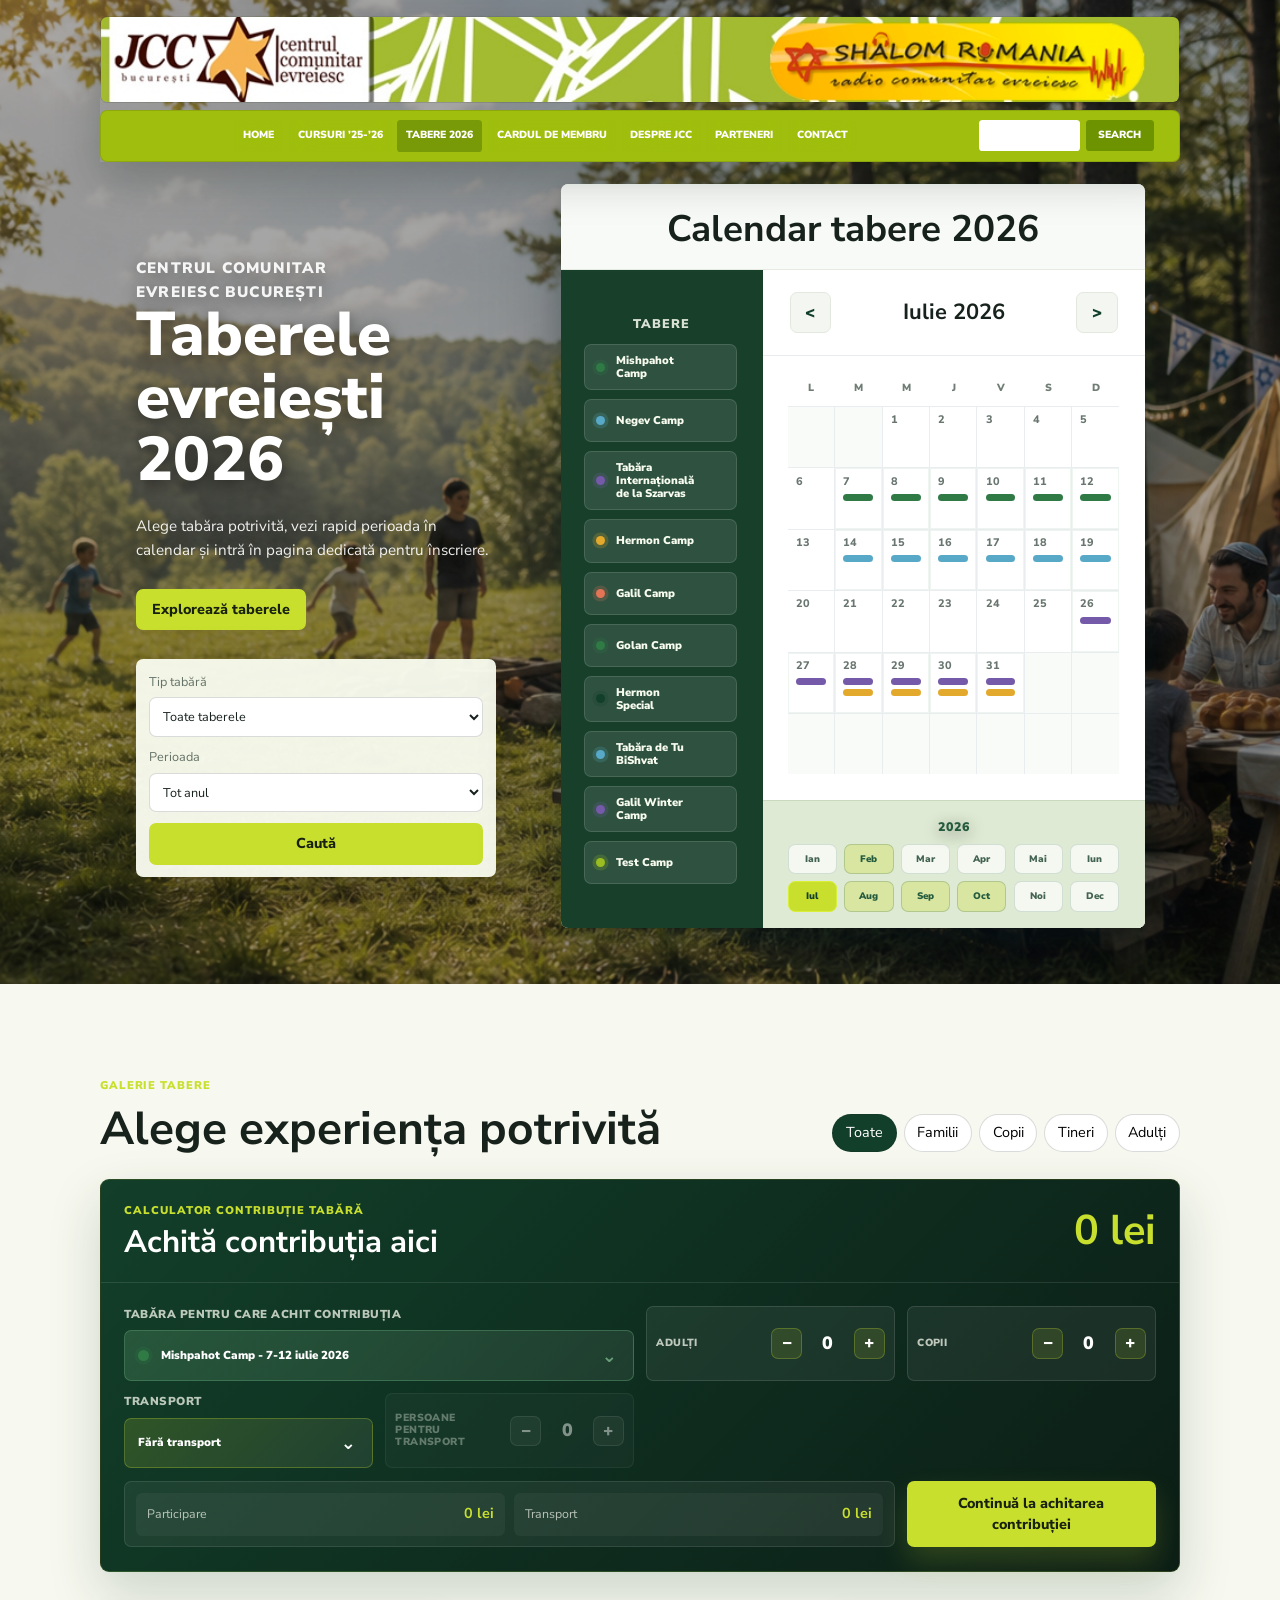
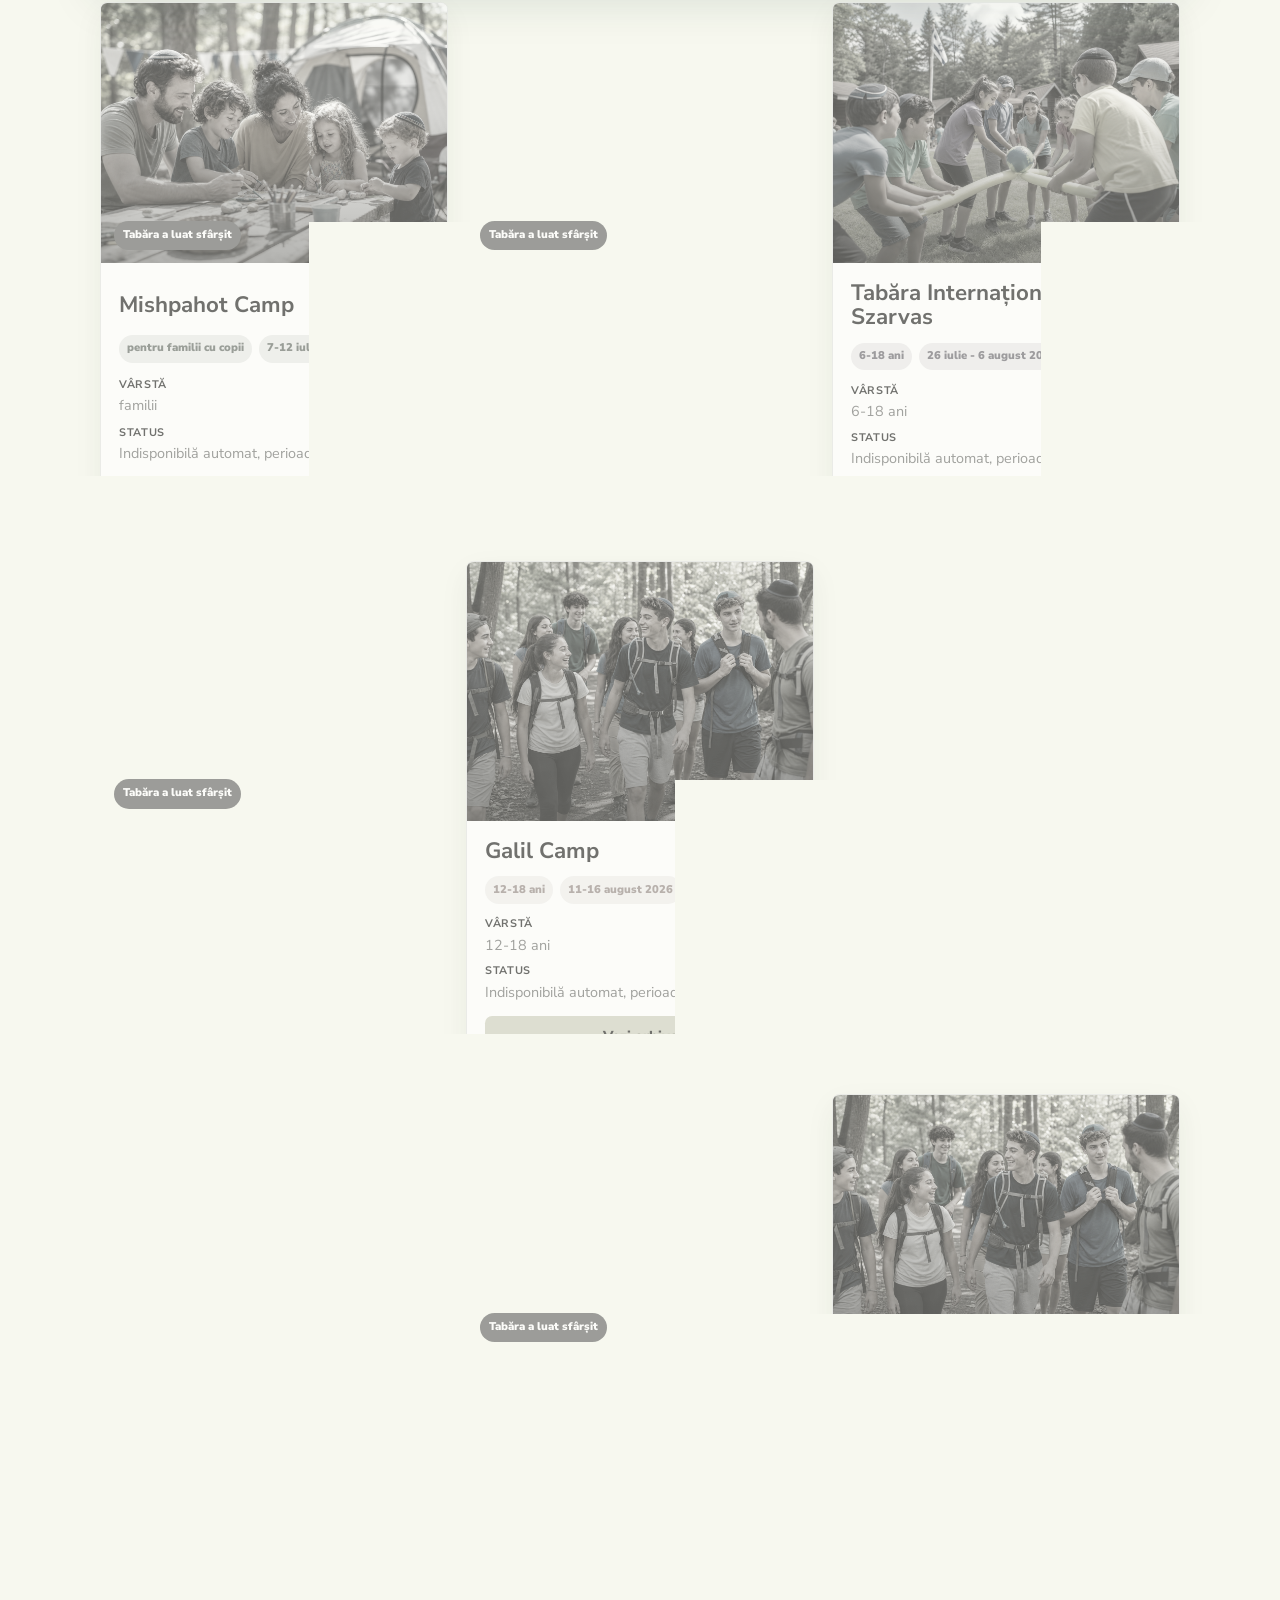
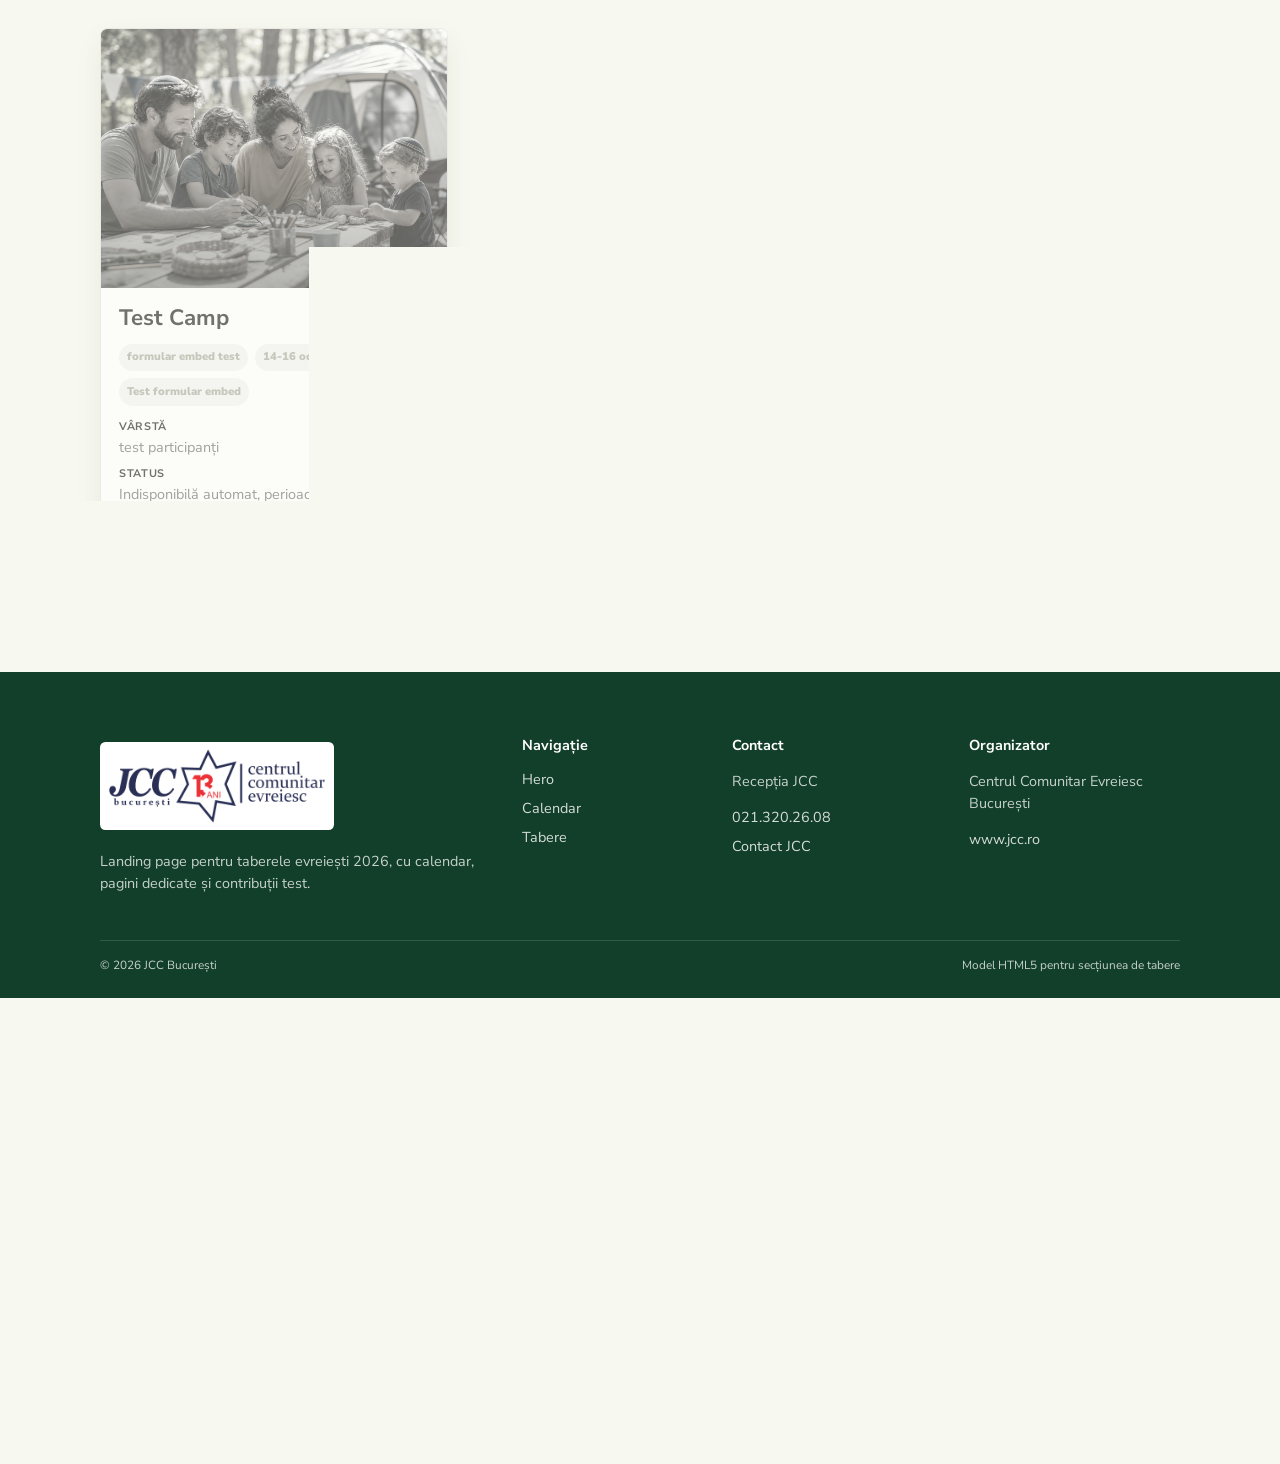
<file: index.html>
﻿<!doctype html>
<html lang="ro">
  <head>
    <meta charset="utf-8">
    <meta name="viewport" content="width=device-width, initial-scale=1">
    <meta name="description" content="Landing page model pentru Taberele Evreiești 2026 organizate de JCC București.">
    <title>Tabere JCC 2026</title>
    <link rel="stylesheet" href="styles.css">
  </head>
  <body>
    <header class="site-header jcc-official-header">
      <a class="jcc-official-hero" href="https://www.jcc.ro/" aria-label="JCC București">
        <img src="assets/jcc-header.jpg" alt="JCC București și Shalom România">
      </a>
      <div class="jcc-official-nav-row">
        <nav class="main-nav jcc-official-nav" aria-label="Navigație principală JCC">
          <a href="https://www.jcc.ro/">Home</a>
          <a href="https://www.jcc.ro/cursuri-25-26/">Cursuri ’25-’26</a>
          <a class="current" href="#top">Tabere 2026</a>
          <a href="https://www.jcc.ro/cardul-de-membru/">Cardul de membru</a>
          <a href="https://www.jcc.ro/despre-jcc/">Despre JCC</a>
          <a href="https://www.jcc.ro/parteneri/">Parteneri</a>
          <a href="https://www.jcc.ro/contact/">Contact</a>
        </nav>
        <form class="jcc-search" action="https://www.jcc.ro/" method="get" role="search">
          <label class="sr-only" for="jccSearch">Caută pe JCC.ro</label>
          <input id="jccSearch" name="s" type="search" aria-label="Caută pe JCC.ro">
          <button type="submit">Search</button>
        </form>
      </div>
    </header>

    <main id="top">
      <section class="hero" aria-labelledby="hero-title">
        <img class="hero-image" src="assets/hero-camp.png" alt="Tabără de vară în pădure cu familii, copii și corturi">
        <div class="hero-overlay"></div>
        <div class="hero-layout">
          <div class="hero-left">
            <div class="hero-content">
              <p class="eyebrow">Centrul Comunitar Evreiesc București</p>
              <h1 id="hero-title">Taberele evreiești 2026</h1>
              <p>
                Alege tabăra potrivită, vezi rapid perioada în calendar și intră în pagina dedicată pentru înscriere.
              </p>
              <div class="hero-actions">
                <a class="button primary" href="#tabere">Explorează taberele</a>
              </div>
            </div>
            <form class="quick-search" aria-label="Selecție rapidă tabără">
              <label>
                Tip tabără
                <select id="quickCategory">
                  <option value="all">Toate taberele</option>
                  <option value="familii">Familii</option>
                  <option value="copii">Copii</option>
                  <option value="tineri">Tineri</option>
                  <option value="adulti">Adulți</option>
                </select>
              </label>
              <label>
                Perioada
                <select id="quickSeason">
                  <option value="all">Tot anul</option>
                  <option value="iarna">Iarnă</option>
                  <option value="vara">Vară</option>
                </select>
              </label>
              <button class="button primary" type="button" id="quickFilterButton">Caută</button>
            </form>
          </div>

          <aside class="hero-calendar" id="calendar" aria-labelledby="calendar-title">
            <div class="calendar-app-top">
              <h2 id="calendar-title">Calendar tabere 2026</h2>
            </div>
            <div class="calendar-app-body">
              <aside class="calendar-sidebar">
                <div class="people-list">
                  <h3>Tabere</h3>
                  <div class="calendar-legend" id="calendarLegend" aria-label="Legenda tabere"></div>
                </div>
              </aside>
              <div class="calendar-main-panel">
                <div class="calendar-slider-head">
                  <button class="calendar-nav-button" type="button" id="prevMonth" aria-label="Luna anterioară">&lt;</button>
                  <h3 id="calendarMonthTitle">Iulie 2026</h3>
                  <button class="calendar-nav-button" type="button" id="nextMonth" aria-label="Luna următoare">&gt;</button>
                </div>
                <div class="single-calendar" id="singleCalendar" aria-live="polite"></div>
                <div class="mini-month">
                  <p>2026</p>
                  <div class="mini-grid" id="miniCalendar"></div>
                </div>
              </div>
            </div>
          </aside>
        </div>
      </section>

      <section class="section camps-section" id="tabere" aria-labelledby="camps-title">
        <div class="section-heading split">
          <div>
            <p class="eyebrow">Galerie tabere</p>
            <h2 id="camps-title">Alege experiența potrivită</h2>
          </div>
          <div class="filter-bar" aria-label="Filtrare tabere">
            <button class="filter-chip active" type="button" data-filter="all">Toate</button>
            <button class="filter-chip" type="button" data-filter="familii">Familii</button>
            <button class="filter-chip" type="button" data-filter="copii">Copii</button>
            <button class="filter-chip" type="button" data-filter="tineri">Tineri</button>
            <button class="filter-chip" type="button" data-filter="adulti">Adulți</button>
          </div>
        </div>
        <section class="payment-calculator" id="contributie" aria-labelledby="payment-calculator-title">
          <div class="calculator-top">
            <div>
              <p class="eyebrow">Calculator contribuție tabără</p>
              <h3 id="payment-calculator-title">Achită contribuția aici</h3>
            </div>
            <strong id="calculatorTotal">0 lei</strong>
          </div>

          <form class="calculator-form" id="paymentCalculator">
            <div class="calculator-field calculator-camp-field">
              <span>Tabăra pentru care achit contribuția</span>
              <div class="calculator-camp-picker" id="calculatorCampPicker">
                <button class="calculator-camp-trigger" id="calculatorCampButton" type="button" aria-haspopup="listbox" aria-expanded="false">
                  <span class="camp-color-dot" aria-hidden="true"></span>
                  <span id="calculatorCampButtonText">Alege tabăra</span>
                  <span class="calculator-caret" aria-hidden="true">⌄</span>
                </button>
                <div class="calculator-camp-menu" id="calculatorCampList" role="listbox"></div>
                <input id="calculatorCamp" type="hidden" value="">
              </div>
            </div>

            <div class="calculator-qty-grid" id="calculatorQuantities"></div>

            <label class="calculator-field">
              <span>Transport</span>
              <div class="calculator-select-picker" id="calculatorTransportPicker">
                <button class="calculator-select-trigger" id="calculatorTransportButton" type="button" aria-haspopup="listbox" aria-expanded="false">
                  <span id="calculatorTransportButtonText">Fără transport</span>
                  <span class="calculator-caret" aria-hidden="true">⌄</span>
                </button>
                <div class="calculator-select-menu" id="calculatorTransportList" role="listbox">
                  <button class="calculator-select-option" type="button" role="option" data-calculator-transport="none">Fără transport</button>
                  <button class="calculator-select-option" type="button" role="option" data-calculator-transport="dus">Doar dus</button>
                  <button class="calculator-select-option" type="button" role="option" data-calculator-transport="intors">Doar întors</button>
                  <button class="calculator-select-option" type="button" role="option" data-calculator-transport="dus-intors">Dus-întors</button>
                </div>
                <input id="calculatorTransportMode" type="hidden" value="none">
              </div>
            </label>

            <div class="calculator-stepper calculator-transport-stepper" data-calculator-stepper="transport">
              <span>Persoane pentru transport</span>
              <button type="button" data-calculator-decrement="transport" aria-label="Scade persoane pentru transport">−</button>
              <output id="calculatorTransportQty" data-calculator-qty="transport">0</output>
              <button type="button" data-calculator-increment="transport" aria-label="Crește persoane pentru transport">+</button>
            </div>

            <div class="calculator-summary" aria-live="polite">
              <div>
                <span>Participare</span>
                <strong id="calculatorCampSubtotal">0 lei</strong>
              </div>
              <div>
                <span>Transport</span>
                <strong id="calculatorTransportSubtotal">0 lei</strong>
              </div>
            </div>

            <a class="button primary calculator-pay-button" id="calculatorPayLink" href="#tabere">Continuă la achitarea contribuției</a>
          </form>
        </section>
        <div class="camp-grid" id="campGrid"></div>
      </section>
    </main>

    <footer class="site-footer">
      <div class="footer-grid">
        <div>
          <a class="brand footer-brand brand-logo-link" href="#top" aria-label="JCC București - Centrul Evreiesc">
            <img class="brand-logo" src="assets/logo-jcc-bucuresti.png" alt="JCC București - Centrul Evreiesc">
          </a>
          <p>Landing page pentru taberele evreiești 2026, cu calendar, pagini dedicate și contribuții test.</p>
        </div>
        <div>
          <h3>Navigație</h3>
          <a href="#top">Hero</a>
          <a href="#calendar">Calendar</a>
          <a href="#tabere">Tabere</a>
        </div>
        <div>
          <h3>Contact</h3>
          <p>Recepția JCC</p>
          <a href="tel:+40213202608">021.320.26.08</a>
          <a href="http://www.jcc.ro/contact">Contact JCC</a>
        </div>
        <div>
          <h3>Organizator</h3>
          <p>Centrul Comunitar Evreiesc București</p>
          <a href="http://www.jcc.ro">www.jcc.ro</a>
        </div>
      </div>
      <div class="footer-bottom">
        <span>&copy; 2026 JCC București</span>
        <span>Model HTML5 pentru secțiunea de tabere</span>
      </div>
    </footer>

    <nav class="mobile-app-nav" aria-label="Navigație mobilă">
      <a class="mobile-nav-item is-active" href="#top" aria-label="Acasă">
        <svg viewBox="0 0 24 24" aria-hidden="true">
          <path d="M3 10.8 12 3l9 7.8v9.7a1 1 0 0 1-1 1h-5.2v-6.3H9.2v6.3H4a1 1 0 0 1-1-1z"></path>
        </svg>
        <span>Home</span>
      </a>
      <a class="mobile-nav-item" href="#contributie" aria-label="Contribuție">
        <svg viewBox="0 0 24 24" aria-hidden="true">
          <path d="M6 7.5h12a2 2 0 0 1 2 2v7a2 2 0 0 1-2 2H6a2 2 0 0 1-2-2v-7a2 2 0 0 1 2-2z"></path>
          <path d="M17 12.7h3"></path>
          <path d="M7 7.5V6a2 2 0 0 1 2-2h7"></path>
        </svg>
        <span>Contribuție</span>
      </a>
      <a class="mobile-nav-item" href="#tabere" aria-label="Tabere">
        <svg viewBox="0 0 24 24" aria-hidden="true">
          <path d="M4 19h16L12 4z"></path>
          <path d="M12 4v15"></path>
          <path d="M8.5 19 12 11l3.5 8"></path>
        </svg>
        <span>Tabere</span>
      </a>
      <a class="mobile-nav-item" href="#calendar" aria-label="Calendar 2026">
        <svg viewBox="0 0 24 24" aria-hidden="true">
          <path d="M5 5.8h14a1.5 1.5 0 0 1 1.5 1.5v11.2A1.5 1.5 0 0 1 19 20H5a1.5 1.5 0 0 1-1.5-1.5V7.3A1.5 1.5 0 0 1 5 5.8z"></path>
          <path d="M8 4v4"></path>
          <path d="M16 4v4"></path>
          <path d="M3.5 10h17"></path>
        </svg>
        <span>Calendar</span>
      </a>
    </nav>

    <script src="app.js"></script>
  </body>
</html>
</file>
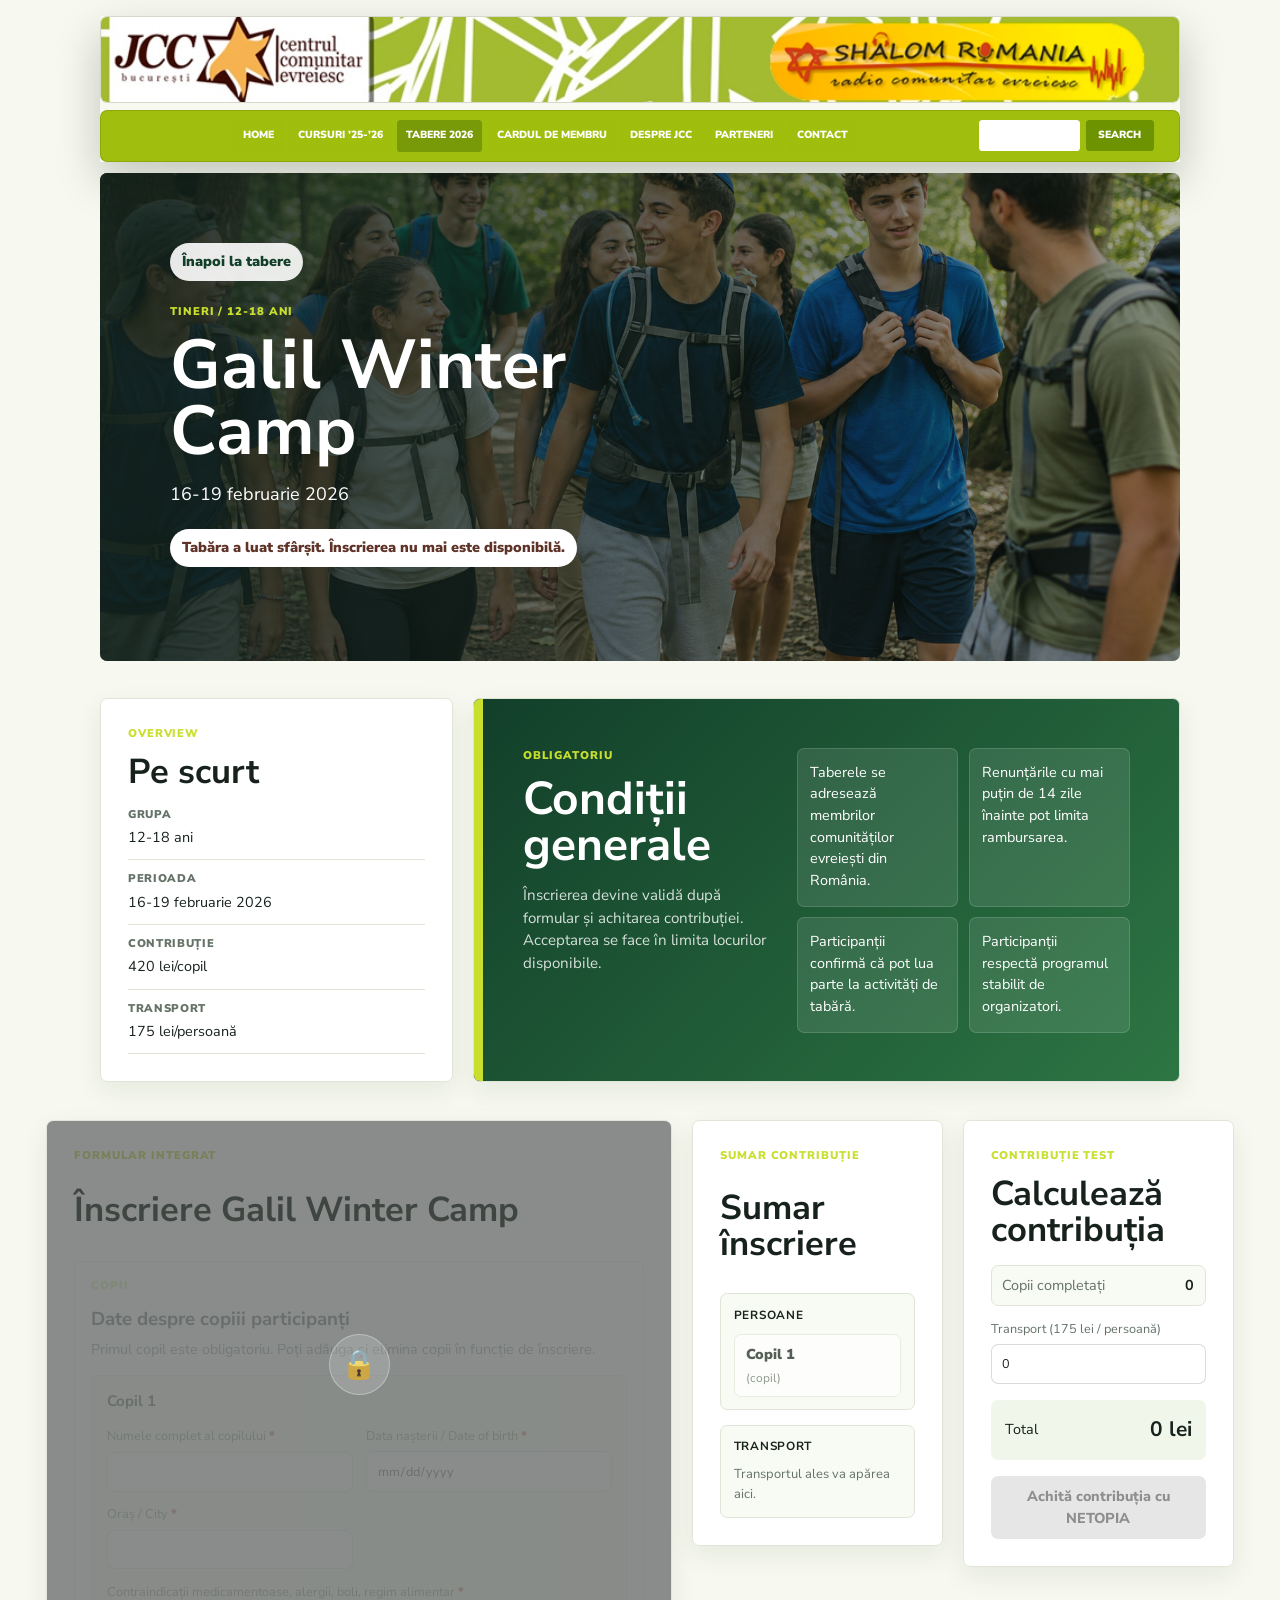
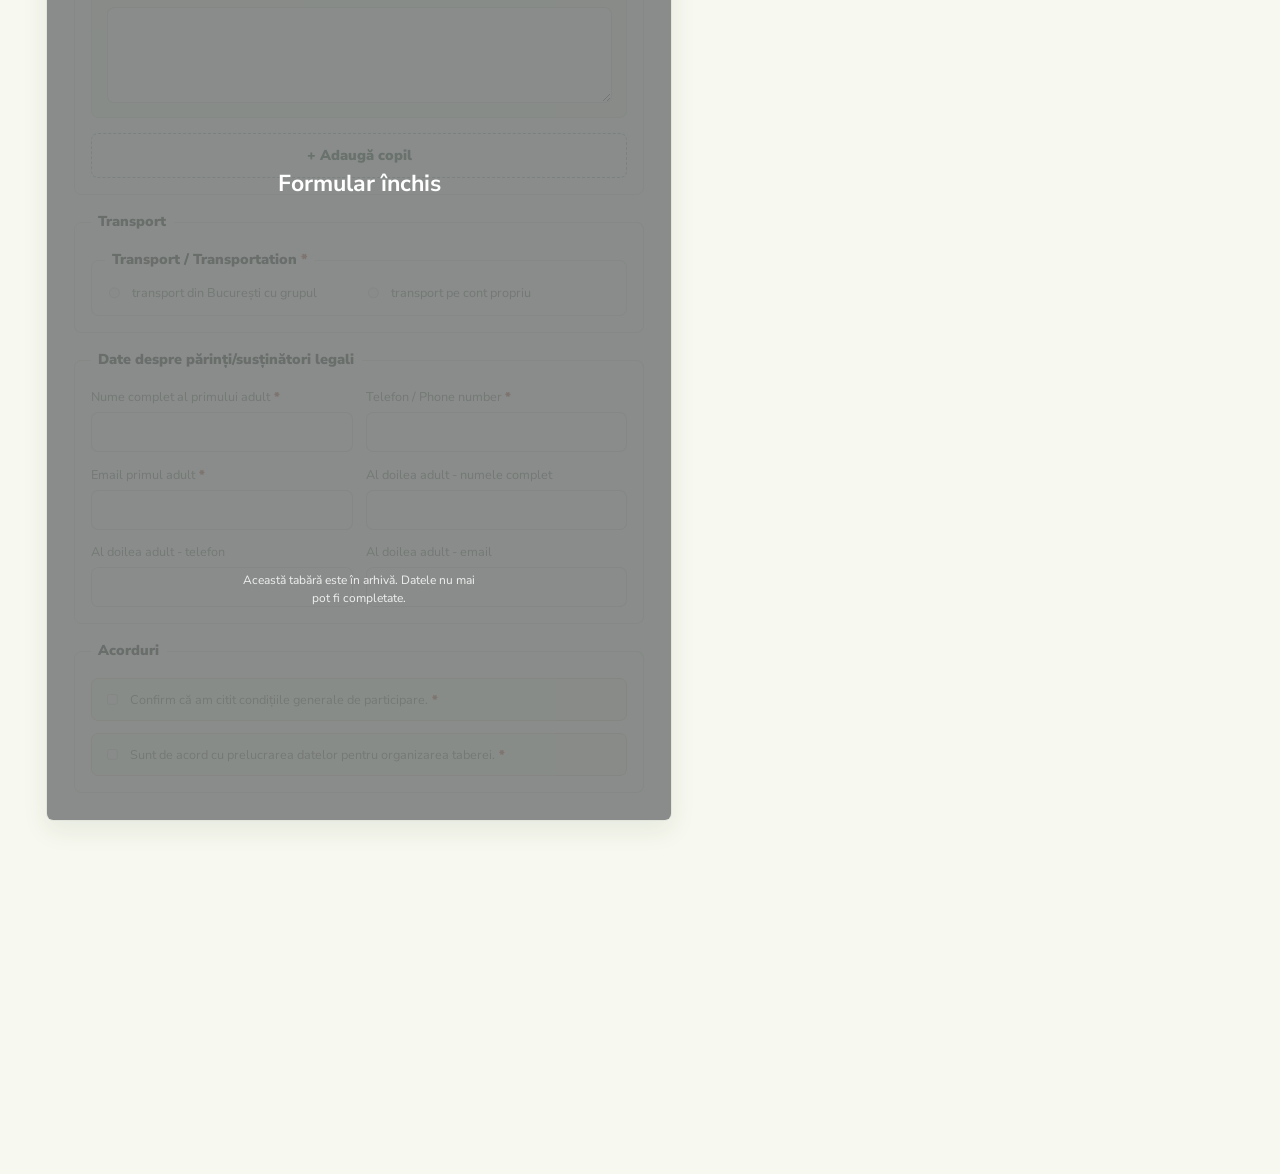
<file: galil-winter.html>
<!doctype html><html lang="ro"><head><meta charset="utf-8"><meta name="viewport" content="width=device-width, initial-scale=1"><title>Galil Winter Camp | Tabere JCC 2026</title><link rel="stylesheet" href="styles.css"></head><body data-camp-id="galil-winter"><main id="campDetail"></main><script src="app.js"></script><script src="camp-page.js"></script></body></html>
</file>
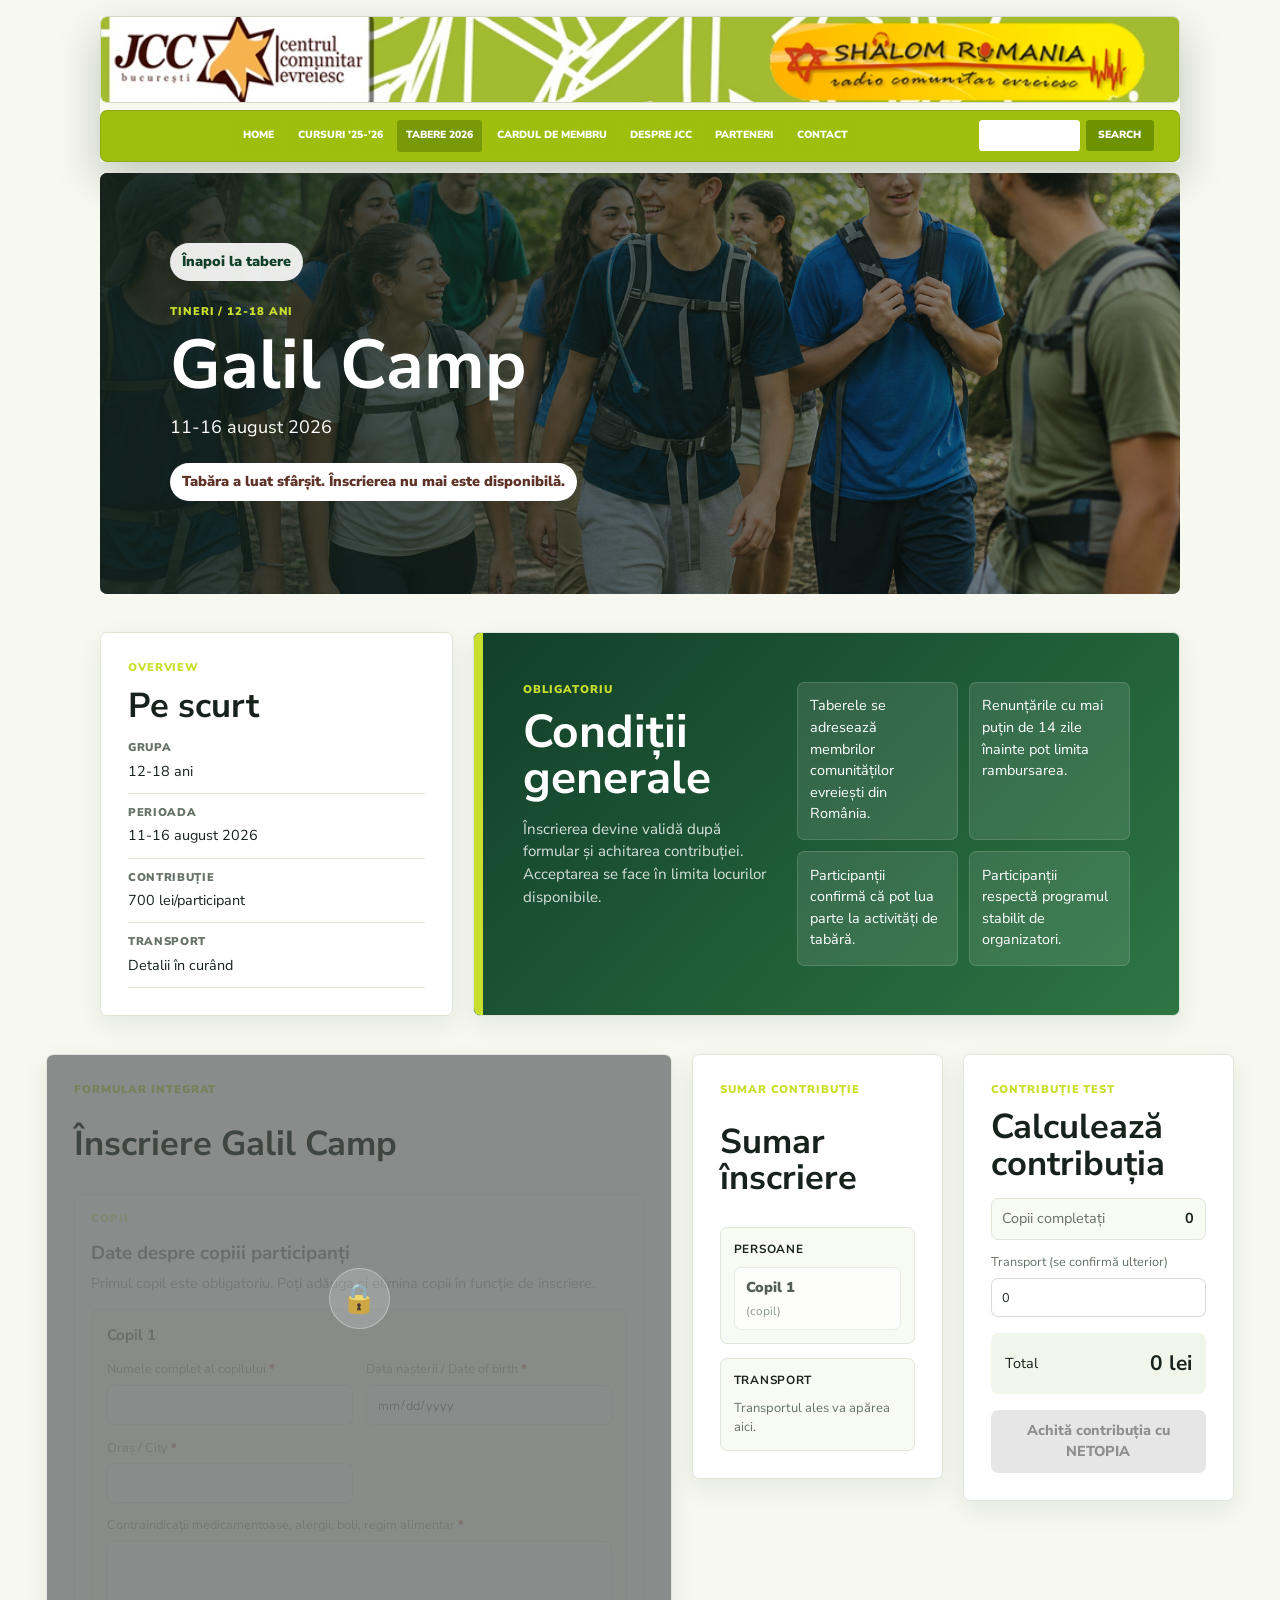
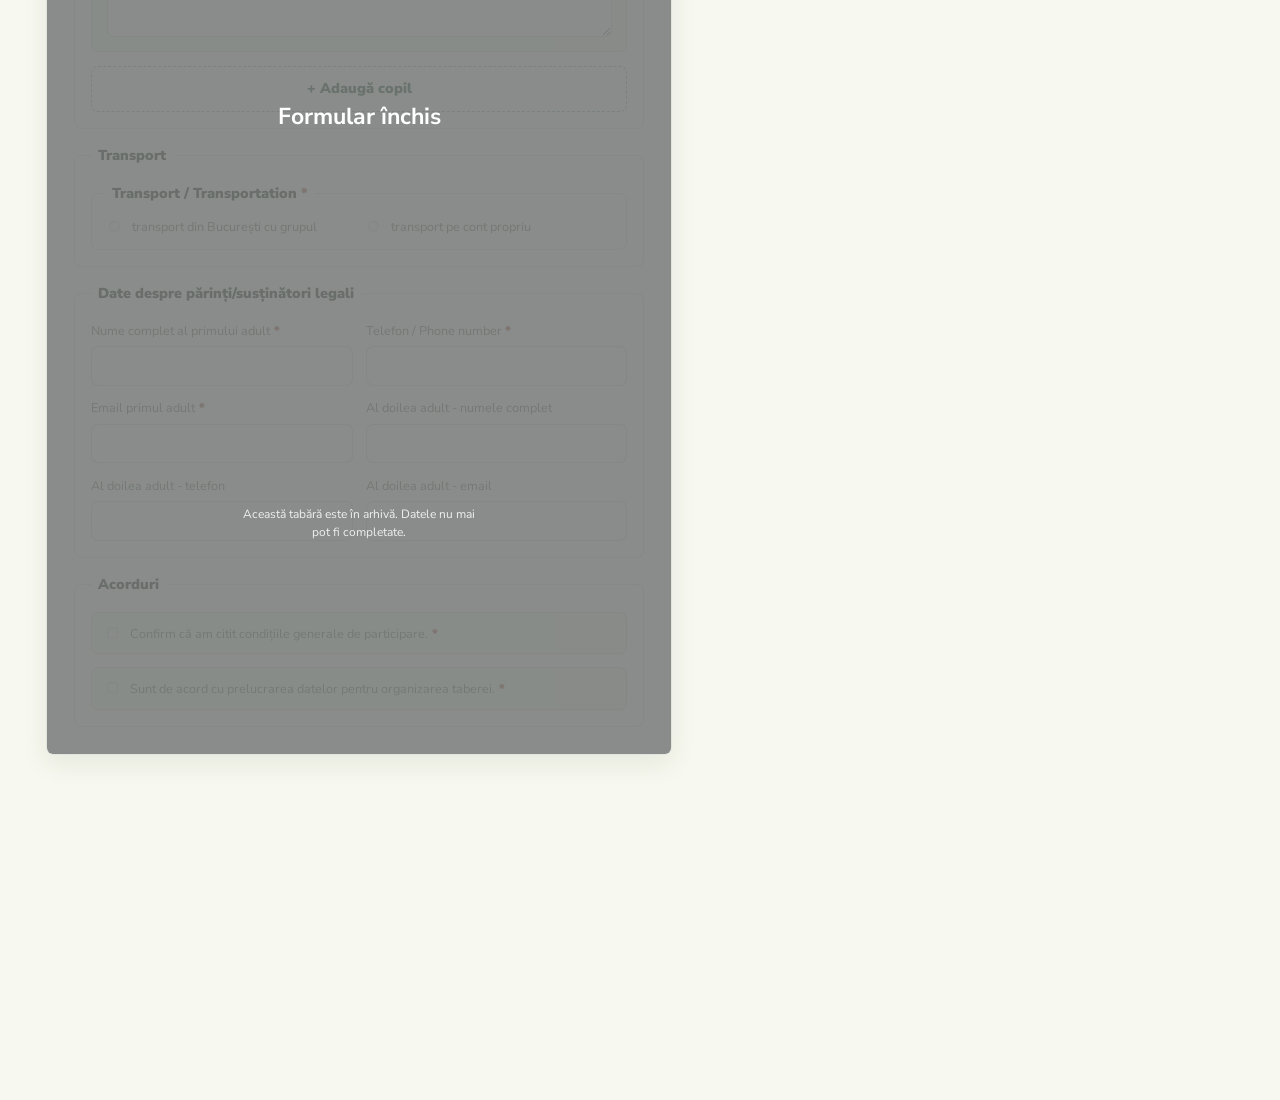
<file: galil.html>
<!doctype html><html lang="ro"><head><meta charset="utf-8"><meta name="viewport" content="width=device-width, initial-scale=1"><title>Galil Camp | Tabere JCC 2026</title><link rel="stylesheet" href="styles.css"></head><body data-camp-id="galil"><main id="campDetail"></main><script src="app.js"></script><script src="camp-page.js"></script></body></html>
</file>
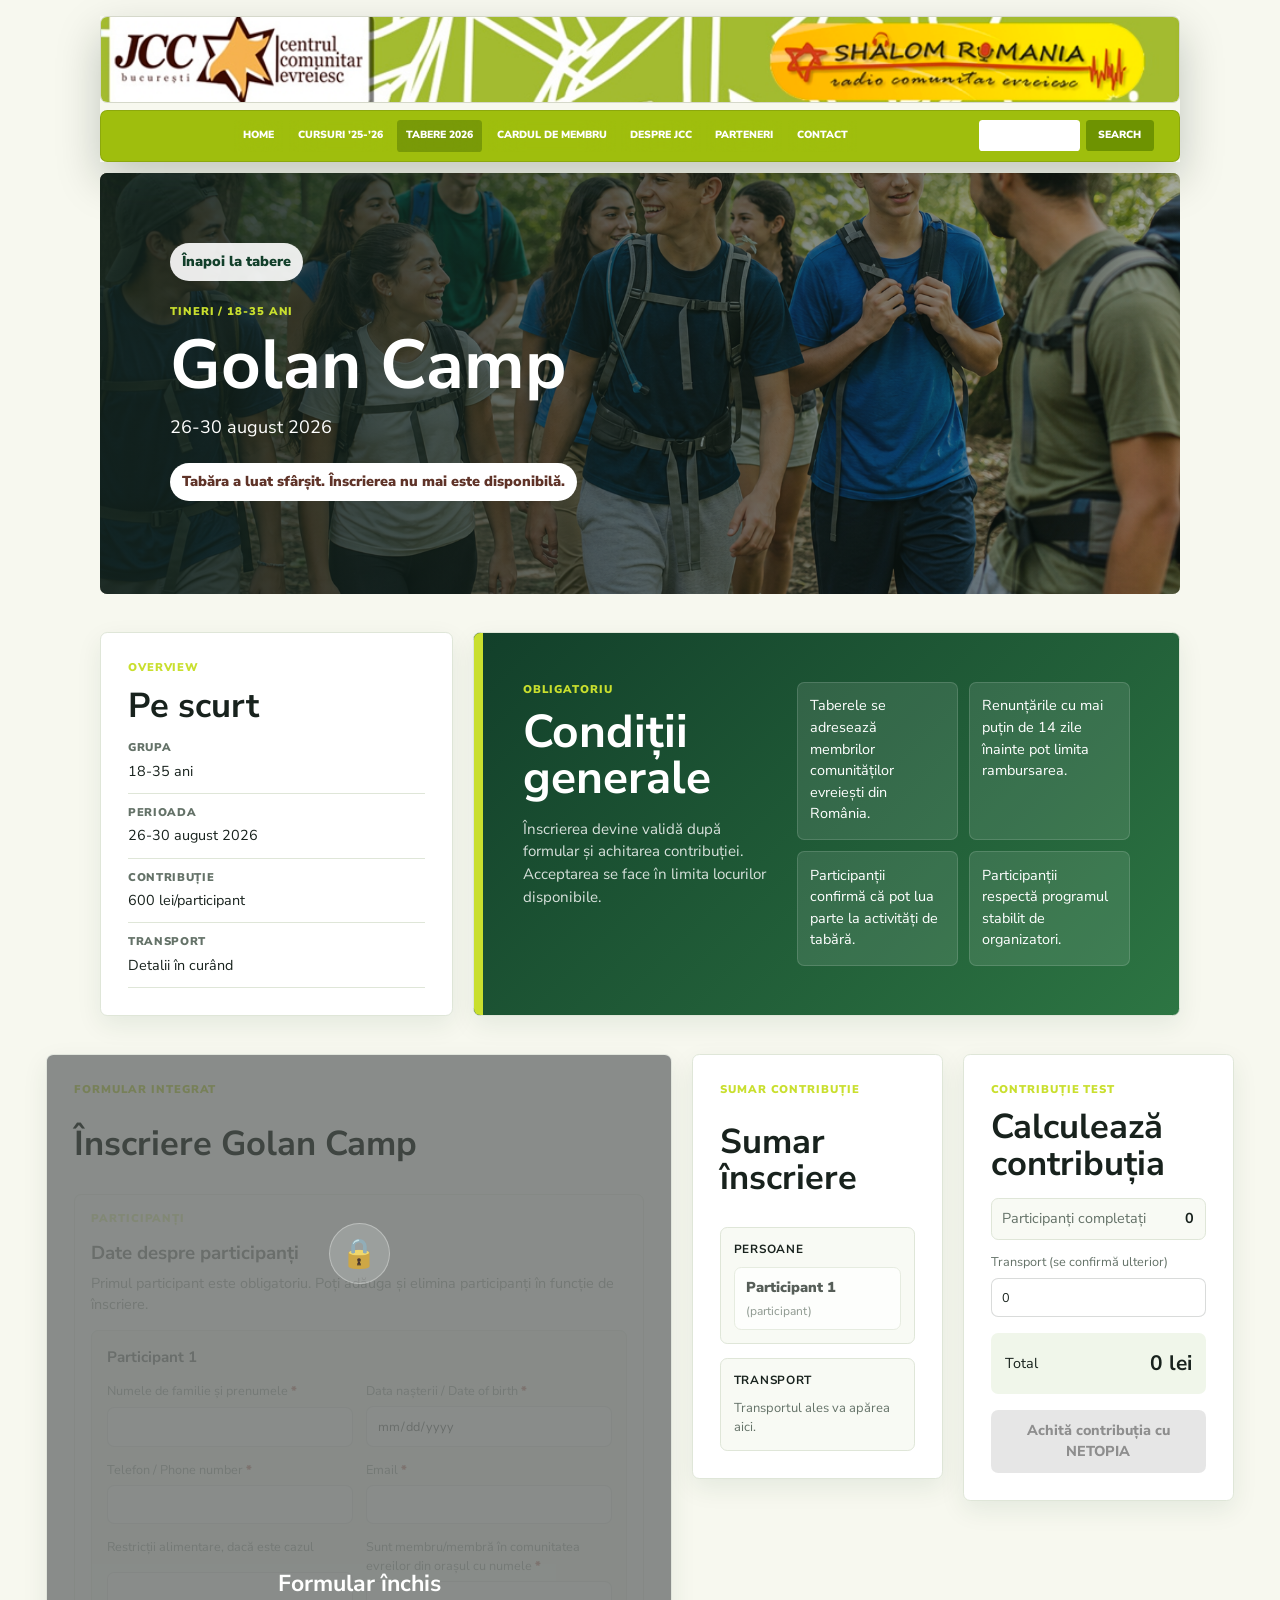
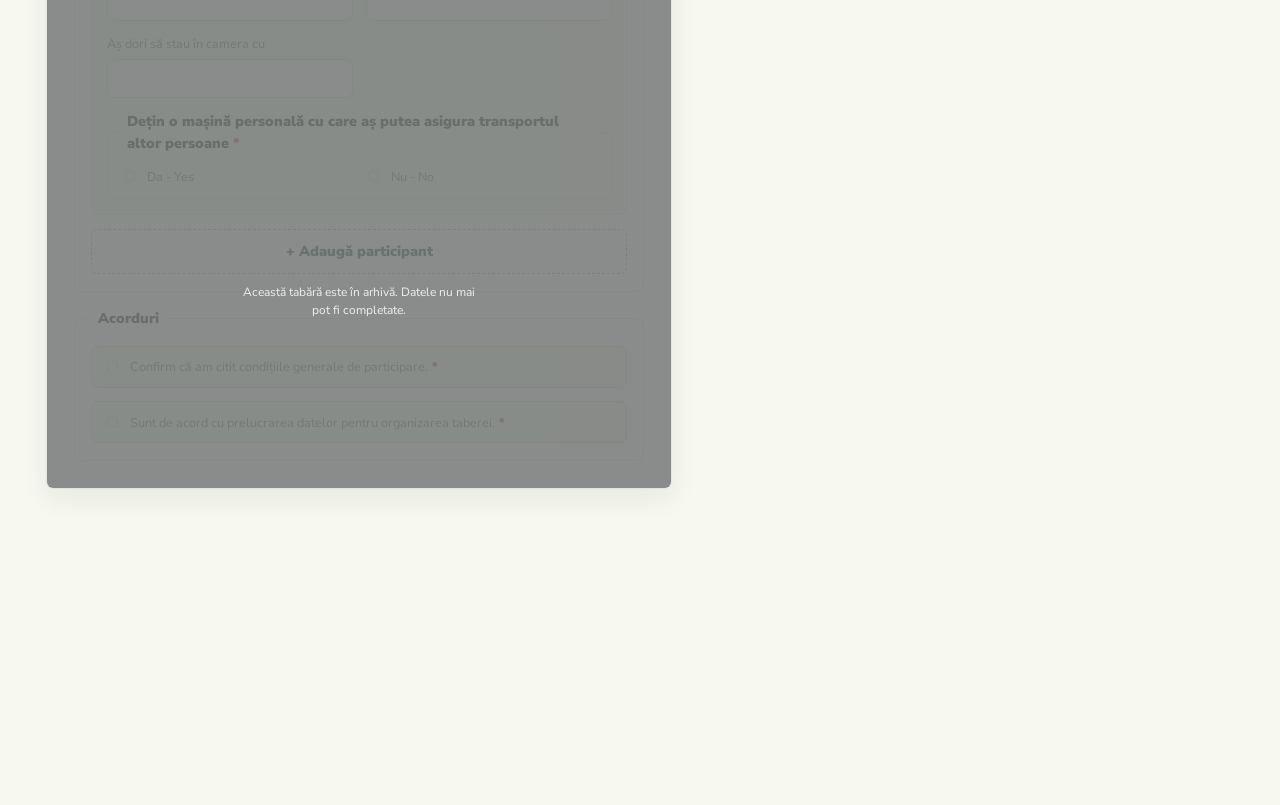
<file: golan.html>
<!doctype html><html lang="ro"><head><meta charset="utf-8"><meta name="viewport" content="width=device-width, initial-scale=1"><title>Golan Camp | Tabere JCC 2026</title><link rel="stylesheet" href="styles.css"></head><body data-camp-id="golan"><main id="campDetail"></main><script src="app.js"></script><script src="camp-page.js"></script></body></html>
</file>
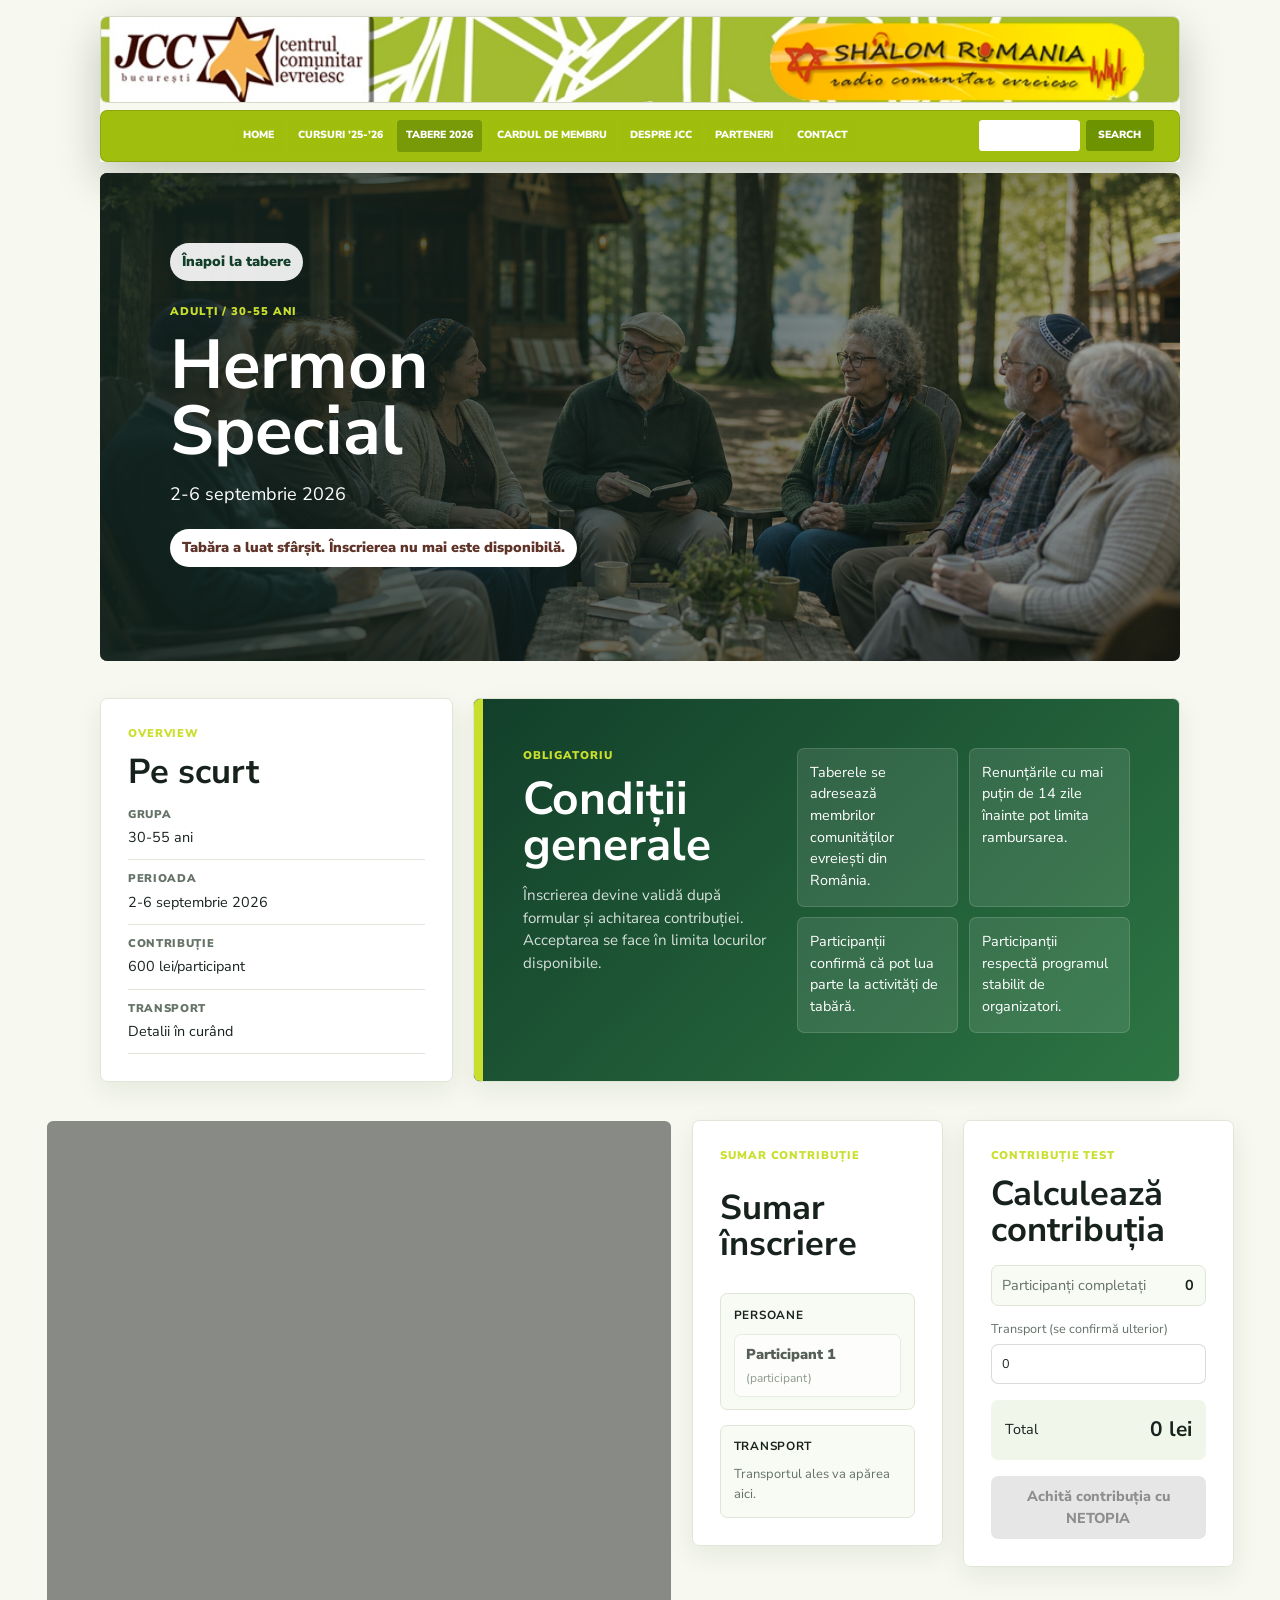
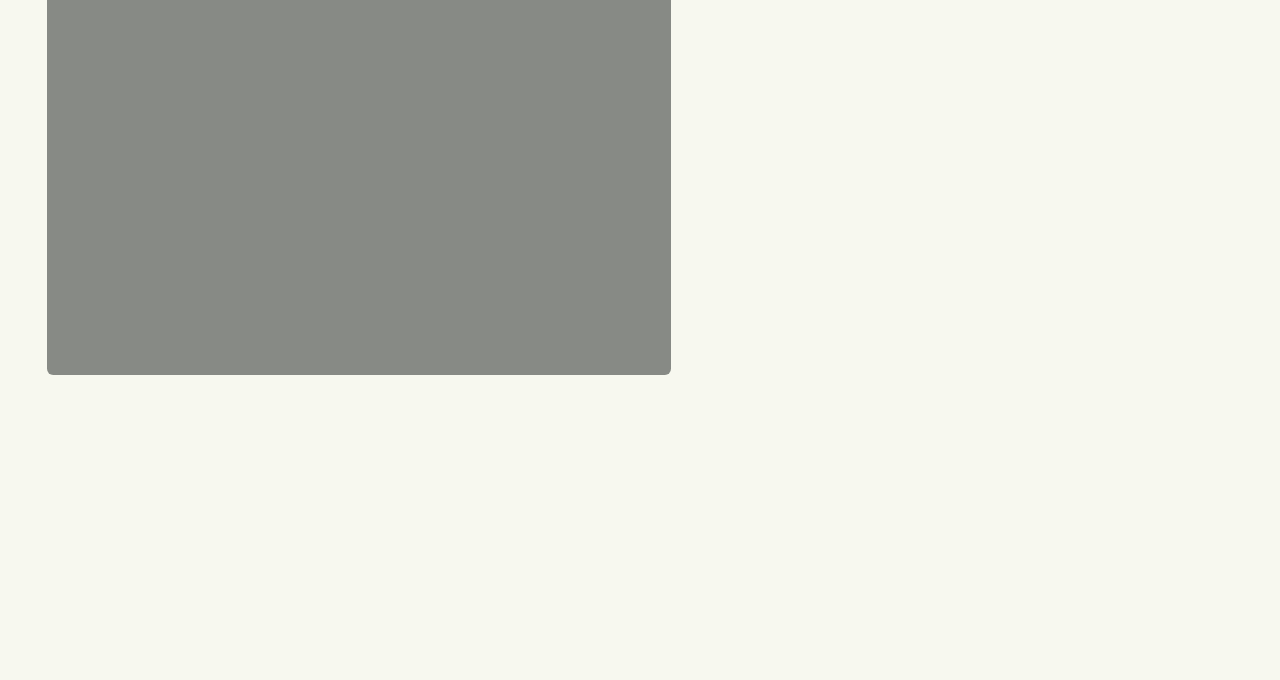
<file: hermon-special.html>
<!doctype html><html lang="ro"><head><meta charset="utf-8"><meta name="viewport" content="width=device-width, initial-scale=1"><title>Hermon Special | Tabere JCC 2026</title><link rel="stylesheet" href="styles.css"></head><body data-camp-id="hermon-special"><main id="campDetail"></main><script src="app.js"></script><script src="camp-page.js"></script></body></html>
</file>
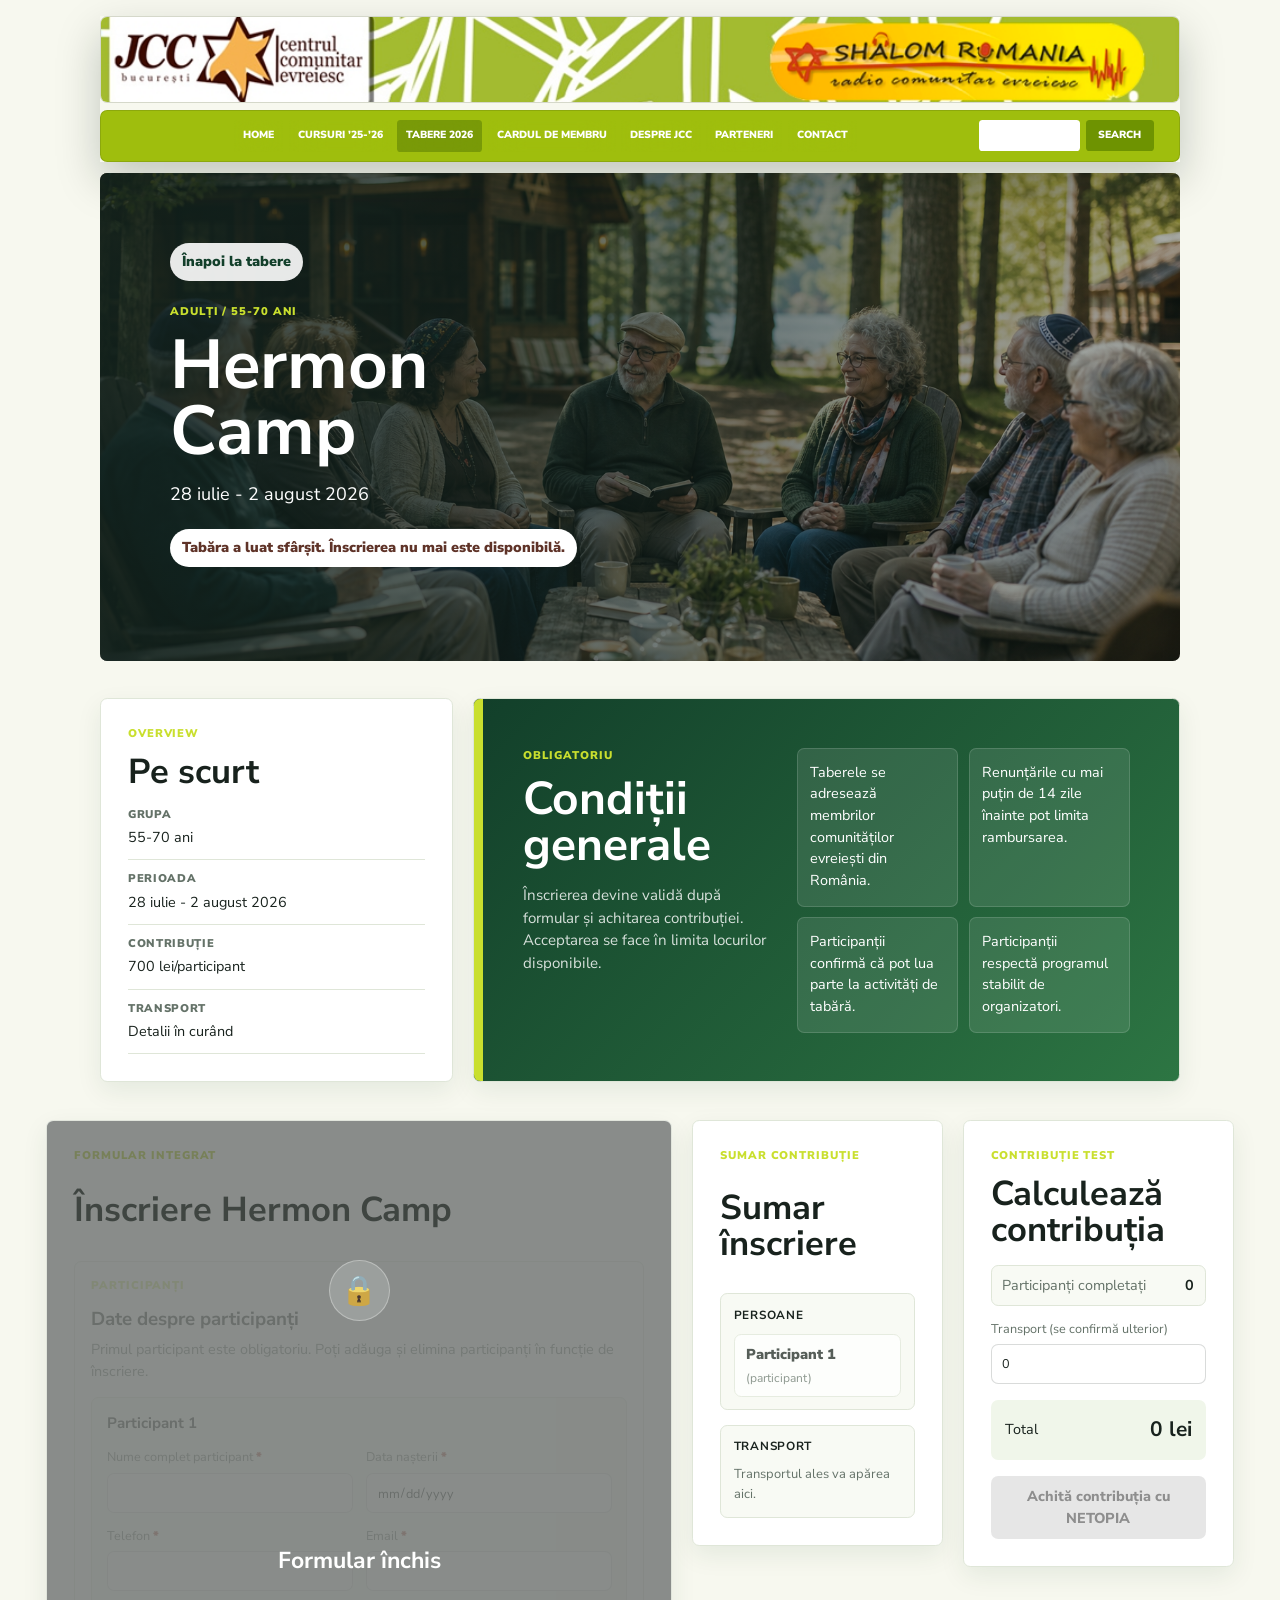
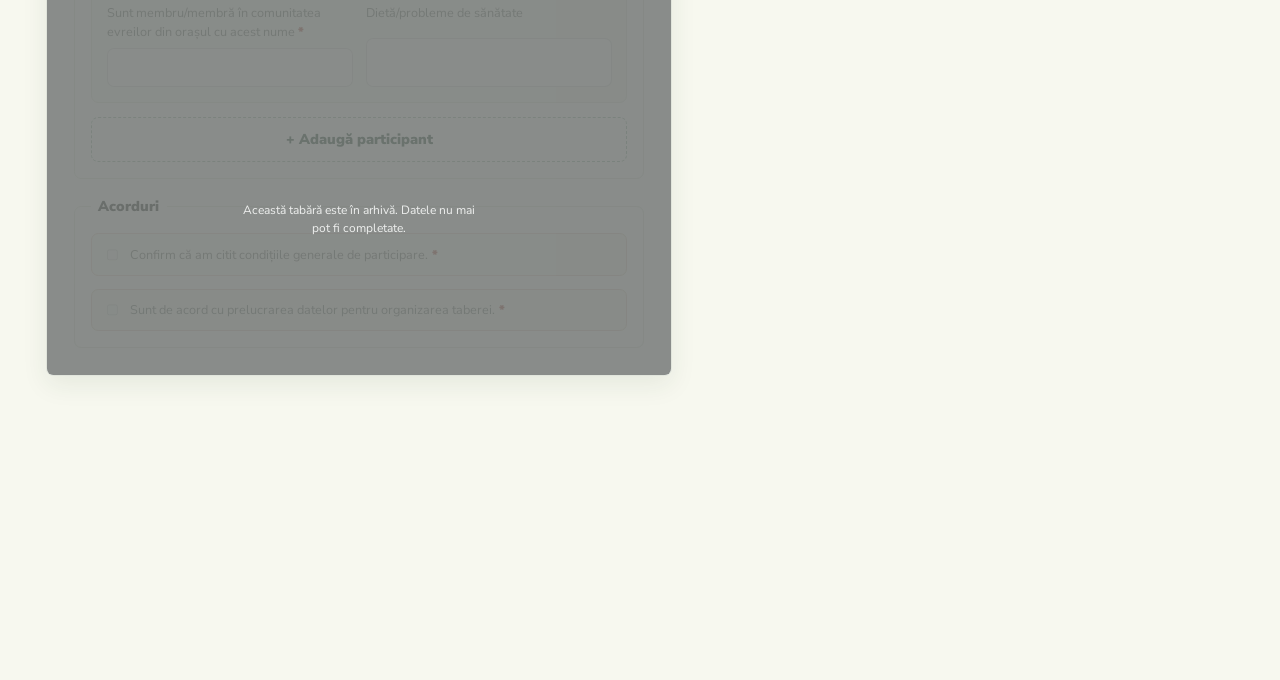
<file: hermon.html>
<!doctype html><html lang="ro"><head><meta charset="utf-8"><meta name="viewport" content="width=device-width, initial-scale=1"><title>Hermon Camp | Tabere JCC 2026</title><link rel="stylesheet" href="styles.css"></head><body data-camp-id="hermon"><main id="campDetail"></main><script src="app.js"></script><script src="camp-page.js"></script></body></html>
</file>
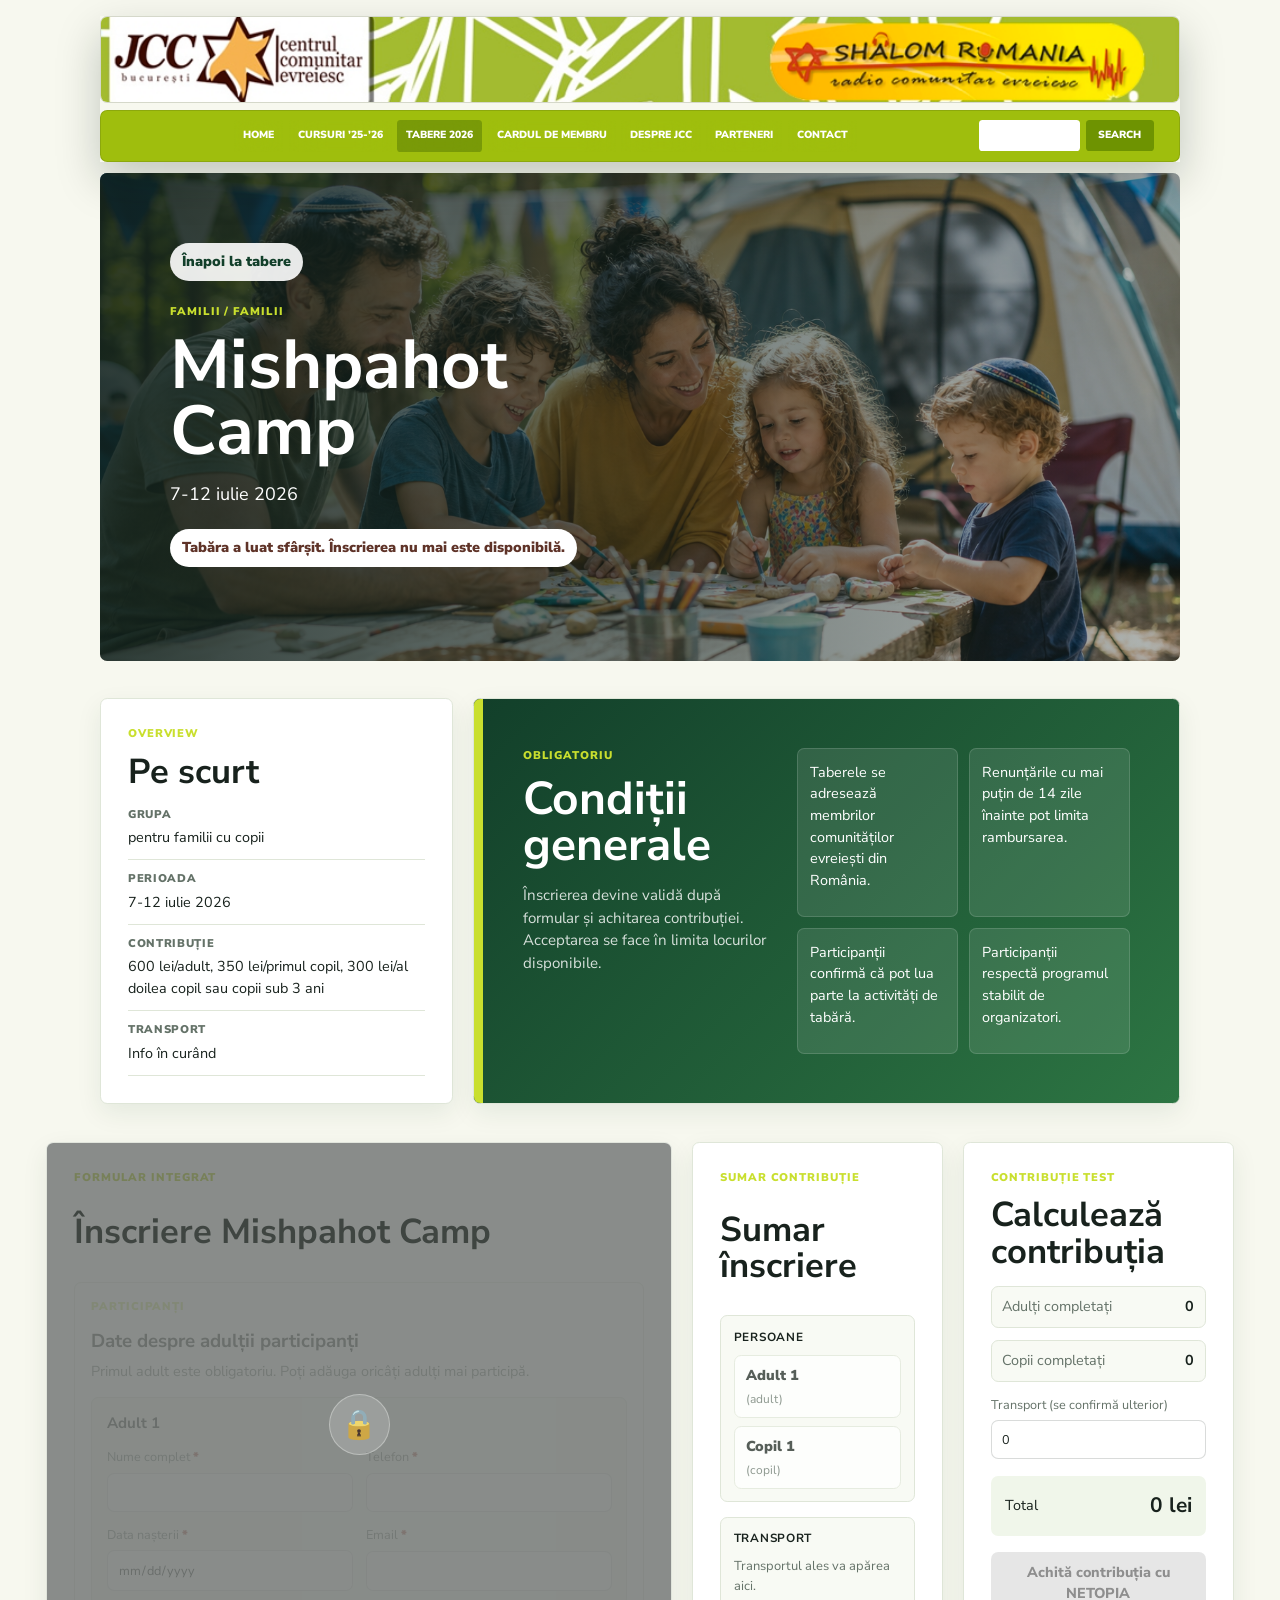
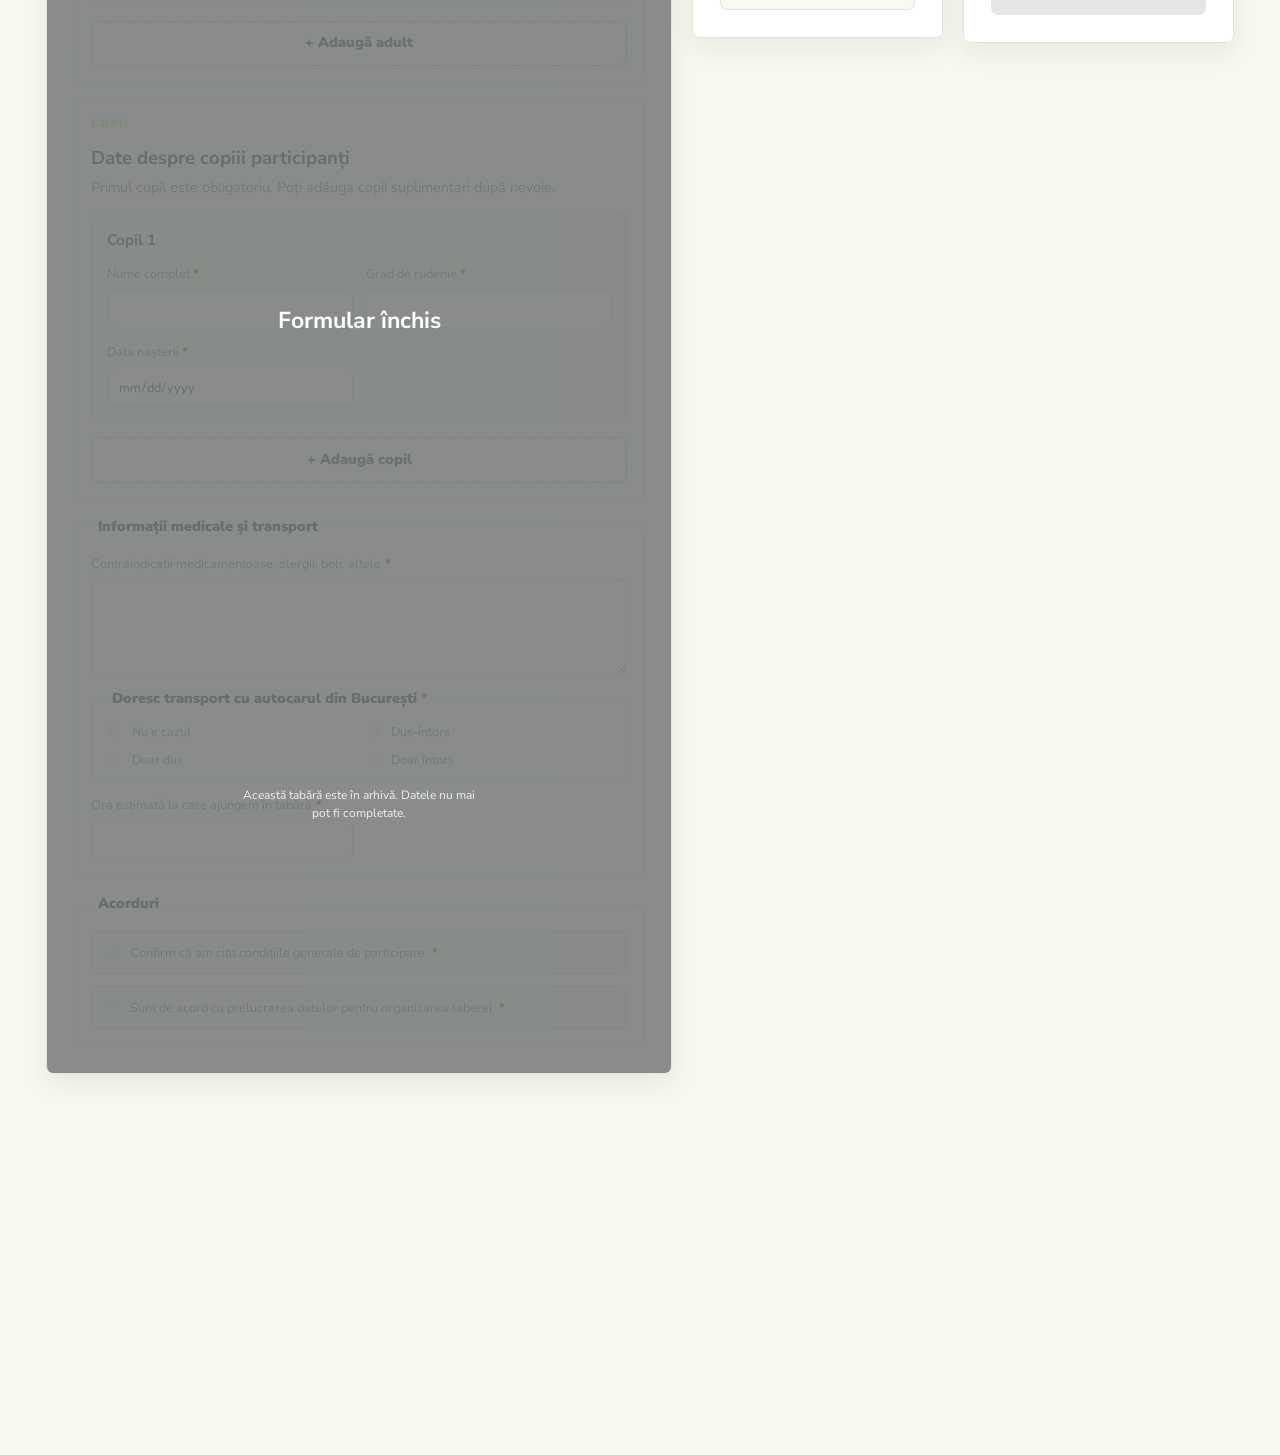
<file: mishpahot.html>
<!doctype html><html lang="ro"><head><meta charset="utf-8"><meta name="viewport" content="width=device-width, initial-scale=1"><title>Mishpahot Camp | Tabere JCC 2026</title><link rel="stylesheet" href="styles.css"></head><body data-camp-id="mishpahot"><main id="campDetail"></main><script src="app.js"></script><script src="camp-page.js"></script></body></html>
</file>
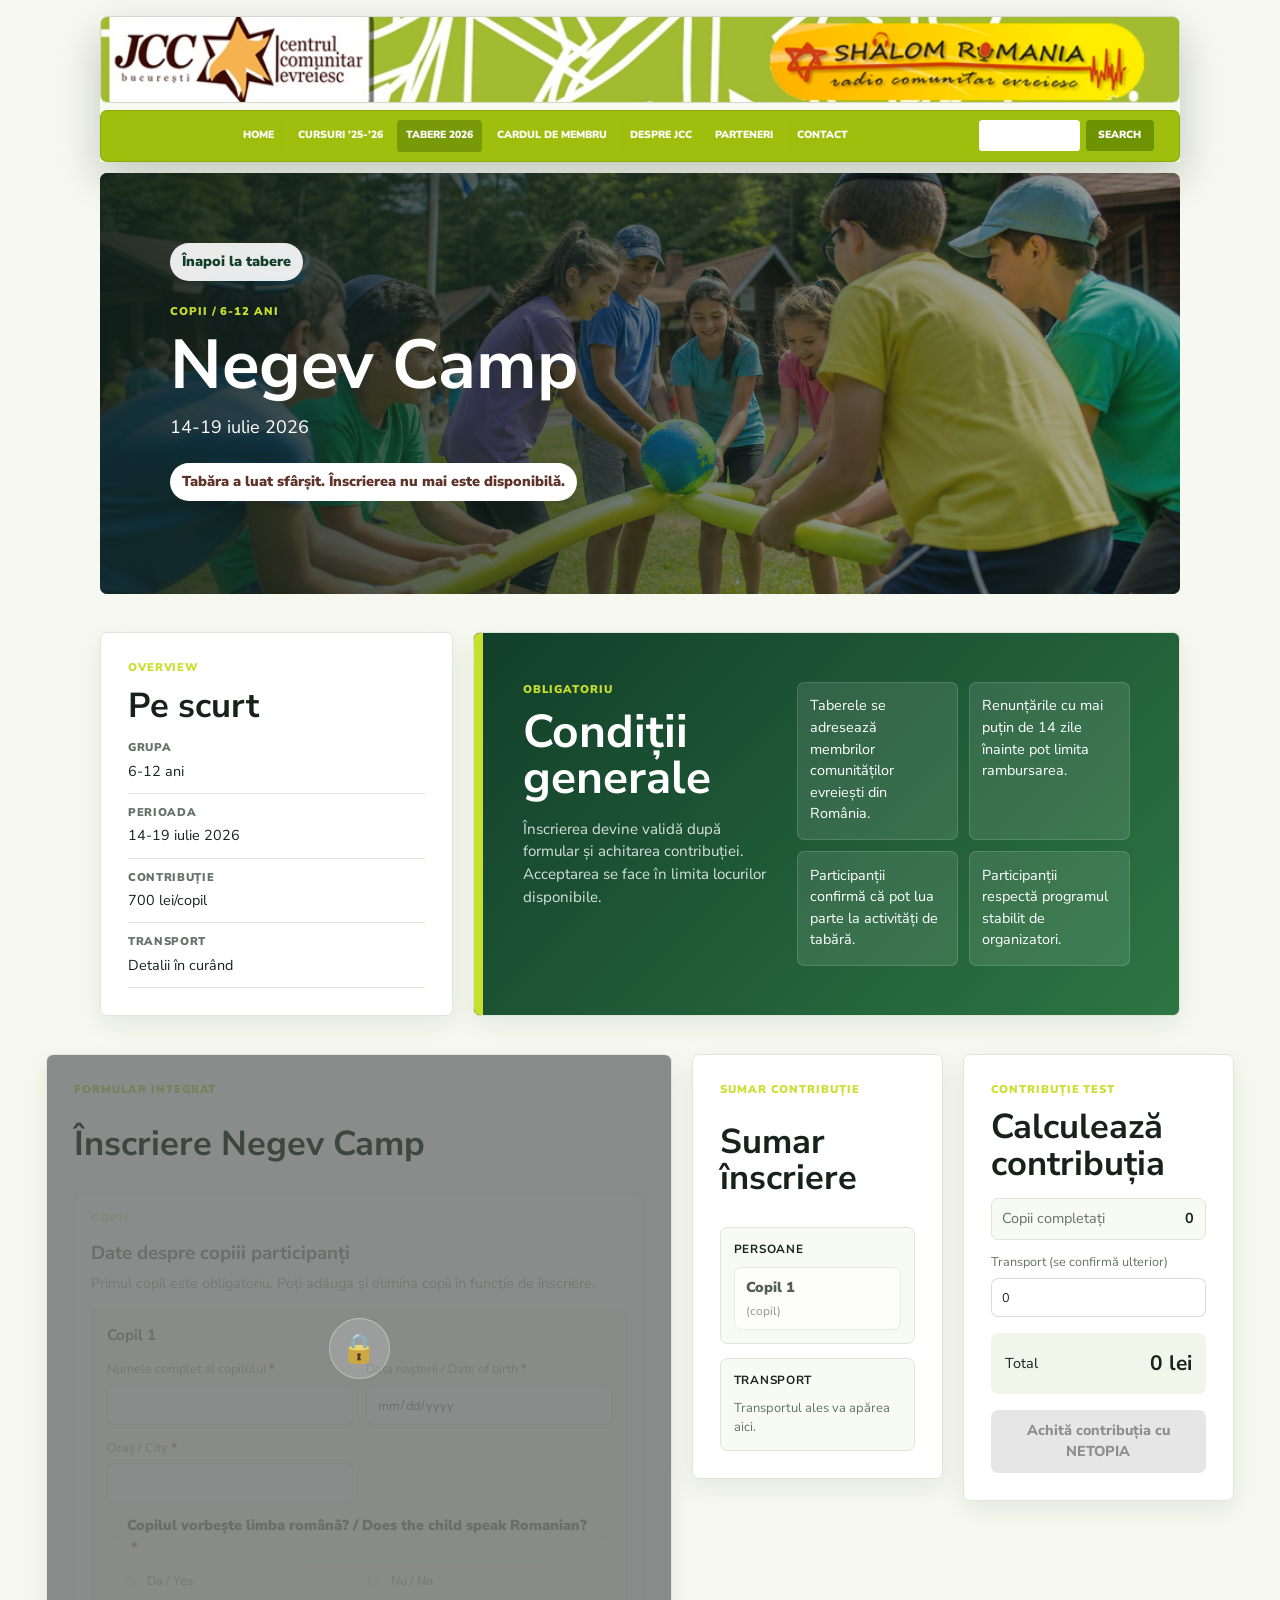
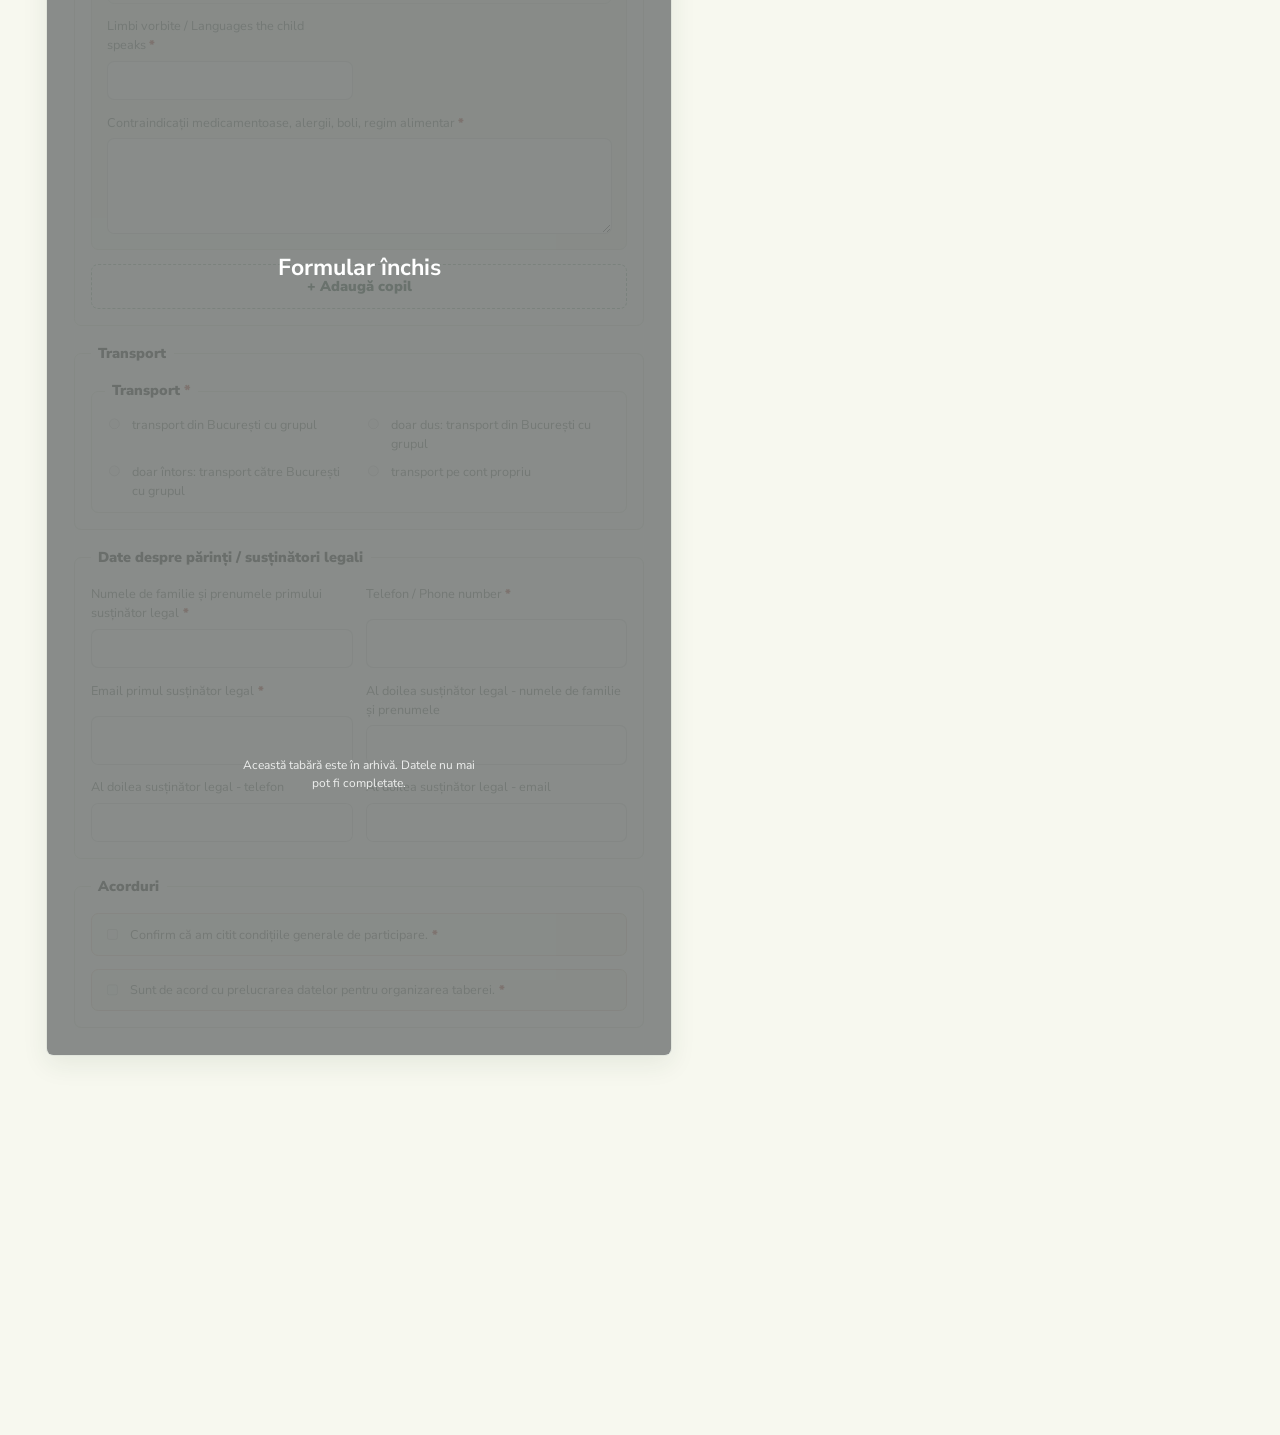
<file: negev.html>
<!doctype html><html lang="ro"><head><meta charset="utf-8"><meta name="viewport" content="width=device-width, initial-scale=1"><title>Negev Camp | Tabere JCC 2026</title><link rel="stylesheet" href="styles.css"></head><body data-camp-id="negev"><main id="campDetail"></main><script src="app.js"></script><script src="camp-page.js"></script></body></html>
</file>
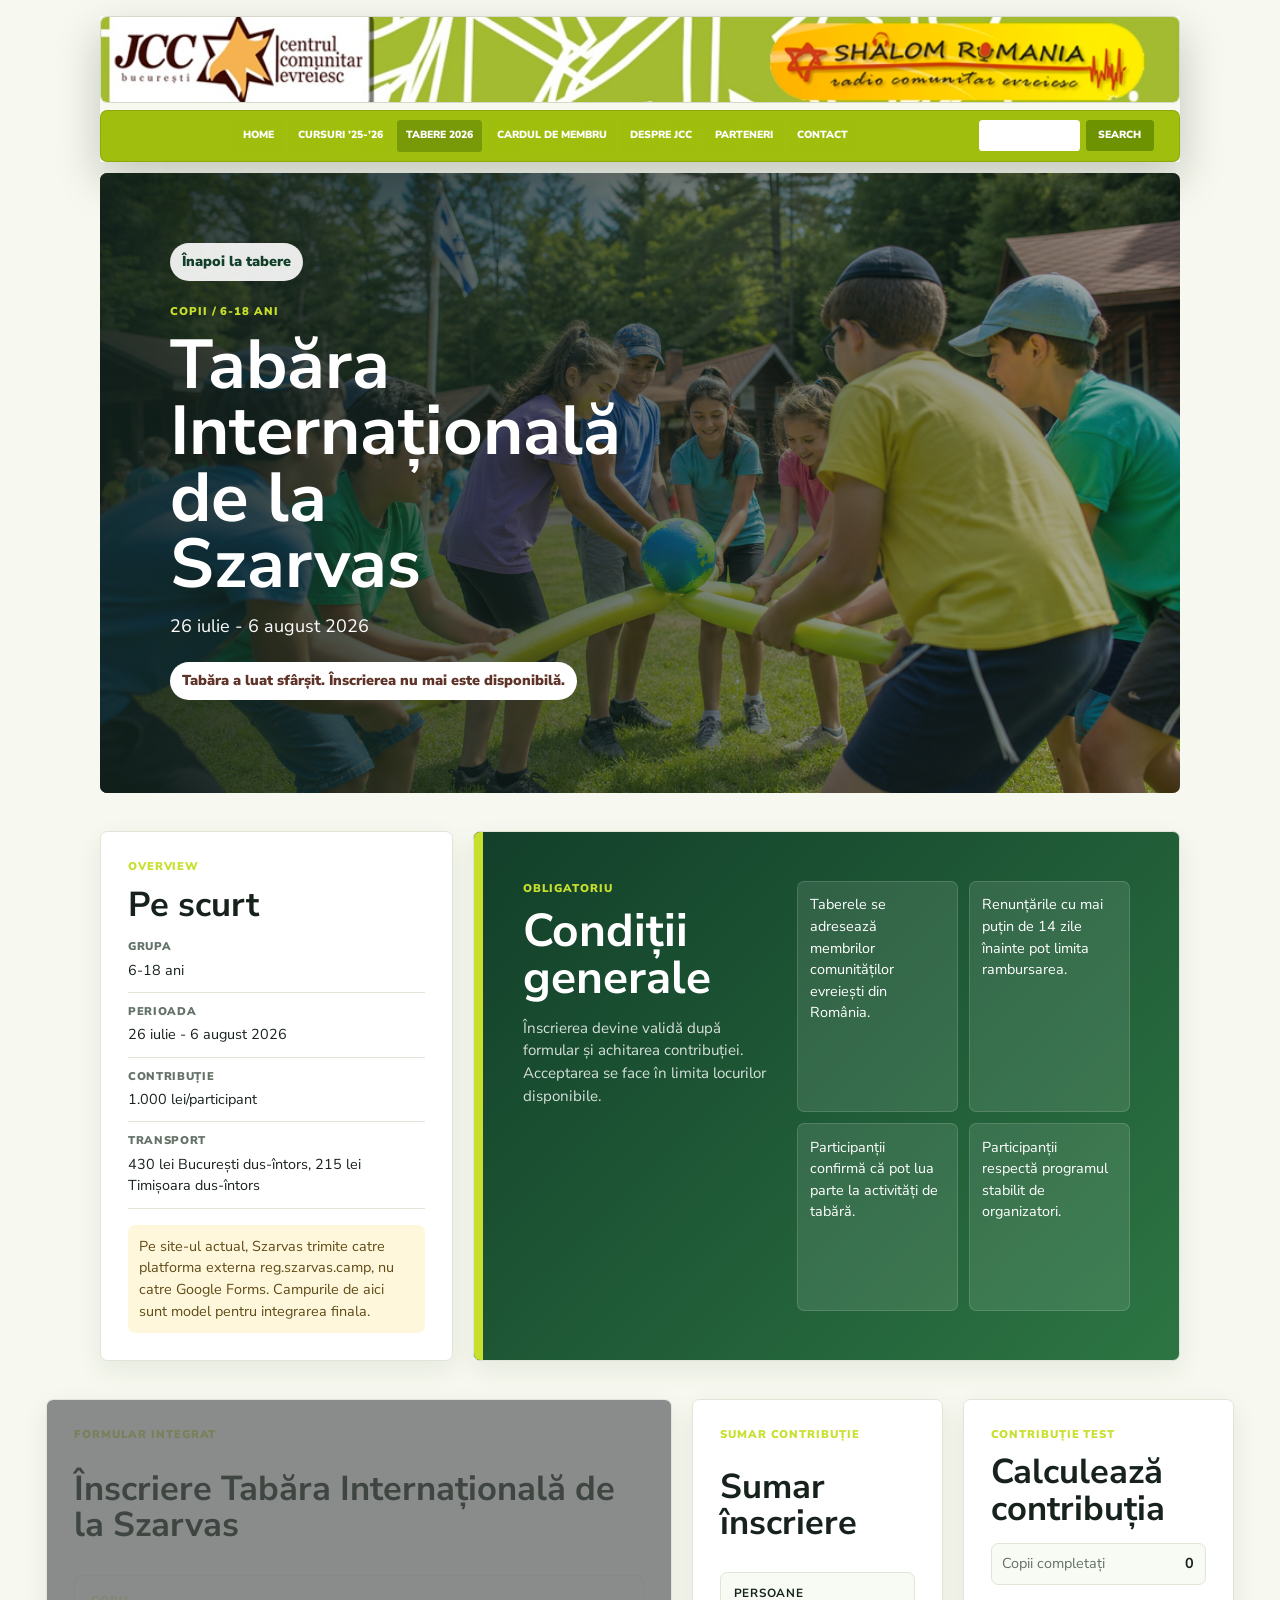
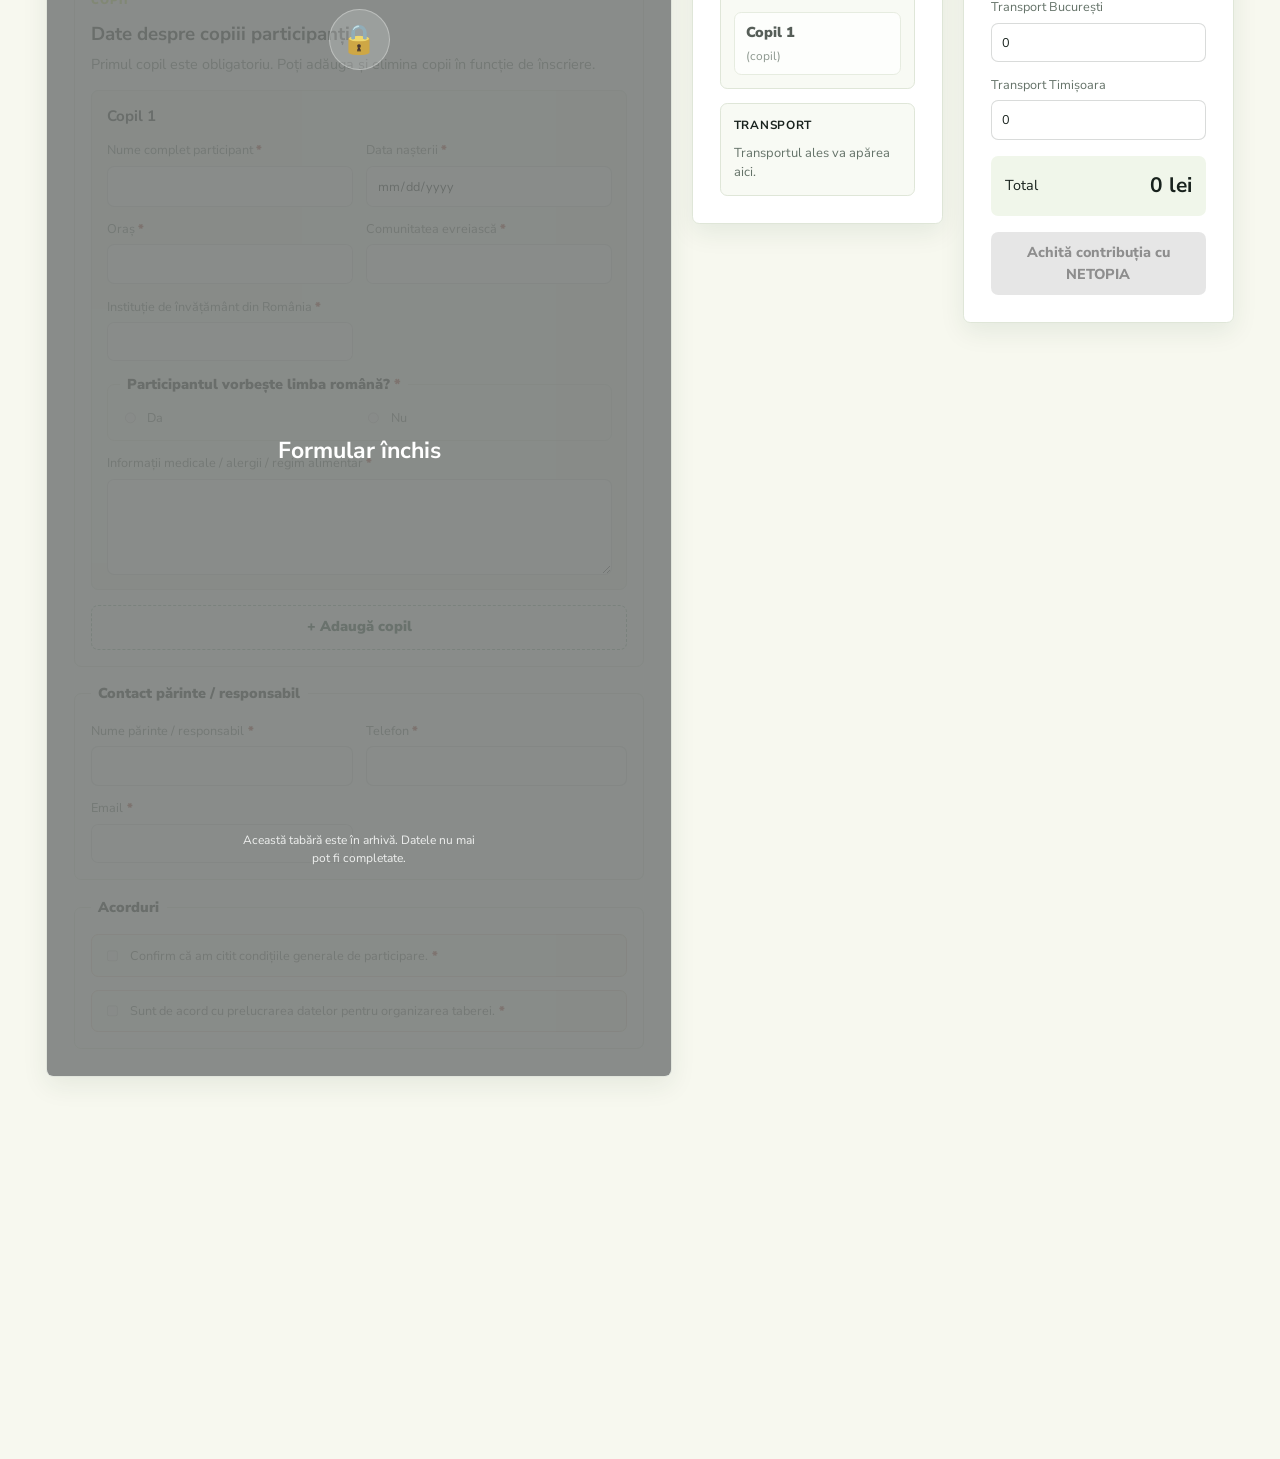
<file: szarvas.html>
<!doctype html><html lang="ro"><head><meta charset="utf-8"><meta name="viewport" content="width=device-width, initial-scale=1"><title>Tabăra Internațională de la Szarvas | Tabere JCC 2026</title><link rel="stylesheet" href="styles.css"></head><body data-camp-id="szarvas"><main id="campDetail"></main><script src="app.js"></script><script src="camp-page.js"></script></body></html>
</file>
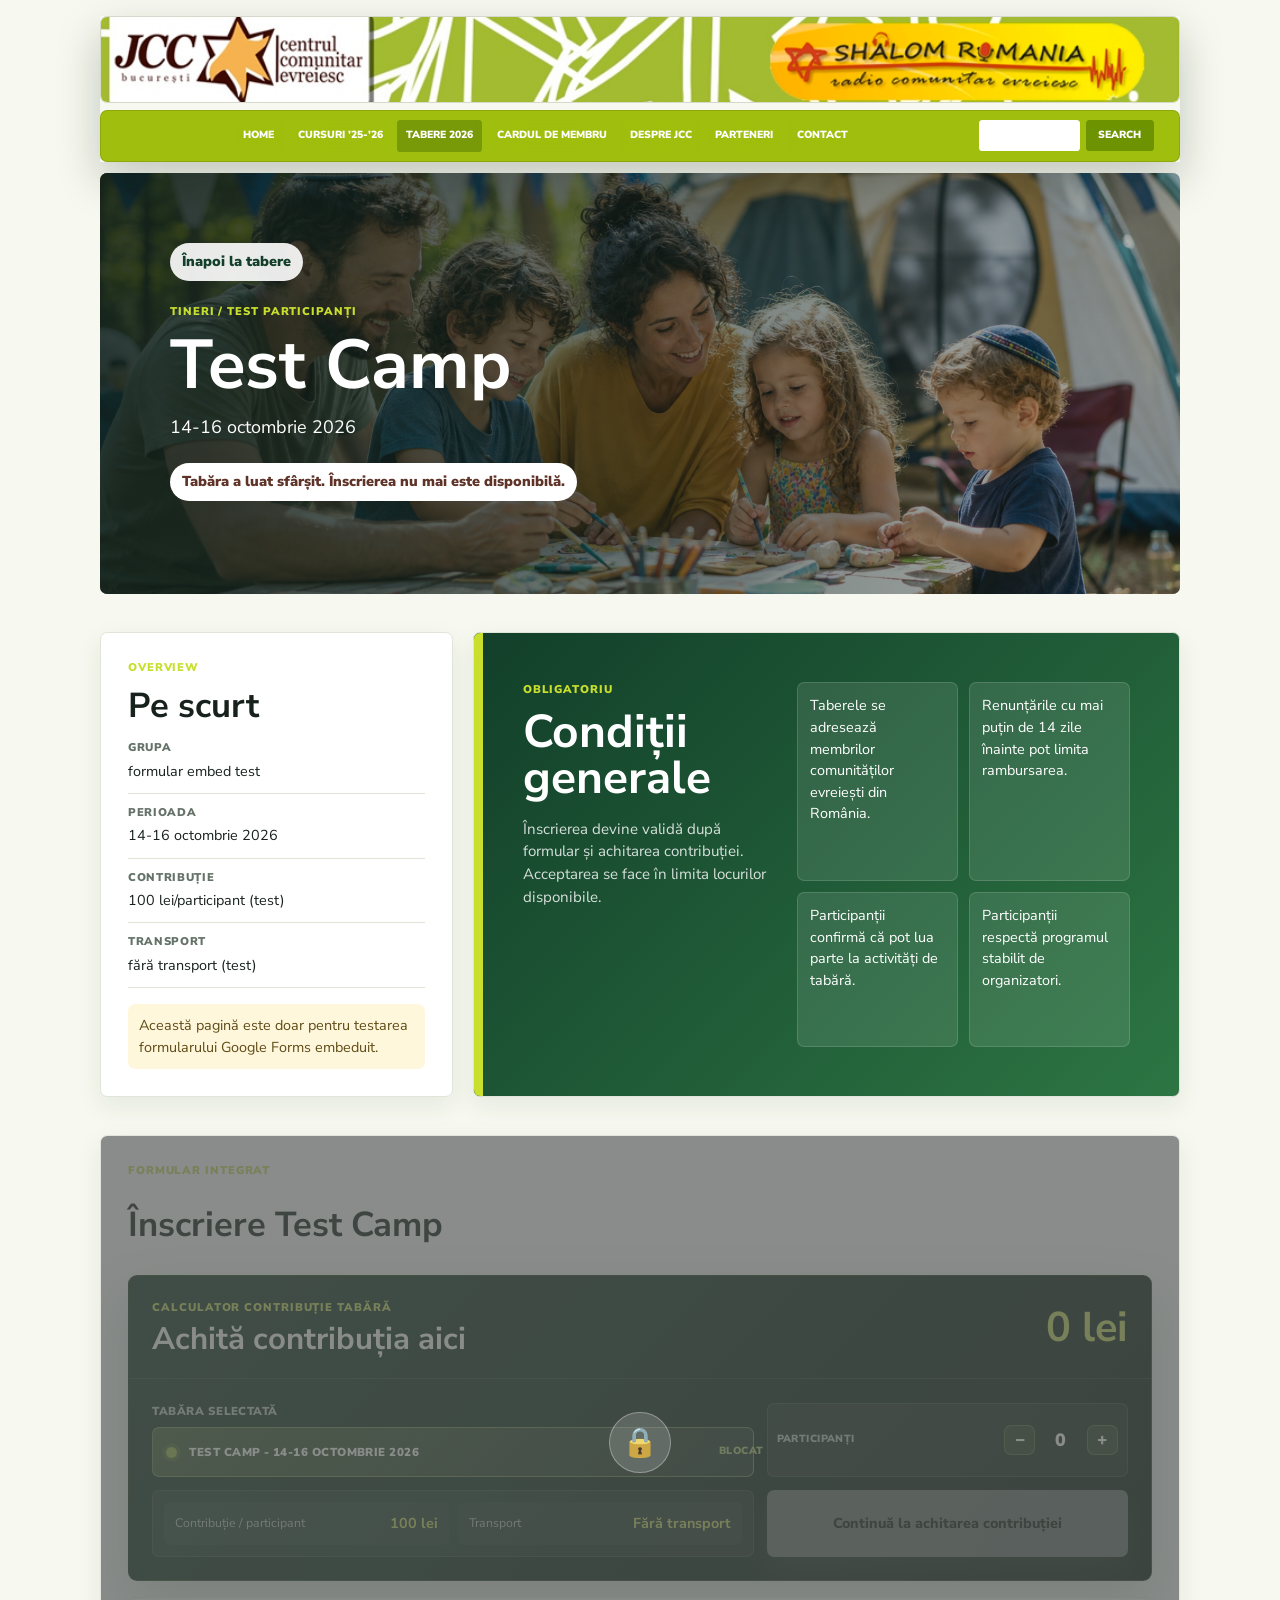
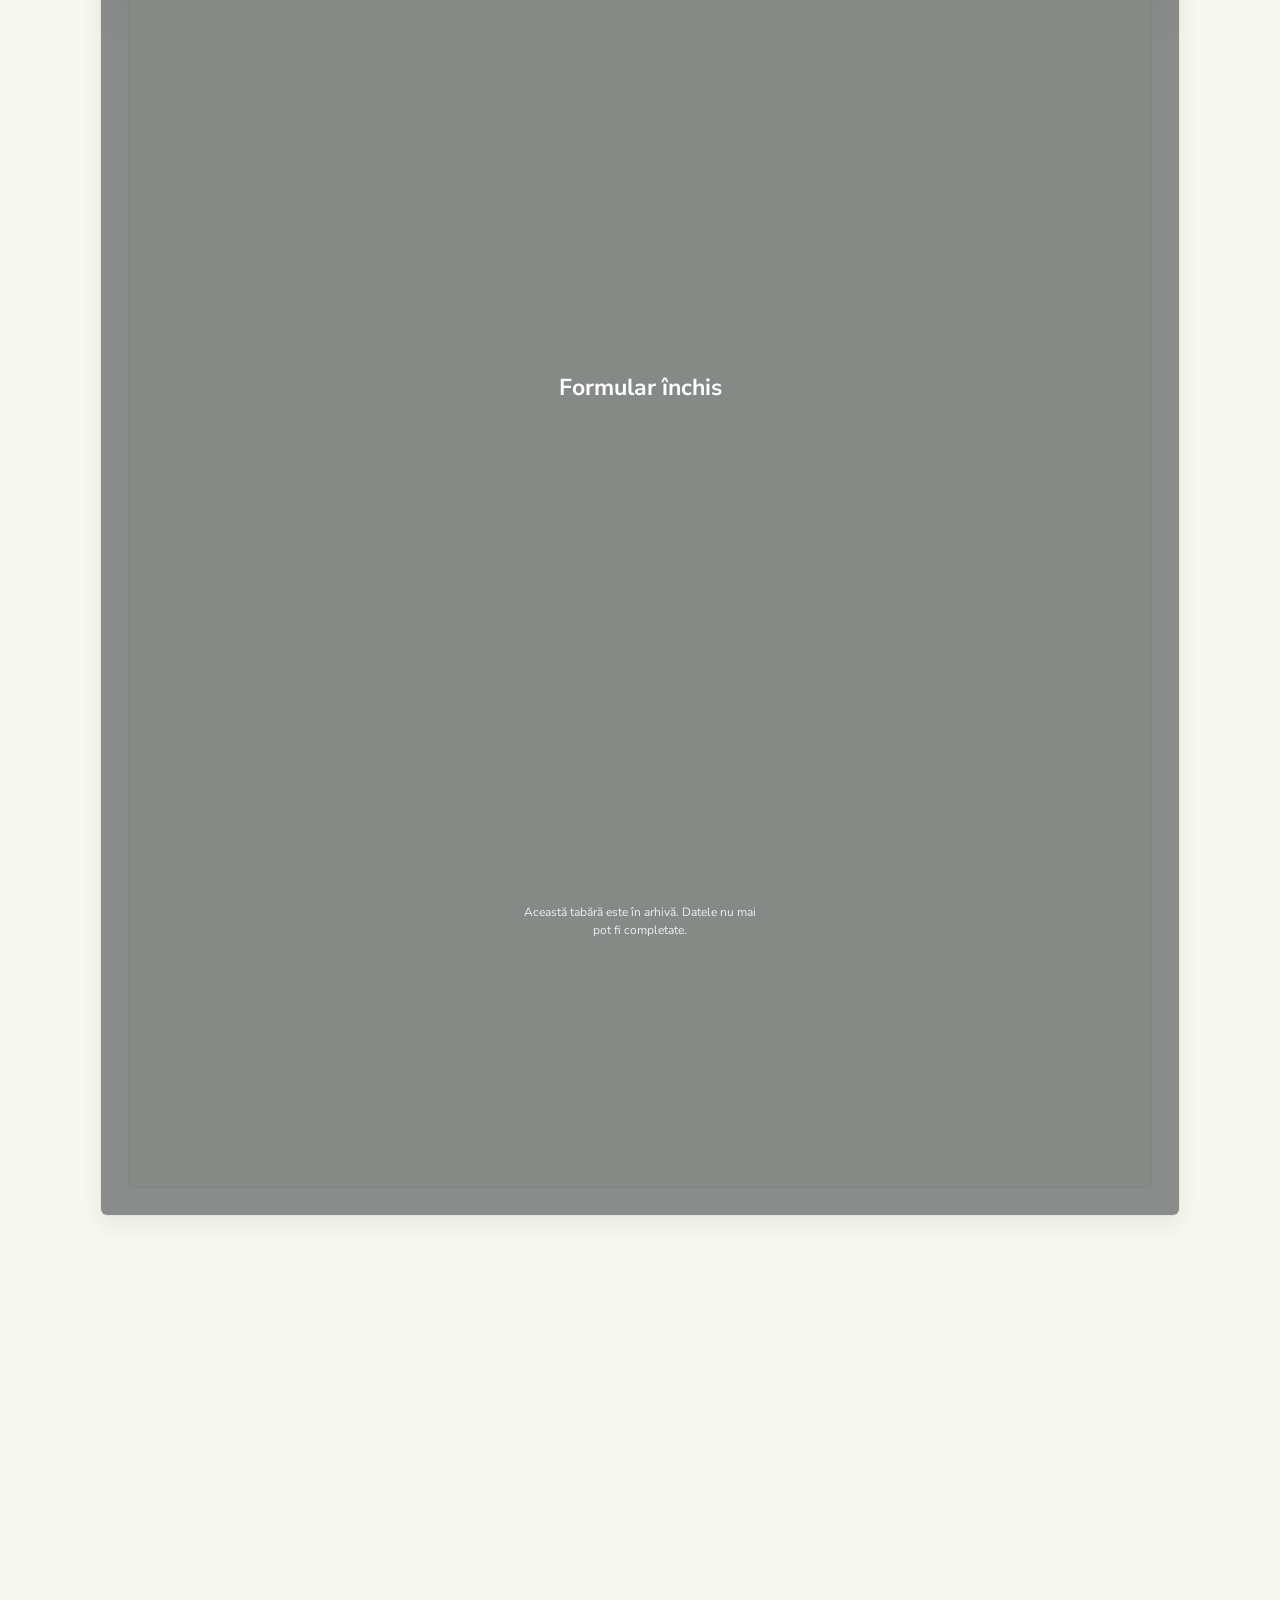
<file: test-camp.html>
<!doctype html><html lang="ro"><head><meta charset="utf-8"><meta name="viewport" content="width=device-width, initial-scale=1"><title>Test Camp | Tabere JCC 2026</title><link rel="stylesheet" href="styles.css"></head><body data-camp-id="test-camp"><main id="campDetail"></main><script src="app.js"></script><script src="camp-page.js"></script></body></html>
</file>
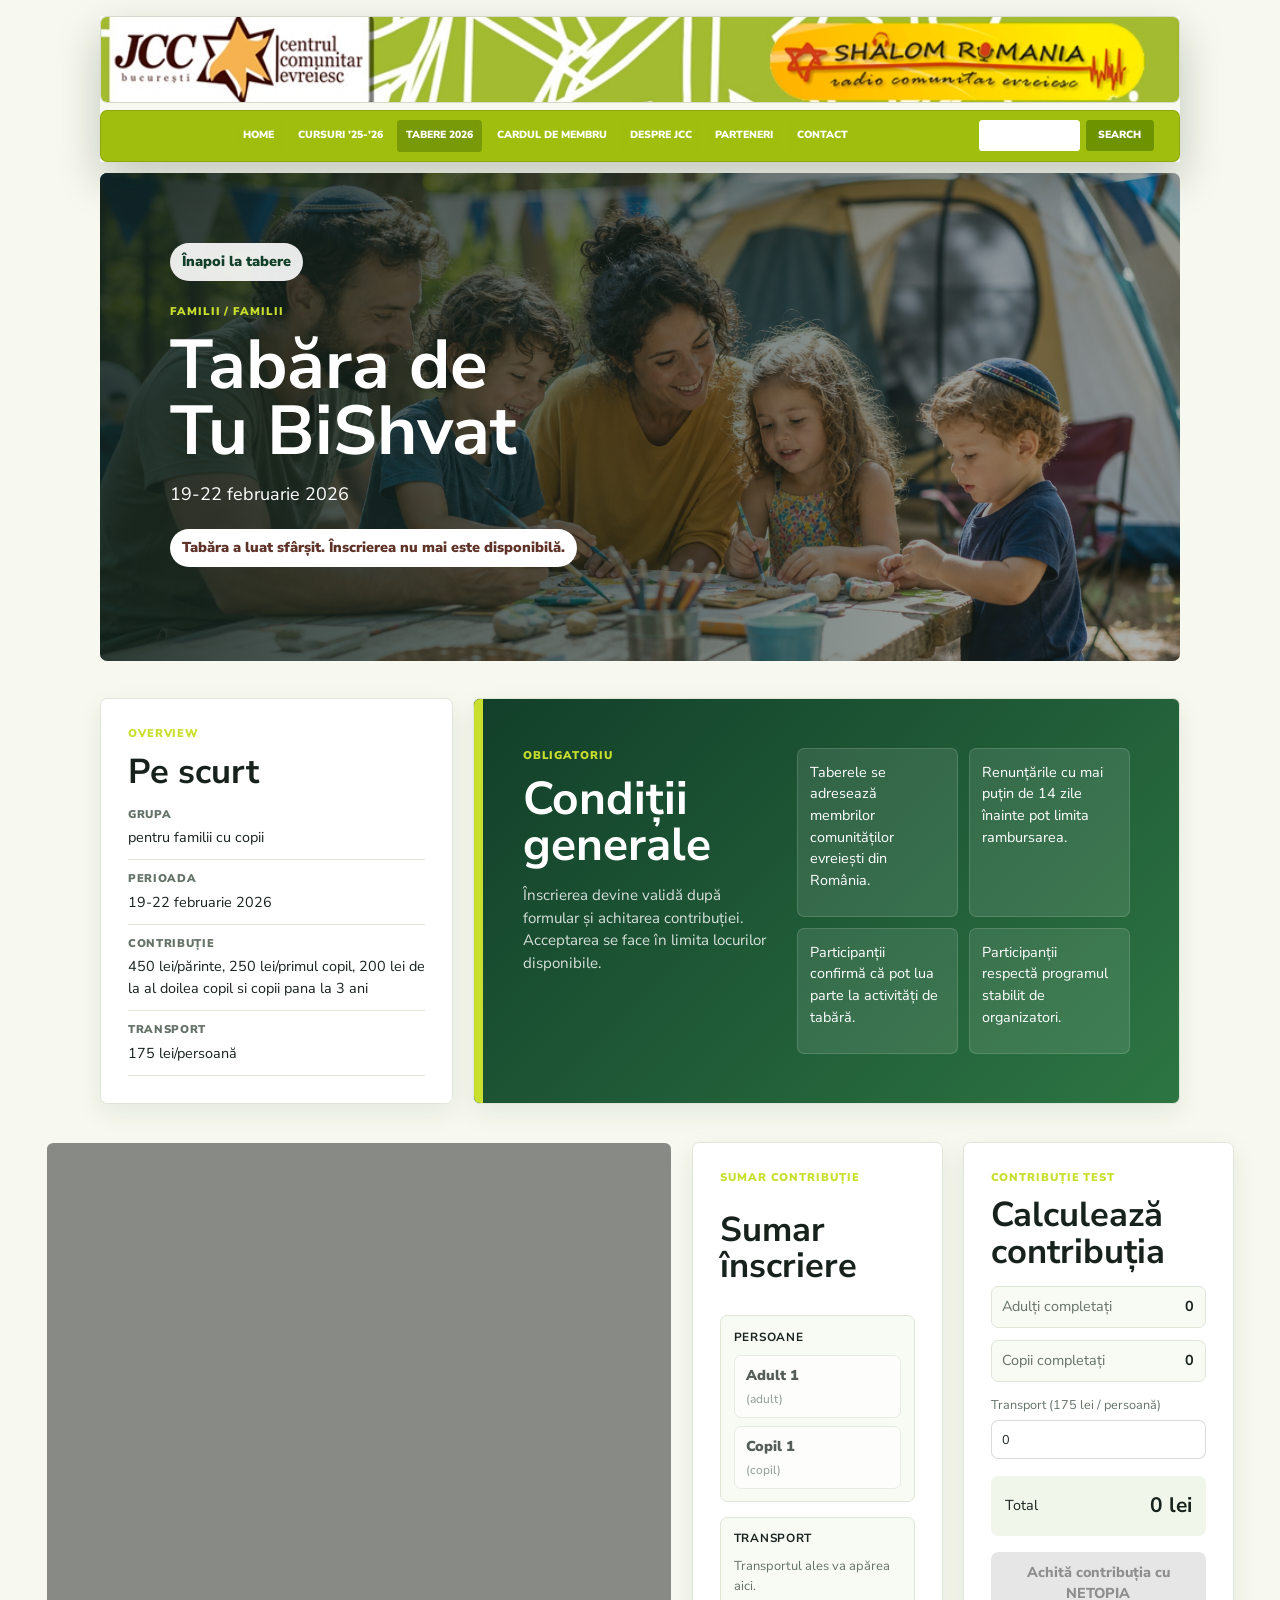
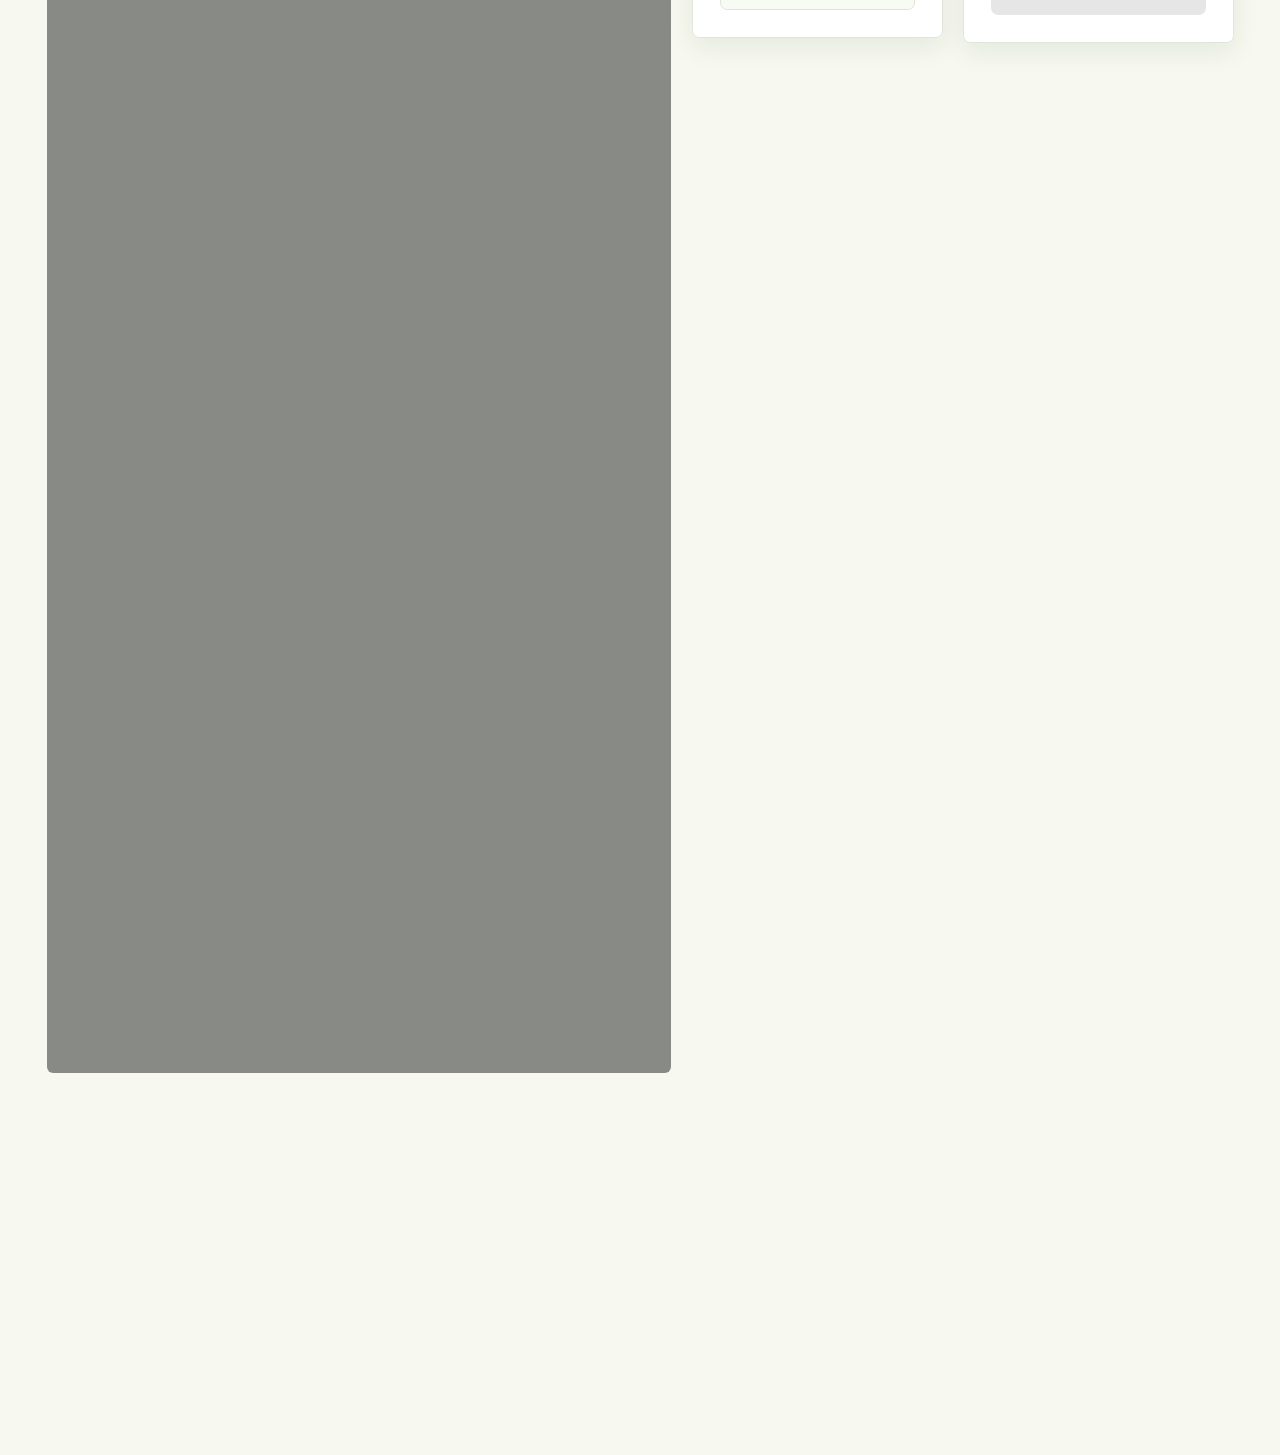
<file: tu-bishvat.html>
<!doctype html><html lang="ro"><head><meta charset="utf-8"><meta name="viewport" content="width=device-width, initial-scale=1"><title>Tabăra de Tu BiShvat | Tabere JCC 2026</title><link rel="stylesheet" href="styles.css"></head><body data-camp-id="tubishvat"><main id="campDetail"></main><script src="app.js"></script><script src="camp-page.js"></script></body></html>
</file>
<file: styles.css>
@import url("https://fonts.googleapis.com/css2?family=Nunito+Sans:opsz,wght@6..12,400;6..12,600;6..12,700;6..12,800;6..12,900&display=swap&subset=latin-ext");

:root {
  color-scheme: light;
  --ink: #18221d;
  --muted: #647268;
  --paper: #f7f8ef;
  --surface: #ffffff;
  --line: #dfe6d8;
  --green: #2f7a45;
  --green-dark: #123f2a;
  --lime: #c9df2e;
  --gold: #e3a92c;
  --sky: #58a9c7;
  --coral: #e37455;
  --purple: #745aa8;
  --shadow: 0 18px 48px rgba(18, 63, 42, 0.14);
}

* {
  box-sizing: border-box;
}

html {
  scroll-behavior: smooth;
}

body {
  margin: 0;
  background: var(--paper);
  color: var(--ink);
  font-family: "Nunito Sans", "Segoe UI", system-ui, -apple-system, BlinkMacSystemFont, Arial, sans-serif;
  line-height: 1.5;
  zoom: 0.9;
}

a {
  color: inherit;
}

button,
input,
select,
textarea {
  font: inherit;
}

.site-header {
  align-items: center;
  background: rgba(247, 248, 239, 0.94);
  border-bottom: 1px solid rgba(24, 34, 29, 0.1);
  display: flex;
  gap: 22px;
  justify-content: space-between;
  left: 0;
  padding: 14px clamp(16px, 4vw, 56px);
  position: sticky;
  right: 0;
  top: 0;
  z-index: 30;
}

.brand,
.main-nav,
.hero-actions,
.camp-meta,
.camp-actions,
.form-actions,
.site-footer {
  align-items: center;
  display: flex;
}

.brand {
  gap: 12px;
  text-decoration: none;
}

.brand-logo-link {
  flex: 0 1 auto;
  min-width: 0;
}

.brand-logo-link > span {
  display: none;
}

.brand-logo {
  display: block;
  height: auto;
  max-width: 100%;
  object-fit: contain;
  width: clamp(150px, 18vw, 236px);
}

.site-header .brand-logo {
  background: #ffffff;
  border-radius: 6px;
  box-shadow: 0 8px 20px rgba(9, 26, 17, 0.18);
  padding: 5px 8px;
  width: clamp(146px, 17vw, 218px);
}

.brand-mark {
  align-items: center;
  background: var(--green-dark);
  border-radius: 8px;
  color: #ffffff;
  display: inline-flex;
  font-weight: 900;
  height: 42px;
  justify-content: center;
  width: 54px;
}

.brand small,
.site-footer span {
  color: var(--muted);
  display: block;
  font-size: 0.82rem;
}

.main-nav {
  gap: clamp(8px, 1.2vw, 14px);
}

.main-nav a,
.header-cta {
  font-size: 0.94rem;
  font-weight: 800;
  text-decoration: none;
}

.header-cta,
.button {
  border: 0;
  border-radius: 8px;
  cursor: pointer;
  display: inline-flex;
  font-weight: 800;
  justify-content: center;
  min-height: 44px;
  padding: 11px 18px;
  text-decoration: none;
}

.header-cta,
.button.primary {
  background: var(--lime);
  color: #17210e;
}

.button.secondary {
  background: #ffffff;
  border: 1px solid rgba(24, 34, 29, 0.16);
  color: var(--ink);
}

.button.light {
  background: rgba(255, 255, 255, 0.9);
  color: var(--green-dark);
}

.hero {
  color: #ffffff;
  min-height: min(760px, calc(100vh - 70px));
  overflow: hidden;
  padding: clamp(48px, 7vw, 90px) clamp(14px, 2.8vw, 38px) clamp(44px, 7vw, 76px);
  position: relative;
}

.hero-image,
.hero-overlay {
  height: 100%;
  inset: 0;
  position: absolute;
  width: 100%;
}

.hero-image {
  object-fit: cover;
}

.hero-overlay {
  background:
    linear-gradient(90deg, rgba(18, 63, 42, 0.92) 0%, rgba(18, 63, 42, 0.7) 34%, rgba(18, 63, 42, 0.18) 100%),
    linear-gradient(0deg, rgba(18, 34, 29, 0.28), rgba(18, 34, 29, 0.02));
}

.hero-layout {
  align-items: center;
  display: grid;
  gap: clamp(26px, 4vw, 58px);
  grid-template-columns: minmax(360px, 1fr) minmax(360px, 460px);
  margin: 0 auto;
  max-width: 1260px;
  position: relative;
  z-index: 2;
}

.hero-left {
  display: grid;
  gap: 26px;
}

.hero-content {
  max-width: 640px;
  position: relative;
  z-index: 2;
}

.eyebrow {
  color: var(--lime);
  font-size: 0.78rem;
  font-weight: 900;
  letter-spacing: 0.08em;
  margin: 0 0 12px;
  text-transform: uppercase;
}

.hero h1 {
  font-size: clamp(3.4rem, 6.7vw, 6.7rem);
  line-height: 0.94;
  margin: 0;
  max-width: 9ch;
  text-align: left;
  min-width: 0;
  overflow-wrap: anywhere;
  width: 100%;
}

.hero p {
  font-size: clamp(1rem, 1.55vw, 1.2rem);
  margin: 24px 0 0;
  max-width: 540px;
  text-align: left;
}

.hero-actions {
  flex-wrap: wrap;
  gap: 12px;
  margin-top: 30px;
}

.quick-search {
  align-items: end;
  background: rgba(255, 255, 255, 0.95);
  border-radius: 8px;
  box-shadow: var(--shadow);
  color: var(--ink);
  display: grid;
  gap: 14px;
  grid-template-columns: 1fr 1fr auto;
  max-width: 1120px;
  padding: 16px;
  margin-top: 0;
  position: relative;
  width: 100%;
  z-index: 5;
  animation: floatIn 680ms ease both 160ms;
}

label {
  color: var(--muted);
  display: grid;
  font-size: 0.88rem;
  gap: 7px;
}

input,
select,
textarea {
  background: #ffffff;
  border: 1px solid rgba(24, 34, 29, 0.16);
  border-radius: 8px;
  color: var(--ink);
  min-height: 44px;
  padding: 10px 12px;
  width: 100%;
}

textarea {
  resize: vertical;
}

.section {
  padding: clamp(62px, 9vw, 104px) clamp(16px, 4vw, 56px);
}

.section-heading {
  margin: 0 auto 30px;
  max-width: 840px;
  text-align: center;
}

.section-heading h2 {
  font-size: clamp(2rem, 4vw, 3.5rem);
  line-height: 1;
  margin: 0;
}

.section-heading p:not(.eyebrow) {
  color: var(--muted);
  margin: 16px auto 0;
  max-width: 730px;
}

.section-heading.split {
  align-items: end;
  display: flex;
  gap: 24px;
  justify-content: space-between;
  max-width: 1200px;
  text-align: left;
}

.feature-row,
.camp-grid,
.registration-layout,
.payment-shell,
.conditions-card,
.calendar-slider,
.calendar-legend,
.calendar-note {
  margin: 0 auto;
  max-width: 1200px;
}

.feature-row {
  display: grid;
  gap: 18px;
  grid-template-columns: repeat(3, minmax(0, 1fr));
}

.feature-row article,
.registration-form,
.summary-panel,
.payment-shell,
.conditions-card {
  background: var(--surface);
  border: 1px solid var(--line);
  border-radius: 8px;
  box-shadow: 0 10px 28px rgba(18, 63, 42, 0.08);
}

.feature-row article {
  padding: 24px;
}

.registration-form {
  position: relative;
}

.feature-row strong {
  color: var(--green);
  font-size: 0.88rem;
}

.feature-row h3,
.summary-panel h3 {
  margin: 10px 0 8px;
}

.feature-row p,
.summary-panel p {
  color: var(--muted);
  margin: 0;
}

.calendar-legend {
  display: grid;
  gap: 9px;
  margin: 0;
  width: 100%;
}

.legend-chip {
  align-items: center;
  background: transparent;
  border: 1px solid #ececf3;
  border-radius: 10px;
  color: var(--ink);
  cursor: pointer;
  display: grid;
  font-size: 0.75rem;
  font-weight: 900;
  grid-template-columns: 10px 1fr;
  gap: 8px;
  min-height: 38px;
  padding: 8px 10px;
  text-decoration: none;
  text-align: center;
  width: 100%;
  min-width: 0;
  overflow-wrap: anywhere;
}

.legend-chip:hover,
.legend-chip:focus-visible {
  border-color: var(--camp-color);
  box-shadow: 0 8px 18px color-mix(in srgb, var(--camp-color) 22%, transparent);
  outline: none;
}

.legend-chip .legend-dot {
  background: var(--camp-color);
  border-radius: 999px;
  display: inline-block;
  height: 10px;
  width: 10px;
}

.calendar-slider {
  background: transparent;
  border: 0;
  border-radius: 0;
  box-shadow: none;
  overflow: hidden;
}

.hero-calendar {
  animation: calendarFloatIn 780ms cubic-bezier(0.2, 0.8, 0.2, 1) both;
  background: rgba(244, 244, 247, 0.93);
  border: 1px solid rgba(255, 255, 255, 0.55);
  border-radius: 20px;
  box-shadow:
    0 30px 70px rgba(0, 0, 0, 0.3),
    0 12px 30px rgba(18, 63, 42, 0.18);
  color: var(--ink);
  justify-self: end;
  max-width: 460px;
  padding: 14px;
  position: relative;
  width: 100%;
  z-index: 3;
}

.calendar-app-top {
  align-items: center;
  display: grid;
  gap: 14px;
  grid-template-columns: auto 1fr auto;
  margin-bottom: 12px;
  padding: 0 2px;
}

.calendar-app-top strong {
  font-size: 0.86rem;
}

.calendar-app-top span {
  font-size: 0.84rem;
  font-weight: 900;
  text-align: center;
}

.calendar-mode {
  background: #ffffff;
  border-radius: 999px;
  display: flex;
  gap: 4px;
  padding: 4px;
}

.calendar-mode button {
  background: transparent;
  border: 0;
  border-radius: 999px;
  color: var(--muted);
  font-size: 0.6rem;
  font-weight: 900;
  padding: 5px 8px;
}

.calendar-mode .active {
  background: var(--lime);
  color: var(--green-dark);
}

.calendar-app-body {
  display: grid;
  gap: 12px;
  grid-template-columns: 112px minmax(0, 1fr);
}

.calendar-sidebar {
  align-items: center;
  background: #ffffff;
  border-radius: 14px;
  box-shadow: 0 12px 28px rgba(17, 24, 39, 0.08);
  display: grid;
  gap: 12px;
  min-width: 0;
  overflow: hidden;
  padding: 10px;
  text-align: center;
}

.mini-month p,
.people-list h3 {
  color: var(--muted);
  font-size: 0.66rem;
  font-weight: 900;
  margin: 0 0 8px;
  text-align: center;
}

.mini-grid {
  display: grid;
  gap: 4px;
  grid-template-columns: repeat(3, minmax(0, 1fr));
}

.mini-grid button {
  background: #f6f6fa;
  border: 1px solid transparent;
  border-radius: 8px;
  color: var(--muted);
  cursor: pointer;
  font-size: 0.56rem;
  font-weight: 900;
  min-height: 24px;
}

.mini-grid button.has-camp {
  background: color-mix(in srgb, var(--lime) 42%, #ffffff);
  border-color: color-mix(in srgb, var(--green) 25%, #ffffff);
  color: var(--ink);
}

.mini-grid button.active {
  background: var(--lime);
  color: var(--green-dark);
}

.calendar-main-panel {
  background: #ffffff;
  border-radius: 14px;
  box-shadow: 0 12px 28px rgba(17, 24, 39, 0.08);
  min-width: 0;
  overflow: hidden;
}

.calendar-slider-head {
  align-items: center;
  background: #ffffff;
  border-bottom: 1px solid #ececf3;
  display: grid;
  gap: 10px;
  grid-template-columns: 34px 1fr 34px;
  padding: 12px 14px;
  text-align: center;
}

.calendar-slider-head h3 {
  font-size: clamp(1.05rem, 1.4vw, 1.25rem);
  line-height: 1;
  margin: 0;
}

.calendar-slider-head .eyebrow {
  margin-bottom: 6px;
}

.calendar-nav-button {
  align-items: center;
  background: #f7f7fb;
  border: 1px solid #ececf3;
  border-radius: 10px;
  color: var(--green-dark);
  cursor: pointer;
  display: inline-flex;
  font-size: 1.15rem;
  font-weight: 900;
  height: 34px;
  justify-content: center;
  transition: transform 160ms ease, background 160ms ease, box-shadow 160ms ease;
  width: 34px;
}

.calendar-nav-button:hover:not(:disabled),
.calendar-nav-button:focus-visible:not(:disabled) {
  background: #ffffff;
  box-shadow: 0 10px 24px rgba(17, 24, 39, 0.12);
  outline: none;
  transform: translateY(-1px);
}

.calendar-nav-button:disabled {
  cursor: not-allowed;
  opacity: 0.35;
}

.single-calendar {
  padding: 12px 14px 14px;
}

.single-calendar.calendar-animate {
  animation: monthFadeSlide 380ms ease both;
}

.weekdays,
.month-grid {
  display: grid;
  grid-template-columns: repeat(7, minmax(0, 1fr));
}

.weekdays {
  color: var(--muted);
  font-size: 0.78rem;
  font-weight: 900;
  margin-bottom: 6px;
  text-align: center;
}

.weekdays.large {
  font-size: 0.66rem;
  margin-bottom: 6px;
}

.calendar-day {
  aspect-ratio: 1;
  border: 1px solid #f0f1f5;
  display: grid;
  grid-template-rows: auto 1fr;
  min-width: 0;
  padding: 4px;
}

.calendar-day.large {
  aspect-ratio: auto;
  background: #ffffff;
  border-radius: 8px;
  min-height: 47px;
  padding: 4px;
  transition: background 160ms ease, transform 160ms ease, box-shadow 160ms ease;
}

.calendar-day.empty {
  background: #fafafc;
}

.calendar-day span {
  color: var(--muted);
  font-size: 0.72rem;
  line-height: 1;
}

.calendar-day.large > span {
  font-size: 0.68rem;
  font-weight: 900;
}

.calendar-day.has-event {
  background: #fbfff7;
  box-shadow: inset 0 0 0 1px rgba(47, 122, 69, 0.08);
}

.calendar-day.has-event:hover {
  transform: translateY(-1px);
}

.calendar-day.calendar-muted-day {
  background: #f5f7f4;
}

.calendar-day.highlighted-day {
  background: color-mix(in srgb, var(--lime) 13%, #ffffff);
  box-shadow: inset 0 0 0 1px rgba(47, 122, 69, 0.18);
}

.event-bars {
  align-content: end;
  display: grid;
  gap: 2px;
  min-width: 0;
}

.event-bar {
  background: var(--camp-color);
  border-radius: 999px;
  display: block;
  height: 6px;
  min-width: 0;
}

.event-pill {
  background: var(--camp-color);
  border-radius: 7px;
  color: #ffffff;
  display: block;
  font-size: 0.48rem;
  font-weight: 900;
  line-height: 1;
  overflow: hidden;
  padding: 3px 4px;
  text-decoration: none;
  text-overflow: ellipsis;
  white-space: nowrap;
  max-width: 100%;
}

.event-pill.calendar-muted {
  background: #c8d0c7;
  opacity: 0.62;
}

@keyframes calendarFloatIn {
  from {
    opacity: 0;
    transform: translateX(28px) translateY(18px) scale(0.98);
  }

  to {
    opacity: 1;
    transform: none;
  }
}

@keyframes floatIn {
  from {
    opacity: 0;
    transform: translateY(14px);
  }

  to {
    opacity: 1;
    transform: none;
  }
}

@keyframes monthFadeSlide {
  from {
    opacity: 0;
    transform: translateX(14px);
  }

  to {
    opacity: 1;
    transform: none;
  }
}

.event-pill.calendar-highlight {
  animation: calendarPulse 1.8s ease-in-out;
  box-shadow:
    0 0 0 3px #ffffff,
    0 0 0 6px var(--camp-color),
    0 12px 22px color-mix(in srgb, var(--camp-color) 35%, transparent);
  transform: translateY(-1px);
}

@keyframes calendarPulse {
  0% {
    filter: brightness(1);
    transform: scale(1);
  }

  35% {
    filter: brightness(1.18);
    transform: scale(1.04);
  }

  70% {
    filter: brightness(1.08);
    transform: scale(1.02);
  }

  100% {
    filter: brightness(1);
    transform: scale(1);
  }
}

.calendar-note {
  color: var(--muted);
  margin-top: 18px;
  text-align: center;
}

.filter-bar {
  display: flex;
  flex-wrap: wrap;
  gap: 8px;
  justify-content: flex-end;
}

.filter-chip {
  background: #ffffff;
  border: 1px solid rgba(24, 34, 29, 0.16);
  border-radius: 999px;
  cursor: pointer;
  min-height: 38px;
  padding: 8px 14px;
}

.filter-chip.active {
  background: var(--green-dark);
  color: #ffffff;
}

.payment-calculator {
  background:
    linear-gradient(135deg, rgba(18, 63, 42, 0.97), rgba(12, 29, 21, 0.98)),
    var(--green-dark);
  border: 1px solid rgba(201, 223, 46, 0.14);
  border-radius: 10px;
  box-shadow: 0 24px 58px rgba(18, 63, 42, 0.18);
  color: #f8fbef;
  margin: 0 auto 34px;
  max-width: 1200px;
  overflow: visible;
}

.calculator-top {
  align-items: center;
  border-bottom: 1px solid rgba(255, 255, 255, 0.1);
  display: flex;
  gap: 24px;
  justify-content: space-between;
  padding: clamp(18px, 2.3vw, 26px);
}

.calculator-top .eyebrow {
  margin-bottom: 8px;
}

.calculator-top h3 {
  color: #ffffff;
  font-size: clamp(1.55rem, 2.7vw, 2.65rem);
  line-height: 1;
  margin: 0;
}

.calculator-top > strong {
  color: var(--lime);
  font-size: clamp(1.95rem, 3.6vw, 3.7rem);
  font-variant-numeric: tabular-nums;
  line-height: 0.95;
  white-space: nowrap;
}

.calculator-form {
  display: grid;
  gap: 14px;
  grid-template-columns: repeat(4, minmax(0, 1fr));
  padding: clamp(16px, 2.4vw, 26px);
}

.calculator-field {
  color: rgba(248, 251, 239, 0.74);
  display: grid;
  font-size: 0.8rem;
  font-weight: 900;
  gap: 8px;
  letter-spacing: 0.04em;
  min-width: 0;
  text-transform: uppercase;
}

.calculator-field select,
.calculator-field input {
  background: rgba(255, 255, 255, 0.08);
  border: 1px solid rgba(255, 255, 255, 0.14);
  color: #ffffff;
  min-height: 48px;
}

.calculator-field select option {
  color: var(--ink);
}

.calculator-camp-field {
  grid-column: span 2;
}

.calculator-camp-picker {
  --selected-camp-color: var(--lime);
  position: relative;
  z-index: 8;
}

.calculator-camp-trigger {
  align-items: center;
  background:
    linear-gradient(135deg, color-mix(in srgb, var(--selected-camp-color) 26%, rgba(255, 255, 255, 0.08)), rgba(255, 255, 255, 0.07));
  border: 1px solid color-mix(in srgb, var(--selected-camp-color) 42%, rgba(255, 255, 255, 0.16));
  border-radius: 8px;
  color: #ffffff;
  cursor: pointer;
  display: grid;
  gap: 12px;
  grid-template-columns: 14px minmax(0, 1fr) 24px;
  min-height: 56px;
  padding: 12px 14px;
  text-align: left;
  transition: border-color 180ms ease, box-shadow 180ms ease, transform 180ms ease;
  width: 100%;
}

.calculator-camp-trigger:hover,
.calculator-camp-trigger:focus-visible,
.calculator-camp-picker.open .calculator-camp-trigger {
  border-color: color-mix(in srgb, var(--selected-camp-color) 72%, #ffffff);
  box-shadow:
    0 0 0 3px color-mix(in srgb, var(--selected-camp-color) 18%, transparent),
    0 16px 34px rgba(0, 0, 0, 0.22);
  outline: none;
  transform: translateY(-1px);
}

.camp-color-dot {
  background: var(--camp-color, var(--selected-camp-color));
  border-radius: 999px;
  box-shadow: 0 0 0 4px color-mix(in srgb, var(--camp-color, var(--selected-camp-color)) 18%, transparent);
  display: inline-block;
  height: 12px;
  width: 12px;
}

.calculator-caret {
  color: color-mix(in srgb, var(--selected-camp-color) 72%, #ffffff);
  font-size: 1.25rem;
  line-height: 1;
  text-align: center;
  transition: transform 180ms ease;
}

.calculator-camp-picker.open .calculator-caret {
  transform: rotate(180deg);
}

.calculator-camp-menu {
  background: #0d1913;
  border: 1px solid rgba(255, 255, 255, 0.12);
  border-radius: 10px;
  box-shadow: 0 24px 58px rgba(0, 0, 0, 0.35);
  display: grid;
  gap: 8px;
  left: 0;
  max-height: 320px;
  opacity: 0;
  overflow: auto;
  padding: 10px;
  pointer-events: none;
  position: absolute;
  right: 0;
  top: calc(100% + 10px);
  transform: translateY(-8px) scale(0.98);
  transform-origin: top;
  transition: opacity 180ms ease, transform 180ms ease;
  visibility: hidden;
  z-index: 20;
}

.calculator-camp-picker.open .calculator-camp-menu {
  opacity: 1;
  pointer-events: auto;
  transform: translateY(0) scale(1);
  visibility: visible;
}

.calculator-select-picker {
  position: relative;
  z-index: 7;
}

.calculator-select-trigger {
  align-items: center;
  background: linear-gradient(135deg, rgba(201, 223, 46, 0.17), rgba(255, 255, 255, 0.07));
  border: 1px solid rgba(201, 223, 46, 0.28);
  border-radius: 8px;
  color: #ffffff;
  cursor: pointer;
  display: grid;
  gap: 12px;
  grid-template-columns: minmax(0, 1fr) 24px;
  min-height: 56px;
  padding: 12px 14px;
  text-align: left;
  transition: border-color 180ms ease, box-shadow 180ms ease, transform 180ms ease;
  width: 100%;
}

.calculator-select-trigger:hover,
.calculator-select-trigger:focus-visible,
.calculator-select-picker.open .calculator-select-trigger {
  border-color: rgba(201, 223, 46, 0.74);
  box-shadow: 0 0 0 3px rgba(201, 223, 46, 0.16), 0 16px 34px rgba(0, 0, 0, 0.22);
  outline: none;
  transform: translateY(-1px);
}

.calculator-select-picker.open .calculator-caret {
  transform: rotate(180deg);
}

.calculator-select-menu {
  background: #0d1913;
  border: 1px solid rgba(201, 223, 46, 0.18);
  border-radius: 10px;
  box-shadow: 0 24px 58px rgba(0, 0, 0, 0.35);
  display: grid;
  gap: 8px;
  left: 0;
  opacity: 0;
  padding: 10px;
  pointer-events: none;
  position: absolute;
  right: 0;
  top: calc(100% + 10px);
  transform: translateY(-8px) scale(0.98);
  transform-origin: top;
  transition: opacity 180ms ease, transform 180ms ease;
  visibility: hidden;
  z-index: 21;
}

.calculator-select-picker.open .calculator-select-menu {
  opacity: 1;
  pointer-events: auto;
  transform: translateY(0) scale(1);
  visibility: visible;
}

.calculator-select-option {
  background: rgba(255, 255, 255, 0.06);
  border: 1px solid rgba(255, 255, 255, 0.08);
  border-radius: 8px;
  color: #ffffff;
  cursor: pointer;
  font-weight: 850;
  min-height: 46px;
  padding: 10px 12px;
  text-align: left;
  transition: background 160ms ease, border-color 160ms ease, transform 160ms ease;
}

.calculator-select-option:hover,
.calculator-select-option:focus-visible {
  background: rgba(201, 223, 46, 0.16);
  border-color: rgba(201, 223, 46, 0.42);
  outline: none;
  transform: translateX(3px);
}

.calculator-camp-option {
  align-items: center;
  background: rgba(255, 255, 255, 0.06);
  border: 1px solid rgba(255, 255, 255, 0.08);
  border-radius: 8px;
  color: #ffffff;
  cursor: pointer;
  display: grid;
  gap: 12px;
  grid-template-columns: 14px minmax(0, 1fr);
  min-height: 58px;
  padding: 10px 12px;
  text-align: left;
  transition: background 160ms ease, border-color 160ms ease, transform 160ms ease;
}

.calculator-camp-option:hover,
.calculator-camp-option:focus-visible {
  background: color-mix(in srgb, var(--camp-color) 22%, rgba(255, 255, 255, 0.08));
  border-color: color-mix(in srgb, var(--camp-color) 55%, rgba(255, 255, 255, 0.2));
  outline: none;
  transform: translateX(3px);
}

.calculator-camp-option strong,
.calculator-camp-option small {
  display: block;
}

.calculator-camp-option strong {
  font-size: 0.94rem;
  line-height: 1.15;
}

.calculator-camp-option small {
  color: rgba(248, 251, 239, 0.66);
  font-size: 0.76rem;
  margin-top: 3px;
}

.calculator-qty-grid {
  display: grid;
  gap: 14px;
  grid-column: span 2;
  grid-template-columns: repeat(2, minmax(0, 1fr));
}

.calculator-qty-grid:empty {
  display: none;
}

.calculator-stepper {
  align-items: center;
  background: rgba(255, 255, 255, 0.06);
  border: 1px solid rgba(255, 255, 255, 0.12);
  border-radius: 8px;
  display: grid;
  gap: 8px;
  grid-template-columns: minmax(0, 1fr) 34px 42px 34px;
  min-height: 56px;
  padding: 8px 10px;
}

.calculator-transport-stepper {
  align-self: stretch;
  grid-column: span 1;
  width: 100%;
}

.calculator-stepper.disabled {
  opacity: 0.48;
}

.calculator-stepper.disabled button {
  cursor: not-allowed;
  filter: grayscale(1);
}

.calculator-stepper.disabled button:hover,
.calculator-stepper.disabled button:focus-visible {
  background: rgba(201, 223, 46, 0.12);
  box-shadow: none;
  color: #ffffff;
  transform: none;
}

.calculator-stepper span {
  color: rgba(248, 251, 239, 0.74);
  font-size: 0.72rem;
  font-weight: 900;
  letter-spacing: 0.04em;
  line-height: 1.12;
  min-width: 0;
  overflow-wrap: anywhere;
  text-transform: uppercase;
}

.calculator-stepper button {
  background: rgba(201, 223, 46, 0.12);
  border: 1px solid rgba(201, 223, 46, 0.26);
  border-radius: 8px;
  color: #ffffff;
  cursor: pointer;
  font-size: 1.2rem;
  font-weight: 900;
  height: 34px;
  transition: background 160ms ease, box-shadow 160ms ease, transform 160ms ease;
}

.calculator-stepper button:hover,
.calculator-stepper button:focus-visible {
  background: var(--lime);
  box-shadow: 0 12px 26px rgba(201, 223, 46, 0.18);
  color: var(--green-dark);
  outline: none;
  transform: translateY(-1px);
}

.calculator-stepper output {
  color: #ffffff;
  font-size: 1.24rem;
  font-variant-numeric: tabular-nums;
  font-weight: 900;
  text-align: center;
}

.calculator-field.needs-attention select,
.calculator-field.needs-attention .calculator-select-trigger {
  animation: transportAttention 880ms ease;
  border-color: var(--lime);
  box-shadow: 0 0 0 4px rgba(201, 223, 46, 0.18);
}

@keyframes transportAttention {
  0%,
  100% {
    transform: translateX(0);
  }

  22% {
    transform: translateX(-4px);
  }

  44% {
    transform: translateX(4px);
  }

  66% {
    transform: translateX(-2px);
  }
}

.calculator-summary {
  background: rgba(255, 255, 255, 0.06);
  border: 1px solid rgba(255, 255, 255, 0.1);
  border-radius: 8px;
  display: grid;
  gap: 10px;
  grid-column: span 3;
  grid-template-columns: repeat(2, minmax(0, 1fr));
  min-height: 74px;
  padding: 12px;
}

.calculator-summary div {
  align-items: center;
  background: rgba(255, 255, 255, 0.045);
  border-radius: 7px;
  display: flex;
  justify-content: space-between;
  min-width: 0;
  padding: 10px 12px;
}

.calculator-summary span {
  color: rgba(248, 251, 239, 0.7);
  font-size: 0.86rem;
}

.calculator-summary strong {
  color: var(--lime);
  font-variant-numeric: tabular-nums;
  white-space: nowrap;
}

.calculator-pay-button {
  align-items: center;
  align-self: stretch;
  box-shadow: 0 16px 32px rgba(201, 223, 46, 0.18);
  min-height: 74px;
  text-align: center;
  transition: box-shadow 180ms ease, transform 180ms ease;
}

.calculator-pay-button:hover,
.calculator-pay-button:focus-visible {
  box-shadow: 0 20px 42px rgba(201, 223, 46, 0.28);
  outline: none;
  transform: translateY(-1px);
}

.camp-grid {
  display: grid;
  gap: 20px;
  grid-template-columns: repeat(3, minmax(0, 1fr));
}

.camp-card {
  background: var(--surface);
  border: 1px solid var(--line);
  border-radius: 8px;
  box-shadow: 0 12px 34px rgba(18, 63, 42, 0.1);
  color: var(--ink);
  display: grid;
  min-height: 520px;
  overflow: hidden;
  position: relative;
  text-decoration: none;
  transition: transform 160ms ease, box-shadow 160ms ease, border-color 160ms ease;
}

.camp-card:hover,
.camp-card:focus-visible,
.camp-card.selected {
  border-color: var(--camp-color);
  box-shadow: 0 20px 48px rgba(18, 63, 42, 0.18);
  outline: none;
  transform: translateY(-4px);
}

.camp-card.unavailable {
  filter: grayscale(0.9);
  opacity: 0.62;
}

.camp-card.unavailable .camp-label {
  background: #5f665f;
}

.camp-image {
  aspect-ratio: 4 / 3;
  background: var(--camp-color);
  overflow: hidden;
  position: relative;
}

.camp-image img {
  display: block;
  height: 100%;
  object-fit: cover;
  width: 100%;
}

.camp-image::after {
  background: linear-gradient(180deg, transparent 40%, rgba(0, 0, 0, 0.46) 100%);
  content: "";
  inset: 0;
  position: absolute;
}

.camp-label {
  background: var(--camp-color);
  border-radius: 999px;
  bottom: 14px;
  color: #ffffff;
  font-size: 0.78rem;
  font-weight: 900;
  left: 14px;
  padding: 7px 10px;
  position: absolute;
  z-index: 2;
}

.camp-body {
  display: grid;
  gap: 14px;
  padding: 20px;
}

.camp-body h3 {
  font-size: 1.55rem;
  line-height: 1.1;
  margin: 0;
}

.camp-meta {
  flex-wrap: wrap;
  gap: 8px;
}

.camp-meta span {
  background: color-mix(in srgb, var(--camp-color) 14%, #ffffff);
  border-radius: 999px;
  color: var(--camp-color);
  font-size: 0.78rem;
  font-weight: 900;
  padding: 6px 9px;
}

.detail-list {
  display: grid;
  gap: 8px;
}

.detail-list strong {
  display: block;
  font-size: 0.76rem;
  letter-spacing: 0.06em;
  text-transform: uppercase;
}

.detail-list p {
  color: var(--muted);
  margin: 2px 0 0;
}

.camp-actions {
  flex-wrap: wrap;
  gap: 10px;
  margin-top: auto;
}

.camp-actions .button {
  flex: 1 1 130px;
}

.conditions-callout {
  background: #e8f1dc;
}

.conditions-card {
  background:
    linear-gradient(135deg, rgba(18, 63, 42, 0.96), rgba(47, 122, 69, 0.92)),
    var(--green-dark);
  color: #ffffff;
  display: grid;
  gap: 30px;
  grid-template-columns: 0.85fr 1.15fr;
  overflow: hidden;
  padding: clamp(26px, 5vw, 54px);
  position: relative;
}

.conditions-card::before {
  background: var(--lime);
  content: "";
  height: 100%;
  left: 0;
  position: absolute;
  top: 0;
  width: 10px;
}

.conditions-card h2 {
  font-size: clamp(2rem, 4vw, 3.8rem);
  line-height: 1;
  margin: 0;
}

.conditions-lead {
  color: rgba(255, 255, 255, 0.82);
  font-size: 1.05rem;
  margin: 18px 0 0;
}

.conditions-list {
  display: grid;
  gap: 12px;
  grid-template-columns: repeat(2, minmax(0, 1fr));
}

.conditions-list p {
  background: rgba(255, 255, 255, 0.1);
  border: 1px solid rgba(255, 255, 255, 0.14);
  border-radius: 8px;
  margin: 0;
  padding: 14px;
}

.registration-section {
  background: #f0f6ea;
}

.registration-layout {
  display: grid;
  gap: 22px;
  grid-template-columns: minmax(0, 1.42fr) minmax(290px, 0.58fr);
}

.registration-form {
  display: grid;
  gap: 18px;
  padding: clamp(18px, 3vw, 30px);
}

fieldset {
  border: 1px solid var(--line);
  border-radius: 8px;
  display: grid;
  gap: 14px;
  grid-template-columns: repeat(2, minmax(0, 1fr));
  margin: 0;
  padding: 18px;
}

legend {
  font-weight: 900;
  padding: 0 8px;
}

.agreements {
  grid-template-columns: 1fr;
}

.check-row {
  align-items: start;
  display: grid;
  gap: 10px;
  grid-template-columns: 20px minmax(0, 1fr);
}

.check-row input {
  min-height: auto;
  margin-top: 4px;
  width: auto;
}

.form-actions {
  flex-wrap: wrap;
  gap: 12px;
}

.summary-panel {
  align-self: start;
  padding: 24px;
  position: sticky;
  top: 92px;
}

.summary-badge {
  background: #e8f1dc;
  border-radius: 999px;
  color: var(--green-dark);
  display: inline-flex;
  font-size: 0.78rem;
  font-weight: 900;
  padding: 7px 10px;
}

.summary-panel ul {
  color: var(--muted);
  margin: 16px 0;
  padding-left: 18px;
}

.payment-shell {
  display: grid;
  gap: 20px;
  padding: clamp(18px, 3vw, 30px);
}

.payment-options {
  display: grid;
  gap: 12px;
  grid-template-columns: repeat(3, minmax(0, 1fr));
}

.pay-option {
  border: 1px solid var(--line);
  border-radius: 8px;
  display: grid;
  gap: 8px;
  min-height: 130px;
  padding: 16px;
  text-decoration: none;
}

.pay-option strong {
  font-size: 1rem;
}

.pay-option span {
  color: var(--muted);
  font-size: 0.88rem;
}

.pay-option:hover,
.pay-option:focus-visible {
  border-color: var(--green);
  box-shadow: 0 8px 22px rgba(47, 122, 69, 0.15);
}

.site-footer {
  background: var(--green-dark);
  color: #ffffff;
  display: block;
  padding: clamp(36px, 6vw, 70px) clamp(16px, 4vw, 56px) 26px;
}

.footer-grid {
  display: grid;
  gap: 28px;
  grid-template-columns: 1.5fr 0.7fr 0.8fr 0.8fr;
  margin: 0 auto;
  max-width: 1200px;
}

.footer-brand {
  color: #ffffff;
  margin-bottom: 16px;
}

.footer-brand .brand-logo {
  background: #ffffff;
  border-radius: 6px;
  padding: 8px 10px;
  width: min(260px, 100%);
}

.footer-brand .brand-mark {
  background: var(--lime);
  color: var(--green-dark);
}

.site-footer p,
.site-footer small,
.site-footer span {
  color: rgba(255, 255, 255, 0.76);
}

.site-footer h3 {
  color: #ffffff;
  font-size: 1rem;
  margin: 0 0 14px;
}

.site-footer a {
  color: rgba(255, 255, 255, 0.82);
  display: block;
  margin: 8px 0;
  text-decoration: none;
}

.site-footer .footer-brand {
  display: inline-flex;
}

.site-footer a:hover,
.site-footer a:focus-visible {
  color: var(--lime);
}

.footer-bottom {
  border-top: 1px solid rgba(255, 255, 255, 0.14);
  display: flex;
  justify-content: space-between;
  margin: 34px auto 0;
  max-width: 1200px;
  padding-top: 18px;
}

.mobile-app-nav {
  display: none;
}

.jcc-official-header + main#campDetail {
  padding-top: clamp(164px, 15vw, 204px);
}

main#campDetail .section {
  padding-left: clamp(16px, 4vw, 56px);
  padding-right: clamp(16px, 4vw, 56px);
}

main#campDetail .detail-grid-section {
  padding-bottom: 0;
  padding-top: clamp(28px, 3.5vw, 42px);
}

main#campDetail .camp-workflow {
  padding-bottom: clamp(52px, 7vw, 84px);
  padding-top: clamp(28px, 3.5vw, 42px);
}

.camp-hero-detail {
  color: #ffffff;
  border-radius: 8px;
  margin: 0 auto;
  max-width: 1200px;
  min-height: 380px;
  overflow: hidden;
  position: relative;
  width: calc(100% - clamp(32px, 8vw, 112px));
}

.camp-hero-detail img {
  height: 100%;
  inset: 0;
  object-fit: cover;
  position: absolute;
  width: 100%;
}

.camp-hero-detail::after {
  background: linear-gradient(90deg, rgba(18, 34, 29, 0.88), rgba(18, 34, 29, 0.32));
  content: "";
  inset: 0;
  position: absolute;
}

.camp-hero-detail-content {
  max-width: 920px;
  padding: clamp(42px, 7vw, 78px);
  position: relative;
  z-index: 2;
}

.camp-hero-detail h1 {
  font-size: clamp(2.6rem, 6vw, 5rem);
  line-height: 0.96;
  margin: 0;
  max-width: 10ch;
}

.camp-hero-detail-content > p:not(.eyebrow) {
  font-size: 1.25rem;
  margin: 18px 0 0;
}

.back-link,
.ended-banner {
  border-radius: 999px;
  display: inline-flex;
  font-weight: 900;
  margin-bottom: 26px;
  padding: 9px 13px;
  text-decoration: none;
}

.back-link {
  background: rgba(255, 255, 255, 0.9);
  color: var(--green-dark);
}

.ended-banner {
  background: #ffffff;
  color: #5f3328;
  margin-top: 24px;
}

.detail-grid,
.camp-workflow-grid {
  display: grid;
  gap: 22px;
  margin: 0 auto;
  max-width: 1200px;
}

.detail-grid {
  grid-template-columns: minmax(280px, 0.5fr) minmax(0, 1fr);
}

.overview-card,
.checkout-card,
.checkout-summary-card,
.empty-state {
  background: var(--surface);
  border: 1px solid var(--line);
  border-radius: 8px;
  box-shadow: 0 10px 28px rgba(18, 63, 42, 0.08);
  padding: clamp(20px, 3vw, 30px);
}

.overview-card h2,
.registration-form h2,
.checkout-summary-card h2,
.checkout-card h2 {
  font-size: clamp(1.7rem, 3vw, 2.4rem);
  line-height: 1.05;
  margin: 0 0 18px;
}

.overview-card dl {
  display: grid;
  gap: 12px;
  margin: 0;
}

.overview-card div {
  border-bottom: 1px solid var(--line);
  padding-bottom: 12px;
}

.overview-card dt {
  color: var(--muted);
  font-size: 0.78rem;
  font-weight: 900;
  letter-spacing: 0.06em;
  text-transform: uppercase;
}

.overview-card dd {
  margin: 4px 0 0;
}

.note {
  background: #fff7db;
  border-radius: 8px;
  color: #5f4b17;
  margin: 18px 0 0;
  padding: 12px;
}

.detail-conditions {
  max-width: none;
}

.camp-workflow-grid {
  align-items: start;
  max-width: 1440px;
  grid-template-columns: minmax(0, 1.2fr) minmax(250px, 0.48fr) minmax(290px, 0.52fr);
}

.camp-workflow-grid.embedded-workflow-grid {
  grid-template-columns: minmax(0, 1fr);
  max-width: 1200px;
}

.embedded-registration-form {
  display: grid;
  gap: 18px;
}

.embedded-contribution-calculator {
  margin: 0;
  max-width: none;
}

.embedded-calculator-form {
  grid-template-columns: minmax(260px, 1.25fr) minmax(210px, 0.75fr);
}

.embedded-calculator-form .calculator-camp-field,
.embedded-calculator-summary,
.embedded-calculator-form .calculator-pay-button {
  grid-column: span 1;
}

.embedded-calculator-summary {
  min-height: 56px;
}

.calculator-camp-trigger.locked {
  cursor: default;
  min-height: 56px;
}

.calculator-camp-trigger.locked:hover,
.calculator-camp-trigger.locked:focus-visible {
  box-shadow: none;
  transform: none;
}

.calculator-locked-label {
  color: color-mix(in srgb, var(--selected-camp-color) 76%, #ffffff);
  font-size: 0.72rem;
  font-weight: 950;
  text-align: right;
  text-transform: uppercase;
}

.embedded-netopia-box {
  margin: 0 clamp(16px, 2.4vw, 26px) clamp(16px, 2.4vw, 26px);
}

.camp-form {
  display: grid;
  gap: 18px;
}

.embedded-form-shell {
  background: #f8faf7;
  border: 1px solid #e3eadc;
  border-radius: 8px;
  min-height: 720px;
  overflow: hidden;
}

.embedded-form-frame {
  background: #f8faf7;
  border: 0;
  display: block;
  height: min(1321px, 150vh);
  width: 100%;
}

.repeat-section {
  background: #ffffff;
  border: 1px solid var(--line);
  border-radius: 8px;
  display: grid;
  gap: 16px;
  padding: 18px;
}

.repeat-section-head {
  align-items: end;
  display: flex;
  gap: 16px;
  justify-content: space-between;
}

.repeat-section h3 {
  font-size: 1.3rem;
  margin: 0;
}

.repeat-section p:not(.eyebrow) {
  color: var(--muted);
  margin: 6px 0 0;
}

.repeat-list {
  display: grid;
  gap: 14px;
}

.participant-card {
  background: #f8faf4;
  border: 1px solid var(--line);
  border-radius: 8px;
  display: grid;
  gap: 14px;
  grid-template-columns: repeat(2, minmax(0, 1fr));
  padding: 16px;
}

.participant-card-head {
  align-items: center;
  display: flex;
  grid-column: 1 / -1;
  justify-content: space-between;
}

.participant-card h4 {
  font-size: 1.05rem;
  margin: 0;
}

.icon-text {
  align-items: center;
  background: #c73527;
  border: 1px solid #f0a39b;
  border-radius: 8px;
  color: #ffffff;
  cursor: pointer;
  display: inline-flex;
  gap: 6px;
  font-weight: 900;
  min-height: 38px;
  padding: 8px 12px;
}

.icon-text:hover,
.icon-text:focus-visible {
  background: #a82920;
  border-color: #ffd1cc;
  outline: 3px solid rgba(199, 53, 39, 0.18);
}

.icon-text span[aria-hidden="true"] {
  font-size: 1.08rem;
  line-height: 1;
}

.add-row-button {
  background: #ffffff;
  border: 1px dashed color-mix(in srgb, var(--green) 55%, #ffffff);
  border-radius: 8px;
  color: var(--green-dark);
  cursor: pointer;
  font-weight: 900;
  min-height: 50px;
  padding: 12px;
  width: 100%;
}

.add-row-button:hover,
.add-row-button:focus-visible {
  background: #edf6e8;
  outline: 2px solid rgba(47, 122, 69, 0.18);
}

.required-star {
  color: #d63d2e;
  font-weight: 900;
  margin-left: 4px;
}

.required-agreement {
  background: #fff6f4;
  border: 1px solid #f3c8c0;
  border-radius: 8px;
  padding: 12px;
}

.form-section {
  background: #ffffff;
}

.form-field.wide,
.choice-group.wide {
  grid-column: 1 / -1;
}

.choice-group {
  border: 1px solid var(--line);
  border-radius: 8px;
  display: grid;
  gap: 10px;
  margin: 0;
  padding: 14px;
}

.checkout-card,
.checkout-summary-card {
  position: sticky;
  top: 92px;
}

.checkout-summary-card {
  display: grid;
  gap: 16px;
}

.checkout-summary-block {
  background: #f8faf4;
  border: 1px solid var(--line);
  border-radius: 8px;
  display: grid;
  gap: 10px;
  padding: 14px;
}

.checkout-summary-block h3 {
  font-size: 0.82rem;
  letter-spacing: 0.06em;
  margin: 0;
  text-transform: uppercase;
}

.checkout-summary-empty {
  color: var(--muted);
  font-size: 0.9rem;
  margin: 0;
}

.checkout-summary-list {
  display: grid;
  gap: 8px;
  list-style: none;
  margin: 0;
  padding: 0;
}

.checkout-summary-list li {
  align-items: center;
  background: #ffffff;
  border: 1px solid var(--line);
  border-radius: 8px;
  display: grid;
  gap: 4px;
  padding: 10px 12px;
}

.checkout-summary-list li.complete {
  border-color: color-mix(in srgb, var(--green) 34%, #ffffff);
  box-shadow: inset 3px 0 0 var(--green);
}

.checkout-summary-list li.pending {
  opacity: 0.72;
}

.checkout-summary-list span {
  font-weight: 900;
  overflow-wrap: anywhere;
}

.checkout-summary-list small {
  color: var(--muted);
}

.checkout-controls {
  display: grid;
  gap: 14px;
}

.summary-line {
  align-items: center;
  background: #f8faf4;
  border: 1px solid var(--line);
  border-radius: 8px;
  display: flex;
  justify-content: space-between;
  min-height: 44px;
  padding: 10px 12px;
}

.summary-line span {
  color: var(--muted);
}

.checkout-total {
  align-items: center;
  background: #f0f6ea;
  border-radius: 8px;
  display: flex;
  justify-content: space-between;
  margin: 18px 0;
  padding: 16px;
}

.checkout-total strong {
  font-size: 1.45rem;
}

.button:disabled {
  cursor: not-allowed;
  filter: grayscale(1);
  opacity: 0.5;
}

.form-locked {
  filter: grayscale(0.35);
  overflow: hidden;
}

.form-locked .camp-form,
.form-locked .empty-state {
  opacity: 0.42;
}

.form-lock-overlay {
  align-items: center;
  background: rgba(79, 88, 82, 0.68);
  color: #ffffff;
  display: grid;
  inset: 0;
  justify-items: center;
  padding: 28px;
  pointer-events: none;
  position: absolute;
  text-align: center;
  z-index: 4;
}

.form-lock-overlay strong {
  font-size: clamp(1.3rem, 2vw, 1.8rem);
  line-height: 1.1;
}

.form-lock-overlay small {
  color: rgba(255, 255, 255, 0.86);
  max-width: 34ch;
}

.lock-icon {
  align-items: center;
  background: rgba(255, 255, 255, 0.16);
  border: 1px solid rgba(255, 255, 255, 0.32);
  border-radius: 999px;
  display: inline-flex;
  font-size: 2rem;
  height: 68px;
  justify-content: center;
  width: 68px;
}

.netopia-box {
  border: 1px solid #d63d2e;
  border-radius: 8px;
  margin-top: 18px;
  overflow: hidden;
  padding: 16px;
}

.sheet-sync-status {
  border: 1px solid rgba(47, 122, 69, 0.18);
  border-radius: 8px;
  color: var(--muted);
  font-size: 0.9rem;
  font-weight: 750;
  margin: 12px 0 0;
  padding: 10px 12px;
}

.sheet-sync-status[data-state="pending"] {
  background: rgba(227, 169, 44, 0.12);
  border-color: rgba(227, 169, 44, 0.28);
  color: #7c5a0e;
}

.sheet-sync-status[data-state="success"] {
  background: rgba(47, 122, 69, 0.1);
  border-color: rgba(47, 122, 69, 0.3);
  color: var(--green-dark);
}

.sheet-sync-status[data-state="error"] {
  background: rgba(214, 61, 46, 0.09);
  border-color: rgba(214, 61, 46, 0.28);
  color: #9e2419;
}

.netopia-top {
  background: #d63d2e;
  color: #ffffff;
  font-weight: 900;
  margin: -16px -16px 14px;
  padding: 12px 16px;
}

@media (max-width: 980px) {
  .main-nav {
    display: none;
  }

  .jcc-official-nav {
    display: flex;
    overflow-x: auto;
    padding-bottom: 2px;
    scrollbar-width: none;
  }

  .jcc-official-nav::-webkit-scrollbar {
    display: none;
  }

  .jcc-search {
    display: none;
  }

  .quick-search,
  .hero-layout,
  .feature-row,
  .camp-grid,
  .payment-options,
  .conditions-card,
  .registration-layout,
  .detail-grid,
  .camp-workflow-grid {
    grid-template-columns: repeat(2, minmax(0, 1fr));
  }

  .quick-search {
    width: 100%;
  }

  .hero-layout {
    grid-template-columns: 1fr;
  }

  .hero-calendar {
    justify-self: start;
    max-width: 520px;
    width: 100%;
  }

  .calendar-app-body {
    grid-template-columns: 112px minmax(0, 1fr);
  }

  .registration-layout,
  .detail-grid,
  .camp-workflow-grid,
  .conditions-card {
    grid-template-columns: 1fr;
  }

  .calculator-form {
    grid-template-columns: repeat(2, minmax(0, 1fr));
  }

  .embedded-calculator-form {
    grid-template-columns: 1fr;
  }

  .embedded-calculator-form .calculator-camp-field,
  .embedded-participant-stepper,
  .embedded-calculator-summary,
  .embedded-calculator-form .calculator-pay-button {
    grid-column: 1 / -1;
  }

  .calculator-camp-field,
  .calculator-qty-grid,
  .calculator-summary,
  .calculator-pay-button {
    grid-column: 1 / -1;
  }

  .calculator-pay-button {
    min-height: 56px;
  }

  .summary-panel,
  .checkout-summary-card,
  .checkout-card {
    position: static;
  }
}

@media (max-width: 680px) {
  .site-header {
    gap: 12px;
  }

  .brand small,
  .header-cta {
    display: none;
  }

  .hero {
    min-height: auto;
    padding-bottom: 44px;
  }

  .hero h1 {
    font-size: clamp(3rem, 18vw, 4.7rem);
  }

  .hero-calendar {
    padding: 12px;
  }

  .calendar-app-top {
    grid-template-columns: 1fr;
    text-align: center;
  }

  .calendar-mode {
    justify-content: center;
  }

  .calendar-app-body {
    grid-template-columns: 1fr;
  }

  .calendar-sidebar {
    order: 2;
  }

  .calendar-main-panel {
    order: 1;
  }

  .calendar-slider-head {
    grid-template-columns: 38px 1fr 38px;
    padding: 12px;
  }

  .calendar-nav-button {
    height: 38px;
    width: 38px;
  }

  .section-heading.split {
    align-items: stretch;
    display: grid;
    text-align: left;
  }

  .filter-bar {
    justify-content: flex-start;
  }

  .calculator-top,
  .calculator-summary {
    display: grid;
  }

  .calculator-top {
    align-items: start;
  }

  .calculator-top > strong {
    white-space: normal;
  }

  .calculator-form,
  .calculator-qty-grid,
  .calculator-summary {
    grid-template-columns: 1fr;
  }

  .calculator-stepper {
    grid-template-columns: minmax(0, 1fr) 36px 46px 36px;
  }

  .quick-search,
  .footer-grid,
  .feature-row,
  .camp-grid,
  .payment-options,
  .conditions-list,
  .participant-card,
  fieldset {
    grid-template-columns: 1fr;
  }

  .quick-search {
    grid-template-columns: 1fr;
  }

  .camp-hero-detail {
    width: calc(100% - 32px);
  }

  .calendar-day.large {
    min-height: 78px;
    padding: 5px;
  }

  .event-pill {
    font-size: 0.58rem;
    padding: 4px;
  }

  .camp-card {
    min-height: auto;
  }

  .footer-bottom {
    display: grid;
    gap: 8px;
  }
}

/* Hero audit pass: full-bleed photo, centered nav, modern calendar */
.site-header {
  align-items: center;
  background: rgba(18, 63, 42, 0.91);
  border: 1px solid rgba(255, 255, 255, 0.13);
  border-radius: 8px;
  box-shadow: 0 18px 42px rgba(9, 26, 17, 0.24);
  color: #f8fbef;
  gap: clamp(12px, 2vw, 26px);
  left: 50%;
  padding: 9px clamp(12px, 2vw, 18px);
  position: fixed;
  right: auto;
  top: clamp(10px, 1.8vw, 18px);
  transform: translateX(-50%);
  width: min(calc(100% - 56px), 1060px);
}

.site-header .brand-logo {
  padding: 4px 7px;
  width: clamp(132px, 14vw, 172px);
}

.site-header .main-nav {
  flex: 1 1 auto;
  justify-content: center;
}

.site-header .brand-mark {
  background: rgba(201, 223, 46, 0.14);
  color: #f8fbef;
}

.site-header .brand small,
.site-header .main-nav a {
  color: rgba(248, 251, 239, 0.76);
}

.site-header .main-nav a {
  align-items: center;
  backdrop-filter: blur(18px);
  -webkit-backdrop-filter: blur(18px);
  background: rgba(255, 255, 255, 0.09);
  border: 1px solid rgba(255, 255, 255, 0.18);
  border-radius: 999px;
  box-shadow: inset 0 1px 0 rgba(255, 255, 255, 0.18), 0 10px 26px rgba(0, 0, 0, 0.12);
  display: inline-flex;
  font-size: 0.86rem;
  min-height: 34px;
  padding: 7px 14px;
  transition: background 180ms ease, border-color 180ms ease, box-shadow 180ms ease, color 180ms ease, transform 180ms ease;
}

.site-header .main-nav a:hover,
.site-header .main-nav a:focus-visible {
  background: rgba(255, 255, 255, 0.16);
  border-color: rgba(255, 255, 255, 0.34);
  box-shadow: inset 0 1px 0 rgba(255, 255, 255, 0.24), 0 14px 30px rgba(0, 0, 0, 0.18);
  color: #ffffff;
  outline: none;
  transform: translateY(-1px);
}

.site-header .header-cta {
  background: #e3a92c;
  color: #17210e;
  font-size: 0.86rem;
  min-height: 34px;
  padding: 8px 14px;
}

.sr-only {
  clip: rect(0 0 0 0);
  border: 0;
  height: 1px;
  margin: -1px;
  overflow: hidden;
  padding: 0;
  position: absolute;
  white-space: nowrap;
  width: 1px;
}

.jcc-official-header {
  background: transparent;
  border: 0;
  border-radius: 0;
  box-shadow: 0 20px 46px rgba(9, 26, 17, 0.22);
  color: #ffffff;
  display: block;
  left: 50%;
  padding: 0;
  position: fixed;
  right: auto;
  top: clamp(10px, 1.6vw, 18px);
  transform: translateX(-50%);
  width: min(calc(100% - clamp(32px, 8vw, 112px)), 1200px);
  z-index: 80;
}

.jcc-official-hero {
  background: transparent;
  border: 1px solid rgba(38, 54, 15, 0.16);
  border-radius: 8px;
  display: block;
  height: clamp(78px, 8vw, 96px);
  overflow: hidden;
  width: 100%;
}

.jcc-official-hero img {
  display: block;
  height: 100%;
  object-fit: cover;
  object-position: center;
  width: 100%;
}

.jcc-official-nav-row {
  align-items: center;
  background: #9fbe0d;
  border: 1px solid rgba(38, 54, 15, 0.16);
  border-radius: 8px;
  display: flex;
  gap: 16px;
  min-height: 48px;
  margin-top: 8px;
  padding: 10px clamp(18px, 3vw, 28px);
}

.jcc-official-nav {
  align-items: center;
  display: flex;
  flex: 1 1 auto;
  gap: 6px;
  justify-content: flex-start;
  min-width: 0;
  overflow-x: auto;
  scrollbar-width: none;
}

.jcc-official-nav::-webkit-scrollbar {
  display: none;
}

.site-header .jcc-official-nav a {
  background: transparent;
  border: 0;
  border-radius: 4px;
  box-shadow: none;
  color: #ffffff;
  font-size: clamp(0.72rem, 0.9vw, 0.86rem);
  font-weight: 900;
  letter-spacing: 0;
  min-height: 34px;
  padding: 9px clamp(7px, 0.82vw, 10px);
  flex: 0 0 auto;
  text-transform: uppercase;
  white-space: nowrap;
}

.site-header .jcc-official-nav a:hover,
.site-header .jcc-official-nav a:focus-visible,
.site-header .jcc-official-nav a.current {
  background: rgba(77, 112, 4, 0.46);
  border: 0;
  box-shadow: none;
  color: #ffffff;
  transform: none;
}

.jcc-search {
  display: flex;
  flex: 0 0 auto;
  gap: 6px;
}

.jcc-search input {
  background: #ffffff;
  border: 0;
  border-radius: 4px;
  color: var(--ink);
  font-size: clamp(0.72rem, 0.9vw, 0.86rem);
  font-weight: 800;
  height: 34px;
  min-height: 34px;
  padding: 7px 10px;
  width: clamp(82px, 9vw, 112px);
}

.jcc-search button {
  background: #6e9301;
  border: 0;
  border-radius: 4px;
  color: #ffffff;
  cursor: pointer;
  font-size: clamp(0.72rem, 0.9vw, 0.86rem);
  font-weight: 900;
  height: 34px;
  min-height: 34px;
  padding: 0 14px;
  text-transform: uppercase;
}

.jcc-search button:hover,
.jcc-search button:focus-visible {
  background: #557400;
  outline: none;
}

.jcc-official-header + main .hero {
  margin-top: 0;
  padding-top: clamp(204px, 22vh, 246px);
}

.hero {
  background: #26352e;
  color: #ffffff;
  min-height: 100dvh;
  overflow: clip;
  padding: clamp(104px, 13vh, 136px) clamp(18px, 4vw, 56px) clamp(52px, 7vh, 84px);
}

.hero::after {
  content: none;
}

.hero-image {
  filter: brightness(0.68) saturate(0.88);
  border-radius: 0;
  height: 100%;
  inset: 0;
  object-position: center;
  width: 100%;
}

.hero-overlay {
  display: none;
}

.hero-layout {
  align-items: center;
  gap: clamp(46px, 5.6vw, 82px);
  grid-template-columns: minmax(0, 400px) minmax(0, 1fr);
  max-width: 1120px;
  min-height: calc(100dvh - clamp(190px, 22vh, 226px));
  padding: 0;
}

.hero-left {
  align-content: center;
  gap: clamp(20px, 3vw, 32px);
  min-width: 0;
  position: relative;
  width: 100%;
  z-index: 2;
}

.hero-content {
  max-width: 100%;
}

.hero .eyebrow,
.hero h1,
.hero p {
  text-shadow: 0 3px 18px rgba(0, 0, 0, 0.48);
}

.hero h1 {
  font-size: clamp(2.95rem, 5.35vw, 5.45rem);
  font-weight: 850;
  letter-spacing: 0;
  line-height: 1.02;
  max-width: min(100%, 13.5ch);
  overflow-wrap: normal;
  text-wrap: balance;
  word-break: normal;
}

.hero p {
  color: rgba(255, 255, 255, 0.92);
  font-size: clamp(1.02rem, 1.32vw, 1.22rem);
  line-height: 1.58;
  max-width: 56ch;
  overflow-wrap: normal;
  text-wrap: pretty;
  word-break: normal;
}

.quick-search {
  background: rgba(248, 251, 239, 0.96);
  border: 0;
  border-radius: 8px;
  box-shadow: 0 24px 58px rgba(0, 0, 0, 0.28);
  gap: 12px;
  grid-template-columns: 1fr;
  max-width: 430px;
  padding: 14px;
  width: 100%;
}

.quick-search label,
.quick-search select {
  min-width: 0;
}

.quick-search .button {
  min-width: 0;
  width: 100%;
}

.hero-calendar {
  align-self: center;
  background: #f8faf7;
  border: 0;
  border-radius: 8px;
  box-shadow:
    0 34px 84px rgba(5, 15, 28, 0.34),
    0 10px 28px rgba(18, 63, 42, 0.16);
  color: var(--ink);
  justify-self: stretch;
  max-width: none;
  min-width: 0;
  overflow: hidden;
  padding: 0;
  width: 100%;
}

.calendar-app-top {
  background: #f8faf7;
  border-bottom: 1px solid #e6ebe1;
  display: grid;
  grid-template-columns: 1fr;
  margin: 0;
  padding: clamp(20px, 2.6vw, 30px) clamp(18px, 2.6vw, 34px) clamp(16px, 2vw, 24px);
  text-align: center;
}

.calendar-app-top h2 {
  color: #17221c;
  font-size: clamp(1.9rem, 3.2vw, 3.2rem);
  line-height: 1;
  margin: 0;
  text-wrap: balance;
}

.calendar-mode {
  display: none;
}

.calendar-app-body {
  align-items: stretch;
  display: grid;
  gap: 0;
  grid-template-columns: minmax(188px, 224px) minmax(0, 1fr);
  min-height: clamp(520px, 48vw, 670px);
}

.calendar-sidebar {
  align-content: stretch;
  background: #173f2a;
  border-radius: 0;
  box-shadow: none;
  color: #f8fbef;
  display: grid;
  grid-template-rows: minmax(0, 1fr);
  max-height: none;
  min-width: 0;
  overflow: hidden;
  padding: clamp(18px, 2.2vw, 26px);
  text-align: left;
}

.mini-month p,
.people-list h3 {
  color: rgba(248, 251, 239, 0.72);
  font-size: 0.76rem;
  letter-spacing: 0.06em;
  margin: 0 0 12px;
  text-align: center;
  text-transform: uppercase;
}

.people-list h3 {
  color: rgba(248, 251, 239, 0.86);
  font-size: clamp(0.88rem, 1vw, 1.02rem);
  font-weight: 950;
  letter-spacing: 0.08em;
}

.calendar-main-panel .mini-month {
  background: #dfead4;
  border-top: 1px solid #c9dac0;
  display: grid;
  gap: 8px;
  padding: clamp(12px, 1.6vw, 18px) clamp(16px, 2.2vw, 28px);
}

.calendar-main-panel .mini-month p {
  color: #245b3e;
  font-size: 0.86rem;
  font-weight: 950;
  letter-spacing: 0.08em;
  margin: 0;
  text-align: center;
  text-transform: uppercase;
}

.mini-grid {
  display: grid;
  gap: 8px;
  grid-template-columns: repeat(6, minmax(0, 1fr));
}

.mini-grid button {
  background: rgba(255, 255, 255, 0.64);
  border: 1px solid rgba(36, 91, 62, 0.16);
  border-radius: 8px;
  color: #436351;
  cursor: pointer;
  font-size: clamp(0.66rem, 0.8vw, 0.76rem);
  font-weight: 900;
  min-height: 34px;
  padding: 5px 7px;
}

.mini-grid button.has-camp {
  background: rgba(201, 223, 46, 0.3);
  border-color: rgba(36, 91, 62, 0.22);
  color: #245b3e;
}

.mini-grid button.active {
  background: #c9df2e;
  border-color: #d8ef35;
  color: #123f2a;
}

.people-list {
  display: grid;
  grid-template-rows: auto minmax(0, 1fr);
  min-height: 0;
}

.calendar-legend {
  align-content: start;
  display: grid;
  gap: 10px;
  max-height: none;
  min-height: 0;
  overflow: auto;
  padding: 0 2px 0 0;
}

.legend-chip {
  align-items: center;
  background: rgba(255, 255, 255, 0.1);
  border: 1px solid rgba(255, 255, 255, 0.12);
  border-radius: 8px;
  color: #f8fbef;
  display: grid;
  font-size: clamp(0.78rem, 0.92vw, 0.92rem);
  gap: 10px;
  grid-template-columns: 12px minmax(0, 1fr) 24px;
  line-height: 1.16;
  min-height: 48px;
  padding: 10px 12px;
  text-align: left;
  transition: background 160ms ease, border-color 160ms ease, box-shadow 160ms ease, transform 160ms ease;
}

.legend-chip:hover,
.legend-chip:focus-visible {
  background: rgba(255, 255, 255, 0.16);
  border-color: rgba(255, 255, 255, 0.26);
  box-shadow: none;
}

.legend-chip.active {
  background:
    linear-gradient(135deg, color-mix(in srgb, var(--camp-color) 36%, rgba(255, 255, 255, 0.18)), rgba(255, 255, 255, 0.14));
  border-color: color-mix(in srgb, var(--camp-color) 88%, #ffffff);
  box-shadow:
    inset 0 1px 0 rgba(255, 255, 255, 0.26),
    0 0 0 3px color-mix(in srgb, var(--camp-color) 28%, transparent),
    0 14px 26px rgba(0, 0, 0, 0.16);
  color: #ffffff;
  transform: translateY(-1px);
}

.legend-dot {
  background: var(--camp-color);
  border-radius: 999px;
  box-shadow: 0 0 0 4px color-mix(in srgb, var(--camp-color) 20%, transparent);
  display: inline-block;
  height: 12px;
  width: 12px;
}

.legend-label {
  background: transparent;
  border-radius: 0;
  display: inline;
  height: auto;
  min-width: 0;
  width: auto;
}

.legend-clear {
  align-items: center;
  background: rgba(255, 255, 255, 0.18);
  border-radius: 999px;
  color: #ffffff;
  display: grid;
  font-size: 1.08rem;
  font-weight: 950;
  height: 24px;
  justify-items: center;
  line-height: 1;
  opacity: 0;
  transform: scale(0.82);
  transition: opacity 160ms ease, transform 160ms ease, background 160ms ease;
  width: 24px;
}

.legend-chip.active .legend-clear {
  opacity: 1;
  transform: scale(1);
}

.legend-chip.active .legend-clear:hover {
  background: rgba(255, 255, 255, 0.28);
}

.calendar-main-panel {
  background: #ffffff;
  border-radius: 0;
  box-shadow: none;
  display: grid;
  grid-template-rows: auto minmax(0, 1fr) auto;
  min-width: 0;
}

.calendar-slider-head {
  background: #ffffff;
  border-bottom: 1px solid #e8ecef;
  gap: 14px;
  grid-template-columns: 46px minmax(0, 1fr) 46px;
  padding: clamp(16px, 2vw, 24px) clamp(16px, 2.4vw, 30px);
}

.calendar-slider-head h3 {
  color: #17221c;
  font-size: clamp(1.32rem, 1.9vw, 1.86rem);
  min-width: 0;
  overflow-wrap: anywhere;
}

.calendar-nav-button {
  background: #f3f6f1;
  border: 1px solid #e2e8de;
  border-radius: 8px;
  color: var(--green-dark);
  font-size: 1.18rem;
  height: 46px;
  width: 46px;
}

.single-calendar {
  padding: clamp(16px, 2.2vw, 28px);
}

.weekdays.large {
  color: #6f7d74;
  font-size: clamp(0.72rem, 0.88vw, 0.86rem);
  margin-bottom: 10px;
}

.month-grid.large {
  gap: 0;
  grid-template-rows: repeat(6, minmax(0, 1fr));
  height: clamp(364px, 32vw, 468px);
}

.calendar-day.large {
  background: #ffffff;
  border: 0;
  border-right: 1px solid #e9edf0;
  border-top: 1px solid #e9edf0;
  border-radius: 0;
  min-height: 0;
  padding: clamp(6px, 0.72vw, 10px);
}

.calendar-day.large.calendar-muted-day {
  background: #f4f6f3;
}

.calendar-day.large.highlighted-day {
  background: color-mix(in srgb, var(--lime) 16%, #ffffff);
  box-shadow: inset 0 0 0 1px rgba(47, 122, 69, 0.2);
}

.calendar-day.large:nth-child(7n) {
  border-right: 0;
}

.calendar-day.empty {
  background: #f9fbf8;
}

.calendar-day.large > span {
  color: #69766f;
  font-size: clamp(0.76rem, 0.88vw, 0.9rem);
  font-weight: 800;
}

.event-bars {
  align-content: start;
  gap: 4px;
  padding-top: 7px;
}

.event-pill {
  border-radius: 6px;
  color: #ffffff;
  display: block;
  font-size: 0;
  height: 8px;
  line-height: 0;
  min-width: 0;
  overflow: hidden;
  padding: 0;
}

.event-pill.calendar-muted {
  background: #c4ccc3;
  opacity: 0.64;
}

@media (max-width: 1180px) {
  .hero-layout {
    grid-template-columns: 1fr;
    min-height: auto;
  }

  .hero-content {
    max-width: 820px;
  }

  .hero h1 {
    max-width: min(100%, 15ch);
  }

  .hero-calendar {
    justify-self: stretch;
  }
}

@media (max-width: 1180px) {
  .jcc-official-header {
    width: min(calc(100% - 32px), 1200px);
  }

  .jcc-search {
    display: none;
  }

  .jcc-official-nav-row {
    gap: 8px;
    padding: 8px 12px;
  }

  .site-header .jcc-official-nav a {
    font-size: clamp(0.68rem, 1vw, 0.78rem);
    min-height: 32px;
    padding: 8px 8px;
  }
}

@media (max-width: 860px) {
  .site-header {
    width: min(calc(100% - 24px), 760px);
  }

  .jcc-official-header {
    left: 50%;
    position: fixed;
    right: auto;
    top: 10px;
    transform: translateX(-50%);
    width: min(calc(100% - 24px), 760px);
  }

  .jcc-official-header + main .hero {
    margin-top: 0;
    padding-top: 184px;
  }

  .jcc-official-hero {
    height: 78px;
  }

  .jcc-official-nav-row {
    min-height: 46px;
    padding: 8px 14px;
  }

  .site-header .brand-logo {
    width: clamp(132px, 23vw, 170px);
  }

  .site-header .main-nav a {
    min-height: 36px;
    padding: 8px 12px;
  }

  .hero {
    min-height: auto;
    padding-top: 112px;
  }

  .hero-layout {
    gap: 28px;
  }

  .quick-search,
  .calendar-app-body {
    grid-template-columns: 1fr;
  }

  .calendar-app-body {
    min-height: 0;
  }

  .calendar-main-panel .mini-month {
    padding: 14px 16px;
  }

  .mini-grid {
    grid-template-columns: repeat(4, minmax(0, 1fr));
  }

  .calendar-sidebar {
    order: 2;
  }

  .calendar-main-panel {
    order: 1;
  }
}

@media (max-width: 680px) {
  body {
    padding-bottom: calc(88px + env(safe-area-inset-bottom));
  }

  .site-header {
    display: none;
  }

  .jcc-official-header + main#campDetail {
    padding-top: 0;
  }

  .mobile-app-nav {
    align-items: center;
    backdrop-filter: blur(22px);
    -webkit-backdrop-filter: blur(22px);
    background: linear-gradient(145deg, rgba(18, 63, 42, 0.96), rgba(24, 34, 29, 0.94));
    border: 1px solid rgba(201, 223, 46, 0.26);
    border-radius: 28px;
    bottom: calc(10px + env(safe-area-inset-bottom));
    box-shadow: 0 22px 52px rgba(9, 26, 17, 0.4), inset 0 1px 0 rgba(255, 255, 255, 0.13);
    display: grid;
    gap: 4px;
    grid-template-columns: repeat(4, minmax(0, 1fr));
    left: 50%;
    padding: 8px;
    position: fixed;
    transform: translateX(-50%);
    width: min(calc(100% - 22px), 420px);
    z-index: 60;
  }

  .mobile-nav-item {
    align-items: center;
    border: 1px solid transparent;
    border-radius: 22px;
    color: rgba(255, 255, 255, 0.66);
    display: grid;
    gap: 3px;
    justify-items: center;
    min-height: 58px;
    padding: 7px 4px 6px;
    text-decoration: none;
    transition: background 180ms ease, border-color 180ms ease, color 180ms ease, transform 180ms ease;
  }

  .mobile-nav-item svg {
    fill: none;
    height: 22px;
    stroke: currentColor;
    stroke-linecap: round;
    stroke-linejoin: round;
    stroke-width: 1.9;
    width: 22px;
  }

  .mobile-nav-item span {
    font-size: 0.66rem;
    font-weight: 850;
    letter-spacing: 0;
    line-height: 1;
    max-width: 100%;
    overflow: hidden;
    text-overflow: ellipsis;
    white-space: nowrap;
  }

  .mobile-nav-item:hover,
  .mobile-nav-item:focus-visible,
  .mobile-nav-item.is-active {
    background: rgba(201, 223, 46, 0.16);
    border-color: rgba(201, 223, 46, 0.36);
    color: var(--lime);
    outline: none;
    transform: translateY(-1px);
  }

  .mobile-nav-item.is-active {
    box-shadow: inset 0 1px 0 rgba(255, 255, 255, 0.15), 0 10px 24px rgba(201, 223, 46, 0.16);
  }

  .hero {
    padding: 28px 10px 32px;
  }

  .hero-layout {
    gap: 24px;
  }

  .hero h1 {
    font-size: clamp(2.35rem, 11vw, 3.85rem);
    line-height: 1.04;
    max-width: 100%;
  }

  .hero p {
    font-size: 1rem;
    line-height: 1.52;
    margin-top: 18px;
  }

  .quick-search {
    padding: 12px;
  }

  .quick-search .button {
    width: 100%;
  }

  .hero-calendar {
    border-radius: 8px;
  }

  .calendar-app-top {
    padding: 18px 14px 14px;
  }

  .calendar-app-top h2 {
    font-size: clamp(1.7rem, 8vw, 2.35rem);
  }

  .calendar-slider-head {
    grid-template-columns: 44px minmax(0, 1fr) 44px;
    padding: 12px;
  }

  .calendar-nav-button {
    height: 44px;
    width: 44px;
  }

  .single-calendar {
    padding: 10px;
  }

  .calendar-main-panel .mini-month {
    padding: 12px;
  }

  .mini-grid {
    grid-template-columns: repeat(3, minmax(0, 1fr));
  }

  .mini-grid button {
    min-height: 32px;
  }

  .weekdays.large {
    font-size: 0.64rem;
  }

  .month-grid.large {
    height: clamp(318px, 82vw, 392px);
  }

  .calendar-day.large {
    min-height: 0;
    padding: 4px;
  }

  .event-pill {
    font-size: 0;
    height: 7px;
    padding: 0;
  }
}
</file>
